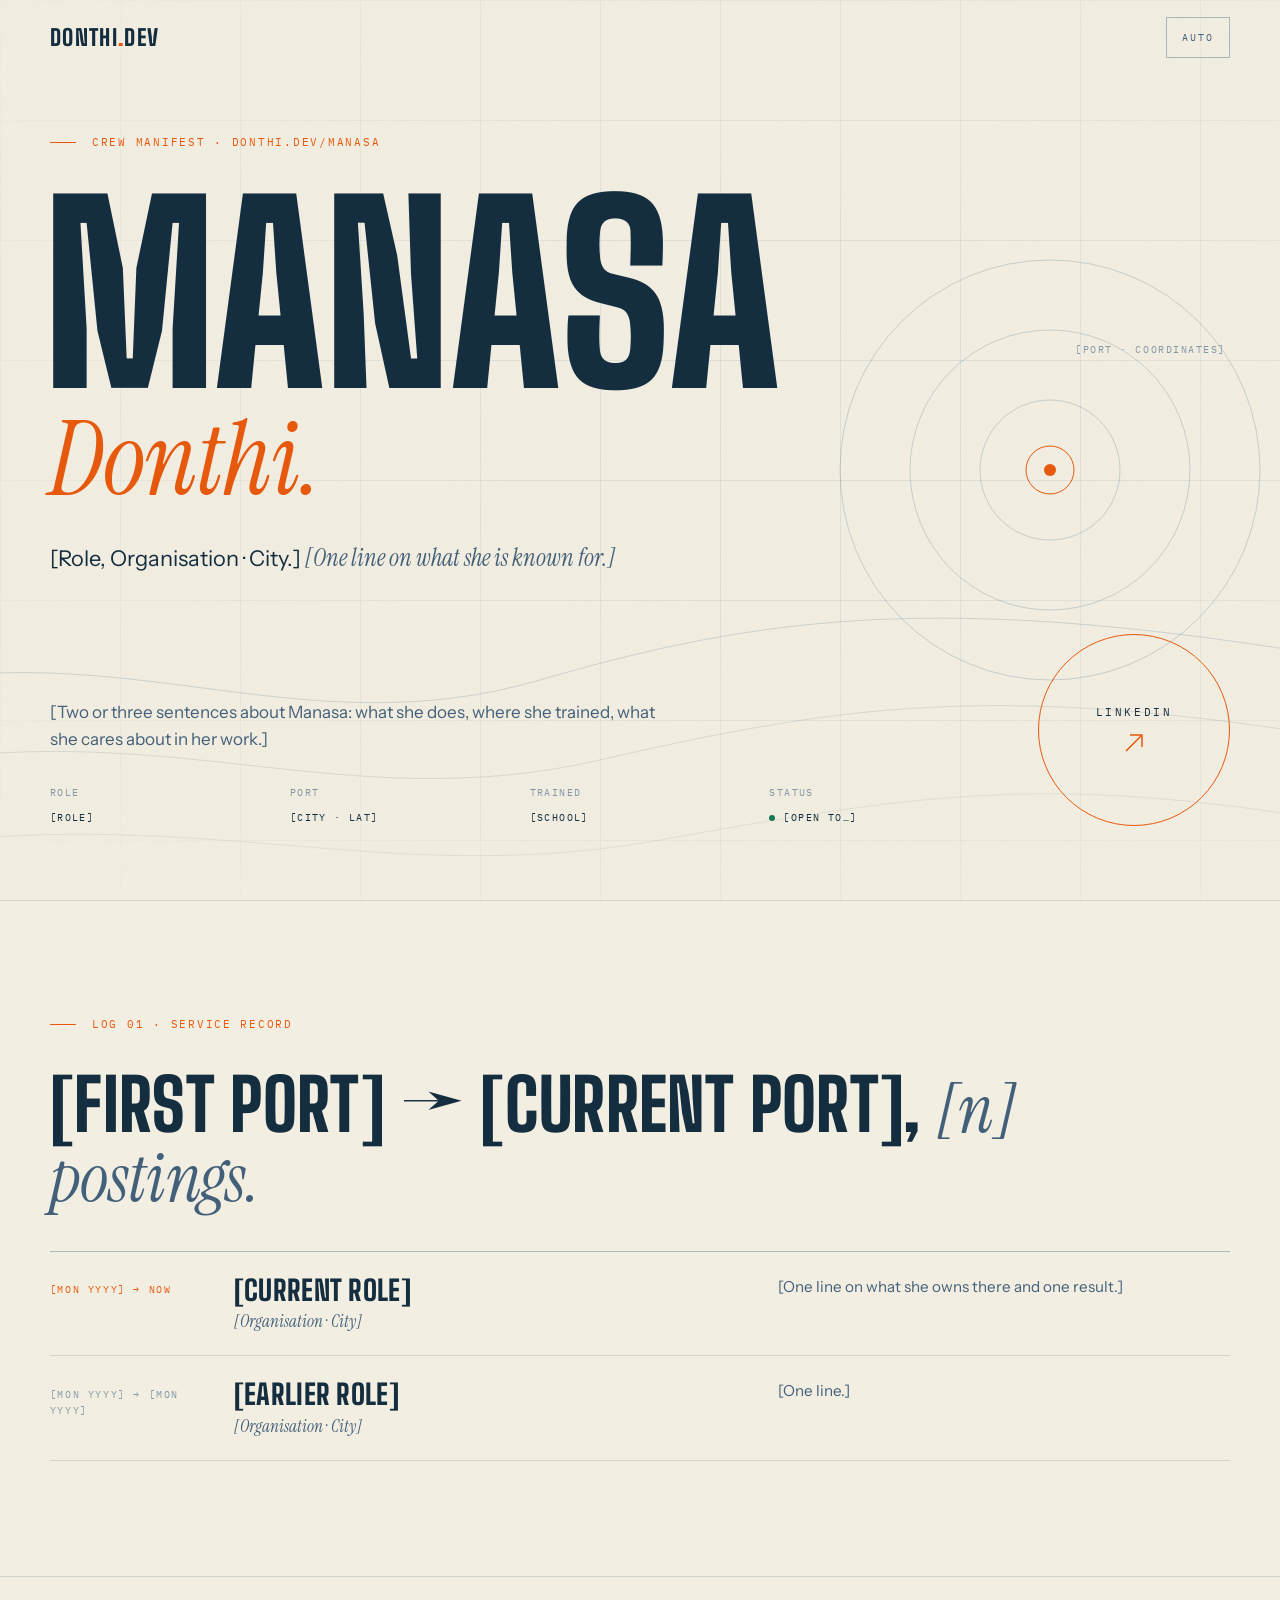
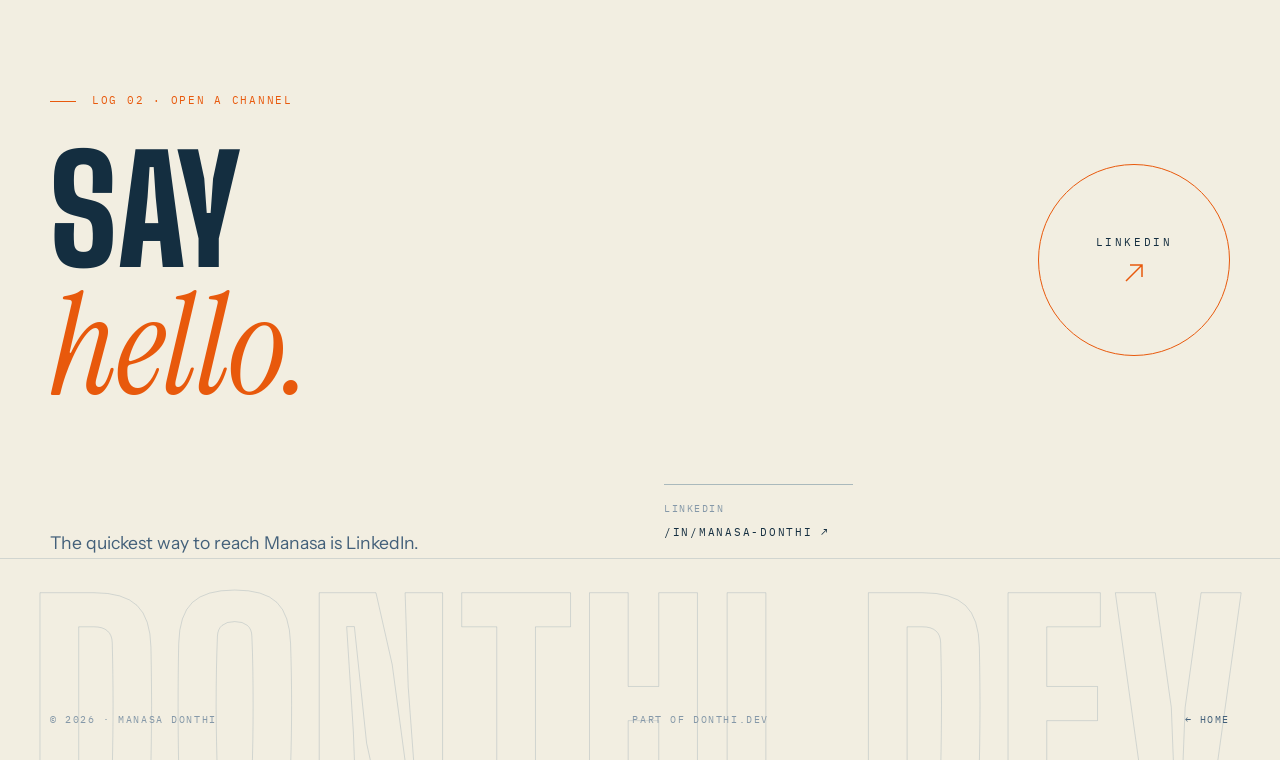
<file: manasa.html>
<!DOCTYPE html>
<html lang="en">

<head>
  <meta charset="UTF-8" />
  <meta name="viewport" content="width=device-width, initial-scale=1.0" />
  <meta name="robots" content="noindex, nofollow, noarchive, noimageindex, noai, noimageai" />
  <meta name="tdm-reservation" content="1" />
  <title>Manasa Donthi</title>
  <meta name="description" content="Manasa Donthi on donthi.dev." />
  <meta property="og:type" content="profile" />
  <meta property="og:title" content="Manasa Donthi" />
  <meta property="og:description" content="Manasa Donthi on donthi.dev." />
  <meta property="og:url" content="https://donthi.dev/manasa" />
  <link rel="canonical" href="https://donthi.dev/manasa" />
  <meta property="og:image" content="https://donthi.dev/assets/og/manasa.png" />
  <meta property="og:image:width" content="1200" />
  <meta property="og:image:height" content="630" />
  <meta name="twitter:card" content="summary_large_image" />
  <meta name="theme-color" content="#050d14" />

  <link rel="preconnect" href="https://fonts.googleapis.com" />
  <link rel="preconnect" href="https://fonts.gstatic.com" crossorigin />
  <link
    href="https://fonts.googleapis.com/css2?family=Big+Shoulders:opsz,wght@10..72,700;10..72,800&family=Instrument+Sans:wght@400;500;600&family=Instrument+Serif:ital@1&family=IBM+Plex+Mono:wght@400;500;600&display=swap"
    rel="stylesheet" />
  <link rel="stylesheet" href="/harbor.css?v=20260919a" />
  <script>
    (function () {
      try {
        var p = localStorage.getItem("skd-theme");
        var d = (p === "light" || p === "dark") ? p
          : (window.matchMedia("(prefers-color-scheme: light)").matches ? "light" : "dark");
        document.documentElement.dataset.theme = d;
      } catch (e) { /* default dark */ }
    })();
  </script>
</head>

<body>

  <div class="cursor" id="cursor" aria-hidden="true"><span class="cursor-ring"><span class="cursor-label" id="cursor-label"></span></span></div>
  <div class="grain" aria-hidden="true"></div>

  <header class="topbar" id="topbar">
    <a href="/" class="brand" data-cursor="HOME">DONTHI<span class="brand-dot">.</span>DEV</a>
    <button class="theme-toggle" id="theme-toggle" type="button" aria-label="Switch theme" data-cursor="THEME" style="margin-left:auto">AUTO</button>
  </header>

  <main class="crew" id="top">

    <section class="crew-hero" aria-label="Manasa Donthi">
      <div class="chart" aria-hidden="true">
        <svg class="chart-svg" viewBox="0 0 1440 900" preserveAspectRatio="xMidYMid slice">
          <path class="contour" d="M-50,690 C200,630 380,750 620,680 S1050,590 1490,670" style="opacity:.5" />
          <path class="contour" d="M-50,770 C240,710 420,820 680,760 S1100,680 1490,750" style="opacity:.38" />
          <path class="contour" d="M-50,850 C280,800 460,890 740,840 S1150,770 1490,835" style="opacity:.26" />
          <circle class="ring" cx="1130" cy="470" r="210" /><circle class="ring" cx="1130" cy="470" r="140" /><circle class="ring" cx="1130" cy="470" r="70" />
          <circle class="fix-now" cx="1130" cy="470" r="6" />
          <circle class="fix-halo" cx="1130" cy="470" r="24" />
        </svg>
        <span class="annot" style="top:38%;left:84%">[PORT · COORDINATES]</span>
      </div>

      <p class="log-head mono">Crew manifest · donthi.dev/manasa</p>
      <h1 class="crew-name">MANASA<span class="serif">Donthi.</span></h1>
      <p class="crew-role">[Role, Organisation · City.] <span class="serif">[One line on what she is known for.]</span></p>

      <div class="crew-grid">
        <div>
          <p class="crew-bio">[Two or three sentences about Manasa: what she does, where she trained, what she cares about in her work.]</p>
          <dl class="hero-meta mono">
            <div><dt>Role</dt><dd>[Role]</dd></div>
            <div><dt>Port</dt><dd>[City · Lat]</dd></div>
            <div><dt>Trained</dt><dd>[School]</dd></div>
            <div><dt>Status</dt><dd class="status-open"><span class="dot" aria-hidden="true"></span>[Open to…]</dd></div>
          </dl>
        </div>
        <a class="magnet mono" href="https://www.linkedin.com/in/manasa-donthi/" target="_blank" rel="noopener" data-cursor="OPEN" aria-label="Manasa Donthi on LinkedIn">
          <span>LinkedIn</span>
          <svg viewBox="0 0 26 26" aria-hidden="true"><path d="M5 21L21 5M9 5H21V17" /></svg>
        </a>
      </div>
    </section>

    <section class="log" id="record">
      <p class="log-head mono">Log 01 · Service record</p>
      <h2 class="log-title">[FIRST PORT] → [CURRENT PORT], <span class="serif">[n] postings.</span></h2>
      <ol class="crew-rows">
        <li class="current">
          <span class="cr-when mono">[Mon YYYY] → now</span>
          <span class="cr-role">[Current role]<span class="cr-org">[Organisation · City]</span></span>
          <span class="cr-note">[One line on what she owns there and one result.]</span>
        </li>
        <li>
          <span class="cr-when mono">[Mon YYYY] → [Mon YYYY]</span>
          <span class="cr-role">[Earlier role]<span class="cr-org">[Organisation · City]</span></span>
          <span class="cr-note">[One line.]</span>
        </li>
      </ol>
    </section>

    <section class="log contact" id="contact">
      <p class="log-head mono">Log 02 · Open a channel</p>
      <div class="contact-grid">
        <h2 class="contact-title">SAY<br /><span class="serif">hello.</span></h2>
        <a class="magnet mono" href="https://www.linkedin.com/in/manasa-donthi/" target="_blank" rel="noopener" data-cursor="OPEN" aria-label="Manasa Donthi on LinkedIn">
          <span>LinkedIn</span>
          <svg viewBox="0 0 26 26" aria-hidden="true"><path d="M5 21L21 5M9 5H21V17" /></svg>
        </a>
      </div>
      <div class="contact-bottom">
        <p class="contact-sub">The quickest way to reach Manasa is LinkedIn.</p>
        <ul class="channels mono">
          <li><a href="https://www.linkedin.com/in/manasa-donthi/" target="_blank" rel="noopener"><small>LinkedIn</small>/in/manasa-donthi ↗</a></li>
        </ul>
      </div>
    </section>
  </main>

  <footer class="foot">
    <span class="foot-word" aria-hidden="true">DONTHI.DEV</span>
    <div class="foot-row mono">
      <span>© 2026 · Manasa Donthi</span>
      <span>Part of donthi.dev</span>
      <a href="/">← Home</a>
    </div>
  </footer>

  <script src="/harbor.js?v=20260919a"></script>
</body>

</html>
</file>
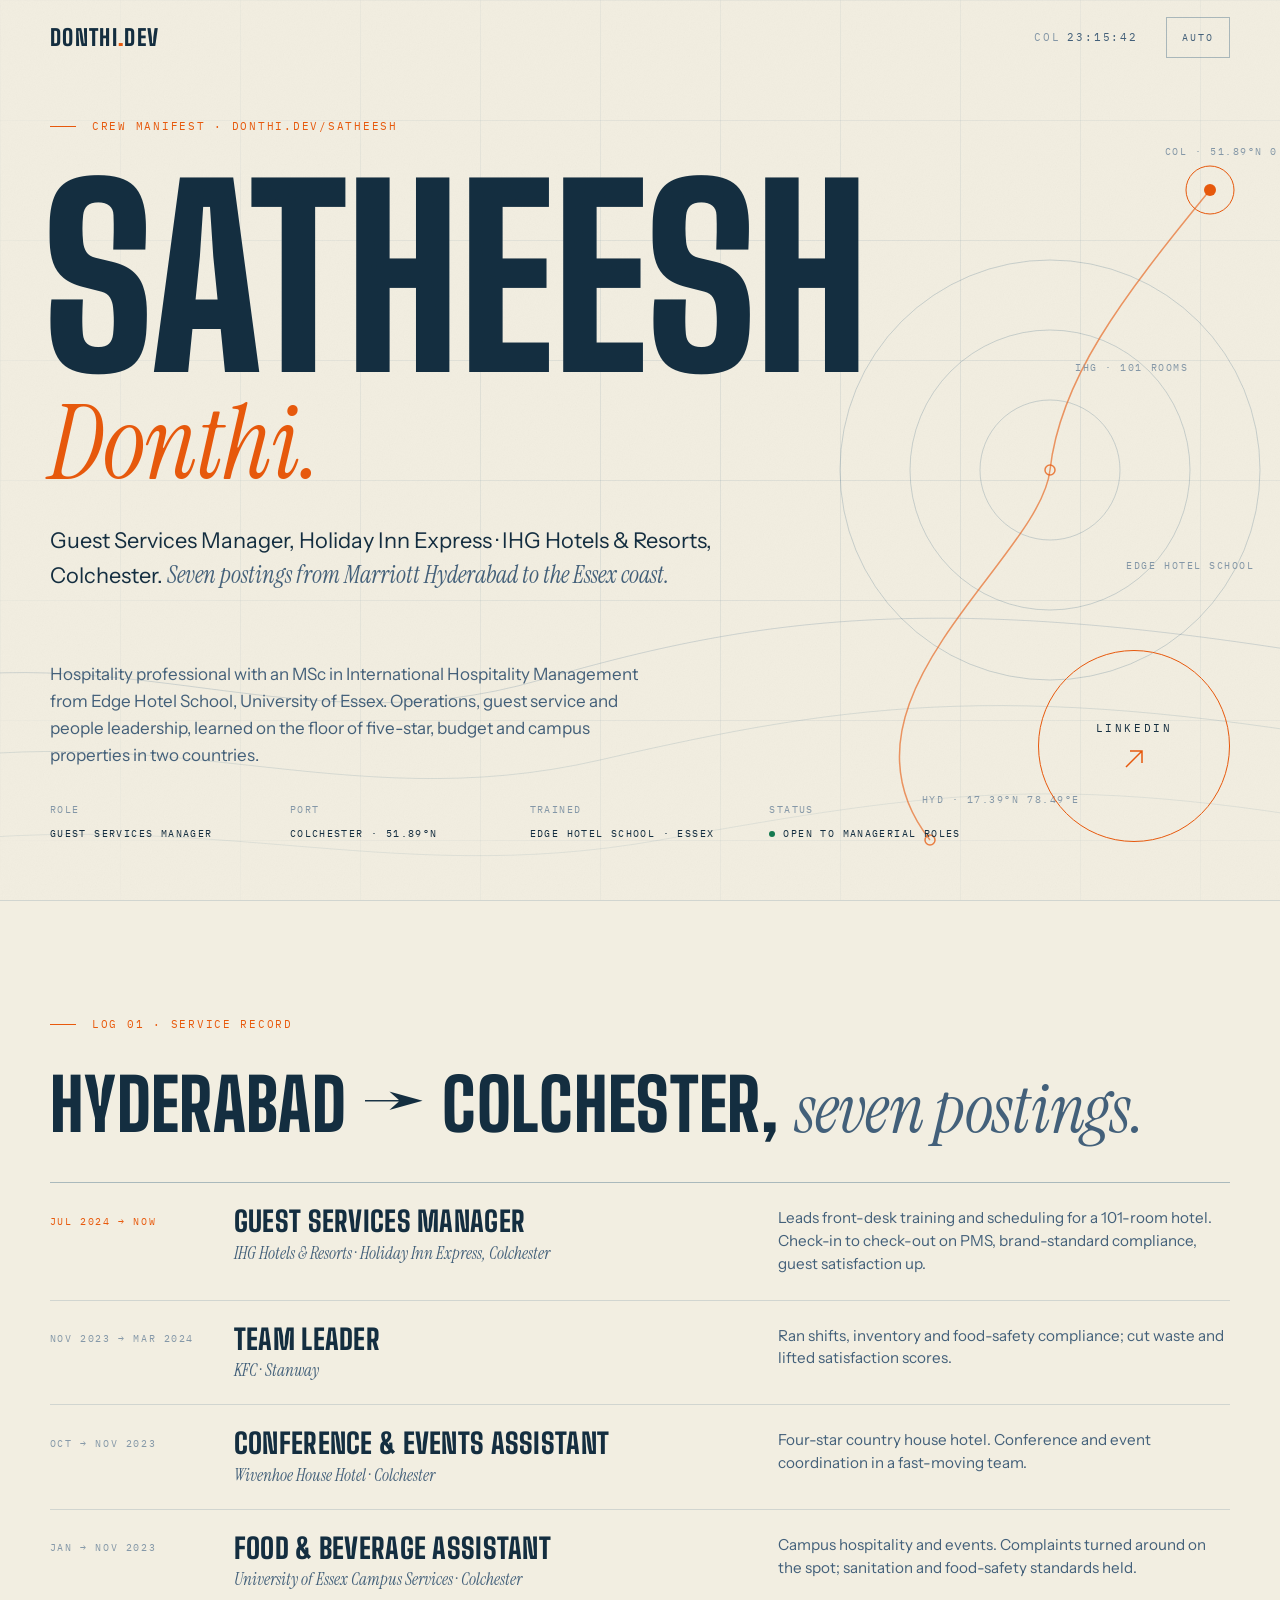
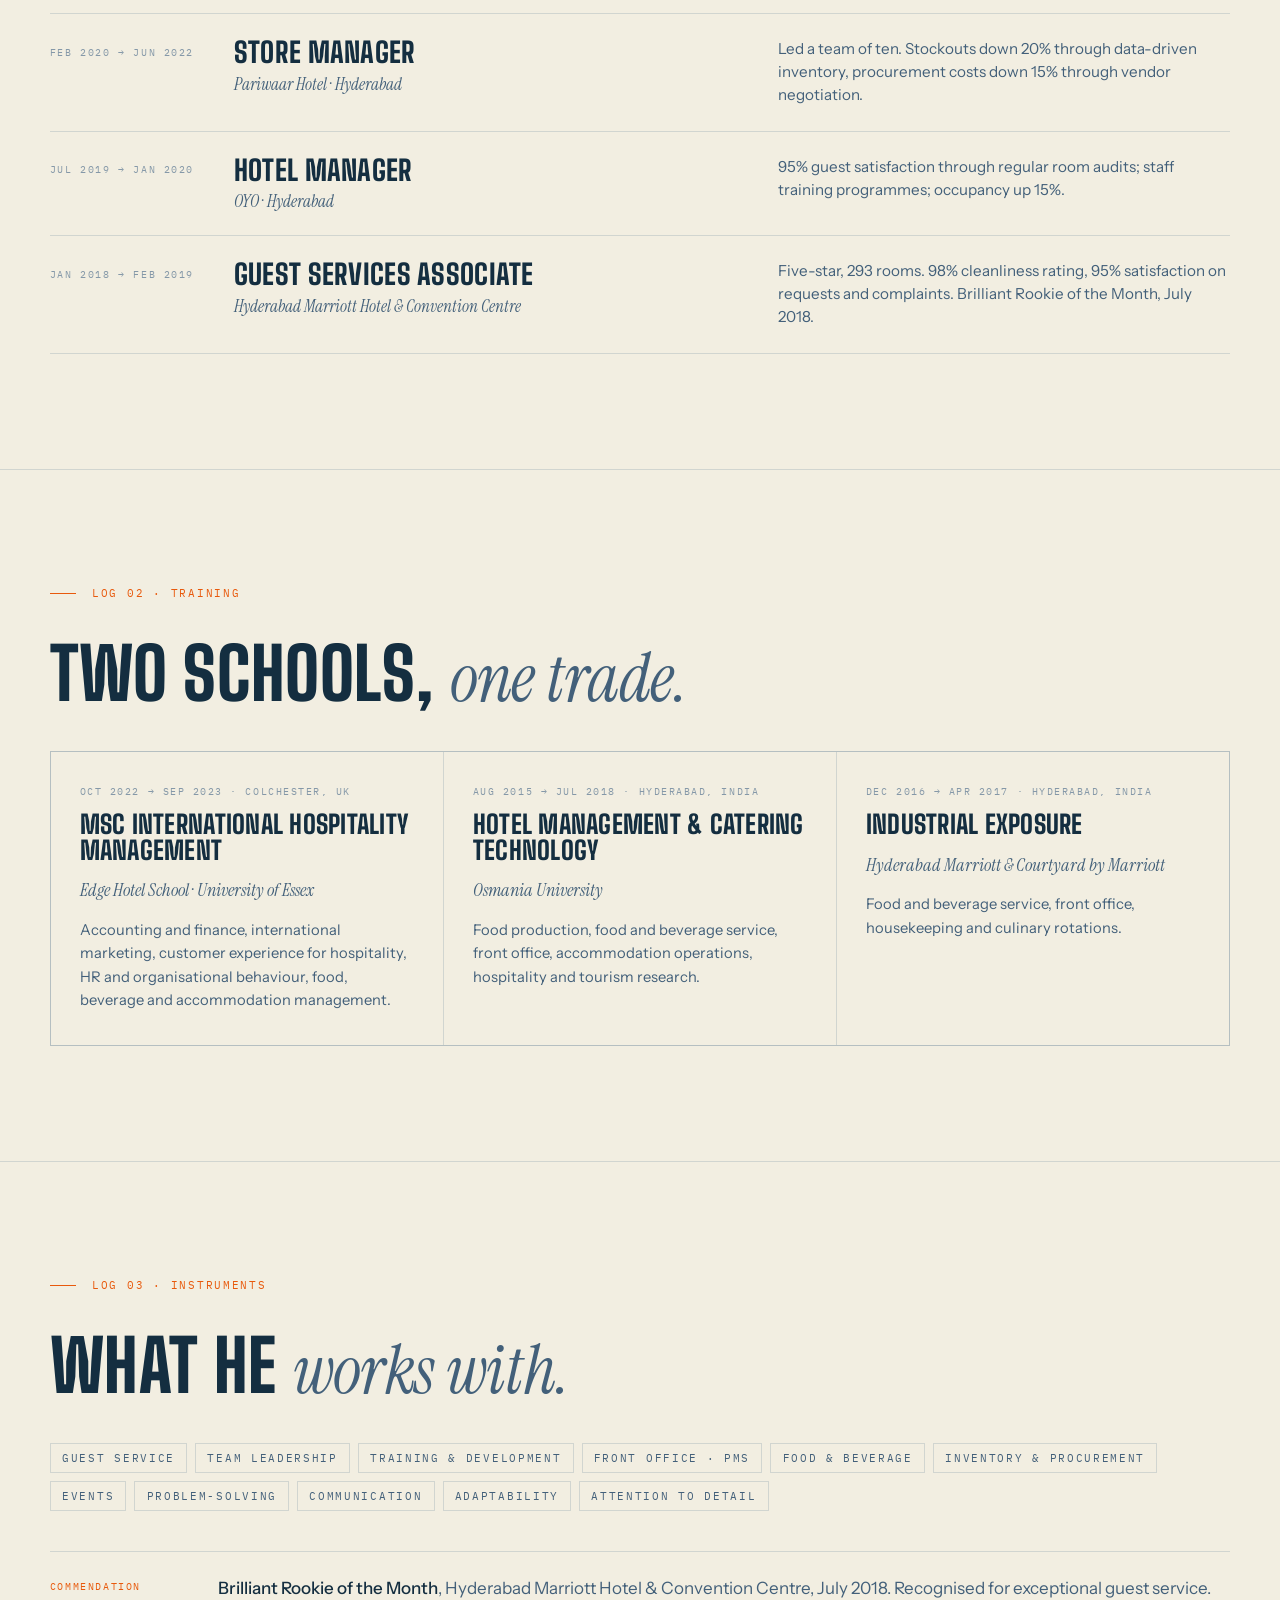
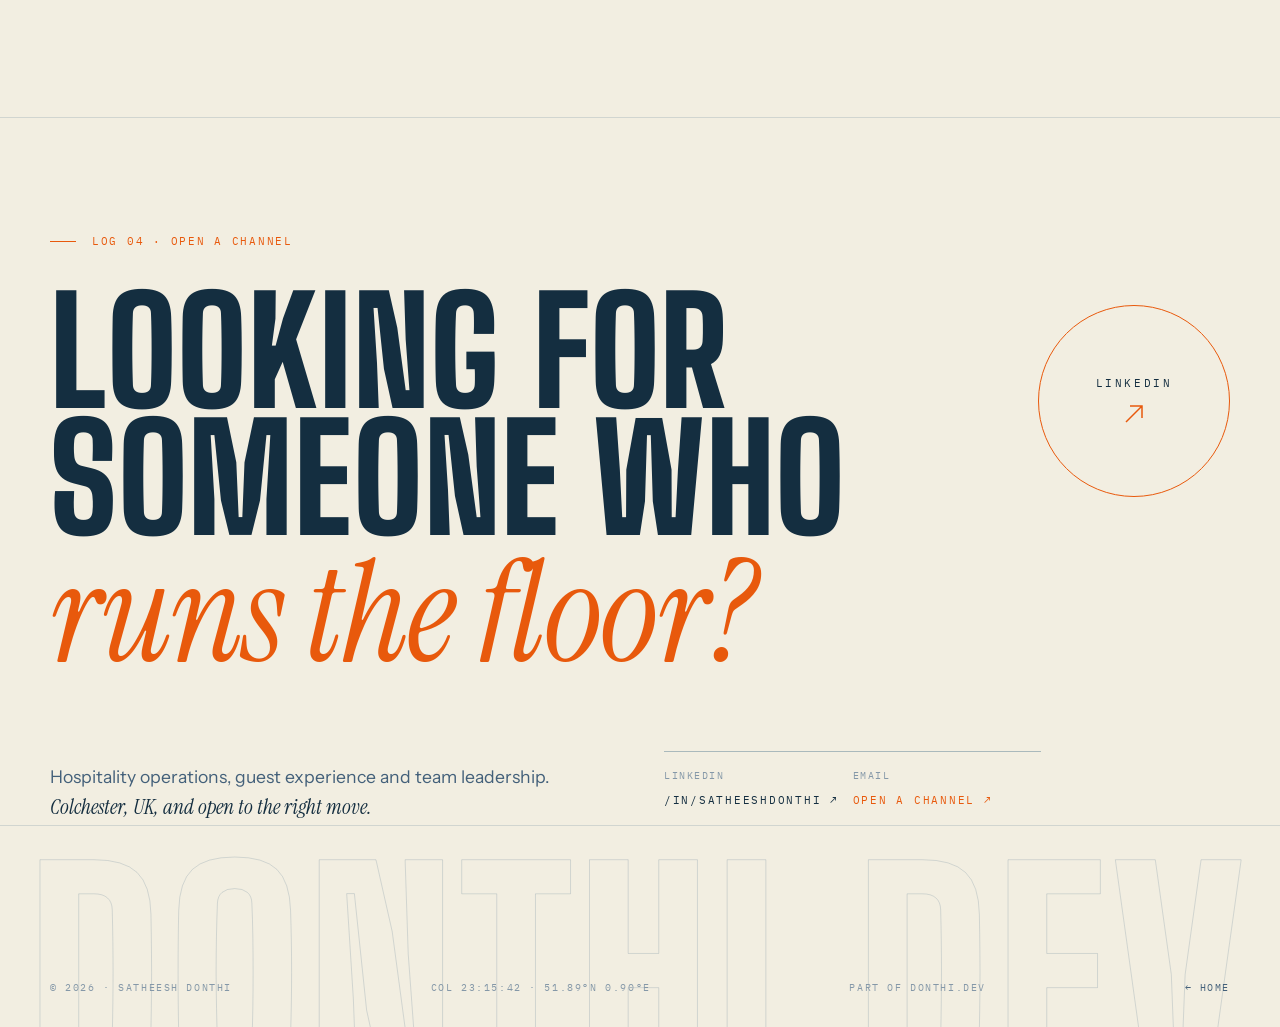
<file: satheesh.html>
<!DOCTYPE html>
<html lang="en">

<head>
  <meta charset="UTF-8" />
  <meta name="viewport" content="width=device-width, initial-scale=1.0" />
  <meta name="robots" content="noindex, nofollow, noarchive, noimageindex, noai, noimageai" />
  <meta name="tdm-reservation" content="1" />
  <title>Satheesh Donthi · Guest Services Manager</title>
  <meta name="description"
    content="Satheesh Donthi. Hospitality professional, MSc International Hospitality Management (Edge Hotel School, University of Essex). Guest Services Manager at IHG Hotels & Resorts, Colchester." />
  <meta property="og:type" content="profile" />
  <meta property="og:title" content="Satheesh Donthi · Guest Services Manager" />
  <meta property="og:description" content="Hospitality professional, MSc International Hospitality Management (Edge Hotel School, University of Essex). Guest Services Manager at IHG Hotels & Resorts, Colchester." />
  <meta property="og:url" content="https://donthi.dev/satheesh" />
  <link rel="canonical" href="https://donthi.dev/satheesh" />
  <meta property="og:image" content="https://donthi.dev/assets/og/satheesh.png" />
  <meta property="og:image:width" content="1200" />
  <meta property="og:image:height" content="630" />
  <meta name="twitter:card" content="summary_large_image" />
  <meta name="theme-color" content="#050d14" />

  <link rel="preconnect" href="https://fonts.googleapis.com" />
  <link rel="preconnect" href="https://fonts.gstatic.com" crossorigin />
  <link
    href="https://fonts.googleapis.com/css2?family=Big+Shoulders:opsz,wght@10..72,700;10..72,800&family=Instrument+Sans:wght@400;500;600&family=Instrument+Serif:ital@1&family=IBM+Plex+Mono:wght@400;500;600&display=swap"
    rel="stylesheet" />
  <link rel="stylesheet" href="/harbor.css?v=20260919a" />
  <script>
    (function () {
      try {
        var p = localStorage.getItem("skd-theme");
        var d = (p === "light" || p === "dark") ? p
          : (window.matchMedia("(prefers-color-scheme: light)").matches ? "light" : "dark");
        document.documentElement.dataset.theme = d;
      } catch (e) { /* default dark */ }
    })();
  </script>
</head>

<body>

  <div class="cursor" id="cursor" aria-hidden="true"><span class="cursor-ring"><span class="cursor-label" id="cursor-label"></span></span></div>
  <div class="grain" aria-hidden="true"></div>

  <header class="topbar" id="topbar">
    <a href="/" class="brand" data-cursor="HOME">DONTHI<span class="brand-dot">.</span>DEV</a>
    <div class="ship-clock mono" aria-label="Colchester local time" style="margin-left:auto">
      <span class="clock-port">COL</span><span data-clock data-tz="Europe/London">--:--:--</span>
    </div>
    <button class="theme-toggle" id="theme-toggle" type="button" aria-label="Switch theme" data-cursor="THEME">AUTO</button>
  </header>

  <main class="crew" id="top">

    <section class="crew-hero" aria-label="Satheesh Donthi">
      <div class="chart" aria-hidden="true">
        <svg class="chart-svg" viewBox="0 0 1440 900" preserveAspectRatio="xMidYMid slice">
          <path class="contour" d="M-50,690 C200,630 380,750 620,680 S1050,590 1490,670" style="opacity:.5" />
          <path class="contour" d="M-50,770 C240,710 420,820 680,760 S1100,680 1490,750" style="opacity:.38" />
          <path class="contour" d="M-50,850 C280,800 460,890 740,840 S1150,770 1490,835" style="opacity:.26" />
          <circle class="ring" cx="1130" cy="470" r="210" /><circle class="ring" cx="1130" cy="470" r="140" /><circle class="ring" cx="1130" cy="470" r="70" />
          <path class="route dashed" pathLength="1" d="M1010,840 C900,700 1120,560 1130,470 S1200,300 1290,190" style="stroke-dashoffset:0" />
          <g class="fixes" style="opacity:1">
            <circle cx="1010" cy="840" r="5" style="opacity:.75" /><circle cx="1130" cy="470" r="5" style="opacity:.75" />
          </g>
          <circle class="fix-now" cx="1290" cy="190" r="6" />
          <circle class="fix-halo" cx="1290" cy="190" r="24" />
        </svg>
        <span class="annot" style="top:88%;left:72%">HYD · 17.39°N 78.49°E</span>
        <span class="annot" style="top:16%;left:91%">COL · 51.89°N 0.90°E</span>
        <span class="annot" style="top:40%;left:84%">IHG · 101 ROOMS</span>
        <span class="annot" style="top:62%;left:88%">EDGE HOTEL SCHOOL</span>
      </div>

      <p class="log-head mono">Crew manifest · donthi.dev/satheesh</p>
      <h1 class="crew-name">SATHEESH<span class="serif">Donthi.</span></h1>
      <p class="crew-role">Guest Services Manager, Holiday Inn Express · IHG Hotels &amp; Resorts, Colchester. <span class="serif">Seven postings from Marriott Hyderabad to the Essex coast.</span></p>

      <div class="crew-grid">
        <div>
          <p class="crew-bio">Hospitality professional with an MSc in International Hospitality Management from Edge Hotel School, University of Essex. Operations, guest service and people leadership, learned on the floor of five-star, budget and campus properties in two countries.</p>
          <dl class="hero-meta mono">
            <div><dt>Role</dt><dd>Guest Services Manager</dd></div>
            <div><dt>Port</dt><dd>Colchester · 51.89°N</dd></div>
            <div><dt>Trained</dt><dd>Edge Hotel School · Essex</dd></div>
            <div><dt>Status</dt><dd class="status-open"><span class="dot" aria-hidden="true"></span>Open to managerial roles</dd></div>
          </dl>
        </div>
        <a class="magnet mono" href="https://www.linkedin.com/in/satheeshdonthi/" target="_blank" rel="noopener" data-cursor="OPEN" aria-label="Satheesh Donthi on LinkedIn">
          <span>LinkedIn</span>
          <svg viewBox="0 0 26 26" aria-hidden="true"><path d="M5 21L21 5M9 5H21V17" /></svg>
        </a>
      </div>
    </section>

    <section class="log" id="record">
      <p class="log-head mono">Log 01 · Service record</p>
      <h2 class="log-title">HYDERABAD → COLCHESTER, <span class="serif">seven postings.</span></h2>
      <ol class="crew-rows">
        <li class="current">
          <span class="cr-when mono">Jul 2024 → now</span>
          <span class="cr-role">Guest Services Manager<span class="cr-org">IHG Hotels &amp; Resorts · Holiday Inn Express, Colchester</span></span>
          <span class="cr-note">Leads front-desk training and scheduling for a 101-room hotel. Check-in to check-out on PMS, brand-standard compliance, guest satisfaction up.</span>
        </li>
        <li>
          <span class="cr-when mono">Nov 2023 → Mar 2024</span>
          <span class="cr-role">Team Leader<span class="cr-org">KFC · Stanway</span></span>
          <span class="cr-note">Ran shifts, inventory and food-safety compliance; cut waste and lifted satisfaction scores.</span>
        </li>
        <li>
          <span class="cr-when mono">Oct → Nov 2023</span>
          <span class="cr-role">Conference &amp; Events Assistant<span class="cr-org">Wivenhoe House Hotel · Colchester</span></span>
          <span class="cr-note">Four-star country house hotel. Conference and event coordination in a fast-moving team.</span>
        </li>
        <li>
          <span class="cr-when mono">Jan → Nov 2023</span>
          <span class="cr-role">Food &amp; Beverage Assistant<span class="cr-org">University of Essex Campus Services · Colchester</span></span>
          <span class="cr-note">Campus hospitality and events. Complaints turned around on the spot; sanitation and food-safety standards held.</span>
        </li>
        <li>
          <span class="cr-when mono">Feb 2020 → Jun 2022</span>
          <span class="cr-role">Store Manager<span class="cr-org">Pariwaar Hotel · Hyderabad</span></span>
          <span class="cr-note">Led a team of ten. Stockouts down 20% through data-driven inventory, procurement costs down 15% through vendor negotiation.</span>
        </li>
        <li>
          <span class="cr-when mono">Jul 2019 → Jan 2020</span>
          <span class="cr-role">Hotel Manager<span class="cr-org">OYO · Hyderabad</span></span>
          <span class="cr-note">95% guest satisfaction through regular room audits; staff training programmes; occupancy up 15%.</span>
        </li>
        <li>
          <span class="cr-when mono">Jan 2018 → Feb 2019</span>
          <span class="cr-role">Guest Services Associate<span class="cr-org">Hyderabad Marriott Hotel &amp; Convention Centre</span></span>
          <span class="cr-note">Five-star, 293 rooms. 98% cleanliness rating, 95% satisfaction on requests and complaints. Brilliant Rookie of the Month, July 2018.</span>
        </li>
      </ol>
    </section>

    <section class="log" id="training">
      <p class="log-head mono">Log 02 · Training</p>
      <h2 class="log-title">TWO SCHOOLS, <span class="serif">one trade.</span></h2>
      <div class="crew-cards">
        <article class="crew-card">
          <span class="mono">Oct 2022 → Sep 2023 · Colchester, UK</span>
          <h3>MSc International Hospitality Management</h3>
          <p class="cc-org">Edge Hotel School · University of Essex</p>
          <p>Accounting and finance, international marketing, customer experience for hospitality, HR and organisational behaviour, food, beverage and accommodation management.</p>
        </article>
        <article class="crew-card">
          <span class="mono">Aug 2015 → Jul 2018 · Hyderabad, India</span>
          <h3>Hotel Management &amp; Catering Technology</h3>
          <p class="cc-org">Osmania University</p>
          <p>Food production, food and beverage service, front office, accommodation operations, hospitality and tourism research.</p>
        </article>
        <article class="crew-card">
          <span class="mono">Dec 2016 → Apr 2017 · Hyderabad, India</span>
          <h3>Industrial Exposure</h3>
          <p class="cc-org">Hyderabad Marriott &amp; Courtyard by Marriott</p>
          <p>Food and beverage service, front office, housekeeping and culinary rotations.</p>
        </article>
      </div>
    </section>

    <section class="log" id="instruments">
      <p class="log-head mono">Log 03 · Instruments</p>
      <h2 class="log-title">WHAT HE <span class="serif">works with.</span></h2>
      <ul class="stack-tags mono">
        <li>Guest service</li><li>Team leadership</li><li>Training &amp; development</li><li>Front office · PMS</li><li>Food &amp; beverage</li>
        <li>Inventory &amp; procurement</li><li>Events</li><li>Problem-solving</li><li>Communication</li><li>Adaptability</li><li>Attention to detail</li>
      </ul>
      <div class="crew-award">
        <span class="mono">Commendation</span>
        <p><strong>Brilliant Rookie of the Month</strong>, Hyderabad Marriott Hotel &amp; Convention Centre, July 2018. Recognised for exceptional guest service.</p>
      </div>
    </section>

    <section class="log contact" id="contact">
      <p class="log-head mono">Log 04 · Open a channel</p>
      <div class="contact-grid">
        <h2 class="contact-title">LOOKING FOR<br />SOMEONE WHO<br /><span class="serif">runs the floor?</span></h2>
        <a class="magnet mono" href="https://www.linkedin.com/in/satheeshdonthi/" target="_blank" rel="noopener" data-cursor="OPEN" aria-label="Satheesh Donthi on LinkedIn">
          <span>LinkedIn</span>
          <svg viewBox="0 0 26 26" aria-hidden="true"><path d="M5 21L21 5M9 5H21V17" /></svg>
        </a>
      </div>
      <div class="contact-bottom">
        <p class="contact-sub">Hospitality operations, guest experience and team leadership. <span class="serif">Colchester, UK, and open to the right move.</span></p>
        <ul class="channels mono">
          <li><a href="https://www.linkedin.com/in/satheeshdonthi/" target="_blank" rel="noopener"><small>LinkedIn</small>/in/satheeshdonthi ↗</a></li>
          <li class="ch-mail"><a href="#contact" data-mail data-mail-to="donthisatheesh|gmail.com"><small>Email</small>Open a channel ↗</a></li>
        </ul>
      </div>
    </section>
  </main>

  <footer class="foot">
    <span class="foot-word" aria-hidden="true">DONTHI.DEV</span>
    <div class="foot-row mono">
      <span>© 2026 · Satheesh Donthi</span>
      <span>COL <span data-clock data-tz="Europe/London">--:--:--</span> · 51.89°N 0.90°E</span>
      <span>Part of donthi.dev</span>
      <a href="/">← Home</a>
    </div>
  </footer>

  <script src="/harbor.js?v=20260919a"></script>
</body>

</html>
</file>
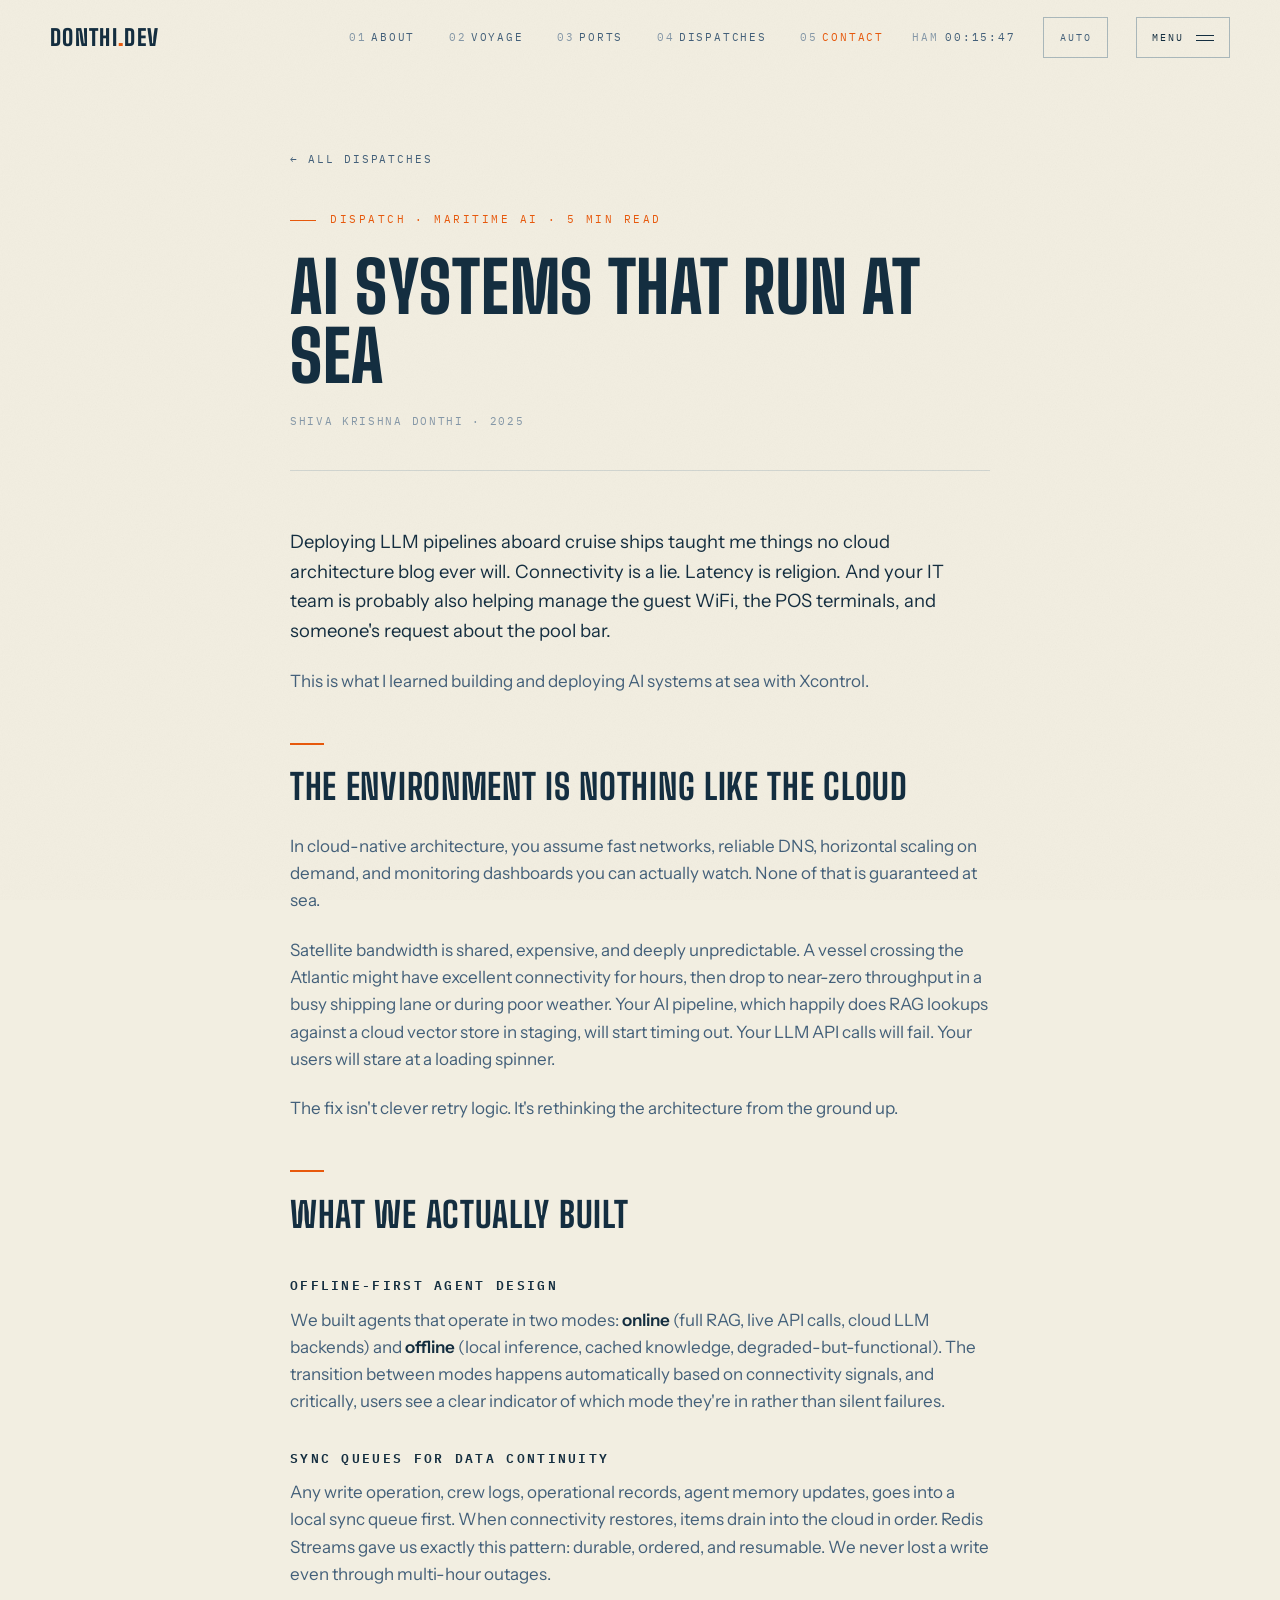
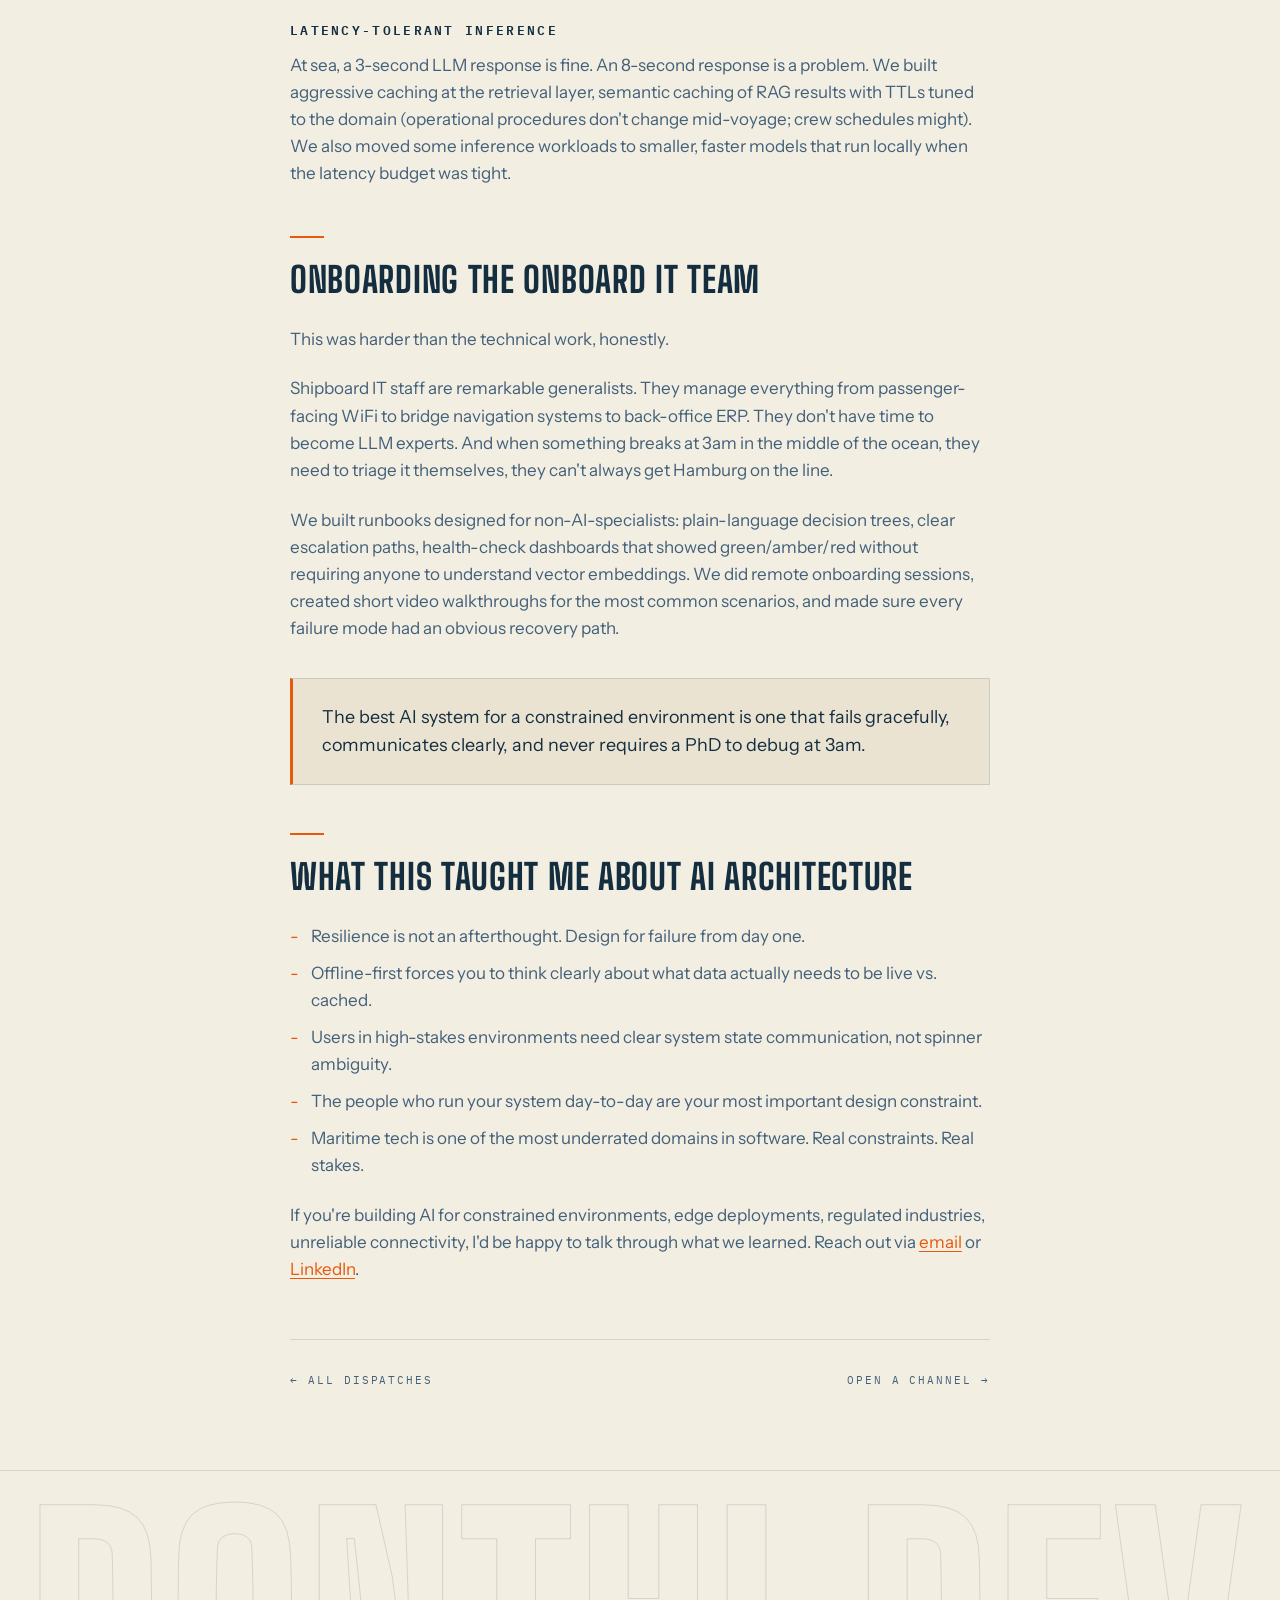
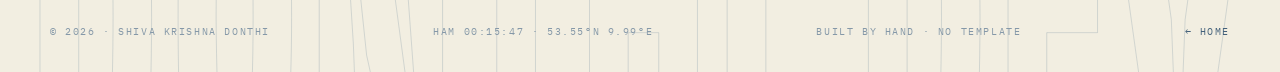
<file: blog/at-sea.html>
<!DOCTYPE html>
<html lang="en">

<head>
  <meta charset="UTF-8" />
  <meta name="viewport" content="width=device-width, initial-scale=1.0" />
  <meta name="robots" content="noindex, nofollow, noarchive, noimageindex, noai, noimageai" />
  <meta name="tdm-reservation" content="1" />
  <title>AI Systems That Run at Sea · Shiva Krishna Donthi</title>
  <meta name="description"
    content="What deploying LLM pipelines aboard cruise ships teaches about offline-first agents, sync queues, and latency-tolerant inference." />
  <meta property="og:type" content="article" />
  <meta property="og:title" content="AI Systems That Run at Sea · Shiva Krishna Donthi" />
  <meta property="og:description" content="What deploying LLM pipelines aboard cruise ships teaches about offline-first agents, sync queues, and latency-tolerant inference." />
  <meta property="og:url" content="https://donthi.dev/blog/at-sea" />
  <link rel="canonical" href="https://donthi.dev/blog/at-sea" />
  <meta property="og:image" content="https://donthi.dev/assets/og/at-sea.png" />
  <meta property="og:image:width" content="1200" />
  <meta property="og:image:height" content="630" />
  <meta name="twitter:card" content="summary_large_image" />
  <meta name="theme-color" content="#050d14" />

  <link rel="preconnect" href="https://fonts.googleapis.com" />
  <link rel="preconnect" href="https://fonts.gstatic.com" crossorigin />
  <link
    href="https://fonts.googleapis.com/css2?family=Big+Shoulders:opsz,wght@10..72,700;10..72,800&family=Instrument+Sans:wght@400;500;600&family=Instrument+Serif:ital@1&family=IBM+Plex+Mono:wght@400;500;600&display=swap"
    rel="stylesheet" />
  <link rel="stylesheet" href="../harbor.css?v=20260919a" />
  <link rel="stylesheet" href="../harbor-post.css?v=20260919a" />
  <script>
    (function () {
      try {
        var p = localStorage.getItem("skd-theme");
        var d = (p === "light" || p === "dark") ? p
          : (window.matchMedia("(prefers-color-scheme: light)").matches ? "light" : "dark");
        document.documentElement.dataset.theme = d;
      } catch (e) { /* default dark */ }
    })();
  </script>
</head>

<body>

  <div class="cursor" id="cursor" aria-hidden="true"><span class="cursor-ring"><span class="cursor-label" id="cursor-label"></span></span></div>
  <div class="grain" aria-hidden="true"></div>

  <header class="topbar" id="topbar">
    <a href="/" class="brand" data-cursor="HOME">DONTHI<span class="brand-dot">.</span>DEV</a>
    <nav class="topnav" aria-label="Sections">
      <a href="/#log-about"><span class="nav-idx">01</span>ABOUT</a>
      <a href="/#log-voyage"><span class="nav-idx">02</span>VOYAGE</a>
      <a href="/#log-ports"><span class="nav-idx">03</span>PORTS</a>
      <a href="/#log-dispatches"><span class="nav-idx">04</span>DISPATCHES</a>
      <a href="/#log-contact" class="nav-contact"><span class="nav-idx">05</span>CONTACT</a>
    </nav>
    <div class="ship-clock mono" aria-label="Hamburg local time">
      <span class="clock-port">HAM</span><span data-clock>--:--:--</span>
    </div>
    <button class="theme-toggle" id="theme-toggle" type="button" aria-label="Switch theme" data-cursor="THEME">AUTO</button>
    <button class="menu-btn" id="menu-btn" type="button" aria-expanded="false" aria-controls="menu" data-cursor="MENU">
      <span class="menu-text">MENU</span>
      <span class="menu-lines" aria-hidden="true"><span></span><span></span></span>
    </button>
  </header>

  <div class="menu" id="menu" aria-hidden="true">
    <div class="menu-inner">
      <nav class="menu-nav" aria-label="Menu">
        <a href="/#log-about"><span class="m-idx">01</span>ABOUT<span class="m-aside">who's aboard</span></a>
        <a href="/#log-principles"><span class="m-idx">02</span>PRINCIPLES<span class="m-aside">standing orders</span></a>
        <a href="/#log-voyage"><span class="m-idx">03</span>VOYAGE<span class="m-aside">Hyderabad → Hamburg, five waypoints</span></a>
        <a href="/#log-ports"><span class="m-idx">04</span>PORTS OF CALL<span class="m-aside">three domains, one method</span></a>
        <a href="/#log-stack"><span class="m-idx">05</span>STACK<span class="m-aside">instruments and cargo</span></a>
        <a href="/#log-dispatches"><span class="m-idx">06</span>DISPATCHES<span class="m-aside">notes from the engine room</span></a>
        <a href="/#log-contact"><span class="m-idx">07</span>CONTACT<span class="m-aside">open a channel</span></a>
      </nav>
      <div class="menu-rule" aria-hidden="true"></div>
      <aside class="menu-side">
        <div>
          <p class="ms-label">Hamburg · local time</p>
          <p class="menu-clock" data-clock="split">--:--<span class="sec">:--</span></p>
          <p class="menu-coords">53.55°N 9.99°E · UTC+2</p>
        </div>
        <div>
          <p class="ms-label">Channels</p>
          <ul class="menu-links">
            <li><a href="https://linkedin.com/in/skdonthi" target="_blank" rel="noopener">LinkedIn<span>/in/skdonthi ↗</span></a></li>
            <li><a href="https://github.com/skdonthi" target="_blank" rel="noopener">GitHub<span>/skdonthi ↗</span></a></li>
            <li><a href="/#log-contact" data-mail>Email<span>open a channel ↗</span></a></li>
          </ul>
        </div>
        <div>
          <p class="ms-label">Chart</p>
          <div class="seg" role="group" aria-label="Theme">
            <button type="button" data-theme-set="system" aria-pressed="false">Auto</button>
            <button type="button" data-theme-set="light" aria-pressed="false">Day</button>
            <button type="button" data-theme-set="dark" aria-pressed="false">Night</button>
          </div>
        </div>
      </aside>
    </div>
  </div>

  <main class="post">
    <a class="post-back" href="/#log-dispatches">← ALL DISPATCHES</a>

    <div class="post-head">
      <p class="post-eyebrow">DISPATCH · MARITIME AI · 5 MIN READ</p>
      <h1 class="post-title">AI Systems That Run at Sea</h1>
      <p class="post-meta">SHIVA KRISHNA DONTHI · 2025</p>
    </div>

    <article class="post-body">
      <p>Deploying LLM pipelines aboard cruise ships taught me things no cloud architecture blog ever will. Connectivity is a lie. Latency is religion. And your IT team is probably also helping manage the guest WiFi, the POS terminals, and someone's request about the pool bar.</p>

      <p>This is what I learned building and deploying AI systems at sea with Xcontrol.</p>

      <h2>The environment is nothing like the cloud</h2>

      <p>In cloud-native architecture, you assume fast networks, reliable DNS, horizontal scaling on demand, and monitoring dashboards you can actually watch. None of that is guaranteed at sea.</p>

      <p>Satellite bandwidth is shared, expensive, and deeply unpredictable. A vessel crossing the Atlantic might have excellent connectivity for hours, then drop to near-zero throughput in a busy shipping lane or during poor weather. Your AI pipeline, which happily does RAG lookups against a cloud vector store in staging, will start timing out. Your LLM API calls will fail. Your users will stare at a loading spinner.</p>

      <p>The fix isn't clever retry logic. It's rethinking the architecture from the ground up.</p>

      <h2>What we actually built</h2>

      <h3>Offline-first agent design</h3>
      <p>We built agents that operate in two modes: <strong>online</strong> (full RAG, live API calls, cloud LLM backends) and <strong>offline</strong> (local inference, cached knowledge, degraded-but-functional). The transition between modes happens automatically based on connectivity signals, and critically, users see a clear indicator of which mode they're in rather than silent failures.</p>

      <h3>Sync queues for data continuity</h3>
      <p>Any write operation, crew logs, operational records, agent memory updates, goes into a local sync queue first. When connectivity restores, items drain into the cloud in order. Redis Streams gave us exactly this pattern: durable, ordered, and resumable. We never lost a write even through multi-hour outages.</p>

      <h3>Latency-tolerant inference</h3>
      <p>At sea, a 3-second LLM response is fine. An 8-second response is a problem. We built aggressive caching at the retrieval layer, semantic caching of RAG results with TTLs tuned to the domain (operational procedures don't change mid-voyage; crew schedules might). We also moved some inference workloads to smaller, faster models that run locally when the latency budget was tight.</p>

      <h2>Onboarding the onboard IT team</h2>

      <p>This was harder than the technical work, honestly.</p>

      <p>Shipboard IT staff are remarkable generalists. They manage everything from passenger-facing WiFi to bridge navigation systems to back-office ERP. They don't have time to become LLM experts. And when something breaks at 3am in the middle of the ocean, they need to triage it themselves, they can't always get Hamburg on the line.</p>

      <p>We built runbooks designed for non-AI-specialists: plain-language decision trees, clear escalation paths, health-check dashboards that showed green/amber/red without requiring anyone to understand vector embeddings. We did remote onboarding sessions, created short video walkthroughs for the most common scenarios, and made sure every failure mode had an obvious recovery path.</p>

      <blockquote>
        <p>The best AI system for a constrained environment is one that fails gracefully, communicates clearly, and never requires a PhD to debug at 3am.</p>
      </blockquote>

      <h2>What this taught me about AI architecture</h2>

      <ul>
        <li>Resilience is not an afterthought. Design for failure from day one.</li>
        <li>Offline-first forces you to think clearly about what data actually needs to be live vs. cached.</li>
        <li>Users in high-stakes environments need clear system state communication, not spinner ambiguity.</li>
        <li>The people who run your system day-to-day are your most important design constraint.</li>
        <li>Maritime tech is one of the most underrated domains in software. Real constraints. Real stakes.</li>
      </ul>

      <p>If you're building AI for constrained environments, edge deployments, regulated industries, unreliable connectivity, I'd be happy to talk through what we learned. Reach out via <a href="mailto:skdonthi@outlook.com">email</a> or <a href="https://linkedin.com/in/skdonthi">LinkedIn</a>.</p>
    </article>

    <div class="post-foot">
      <a href="/#log-dispatches">← ALL DISPATCHES</a>
      <a href="/#log-contact">OPEN A CHANNEL →</a>
    </div>
  </main>

  <footer class="foot">
    <span class="foot-word" aria-hidden="true">DONTHI.DEV</span>
    <div class="foot-row mono">
      <span>© 2026 · Shiva Krishna Donthi</span>
      <span>HAM <span data-clock>--:--:--</span> · 53.55°N 9.99°E</span>
      <span>Built by hand · no template</span>
      <a href="/">← Home</a>
    </div>
  </footer>

  <script src="../harbor.js?v=20260919a"></script>
</body>

</html>
</file>
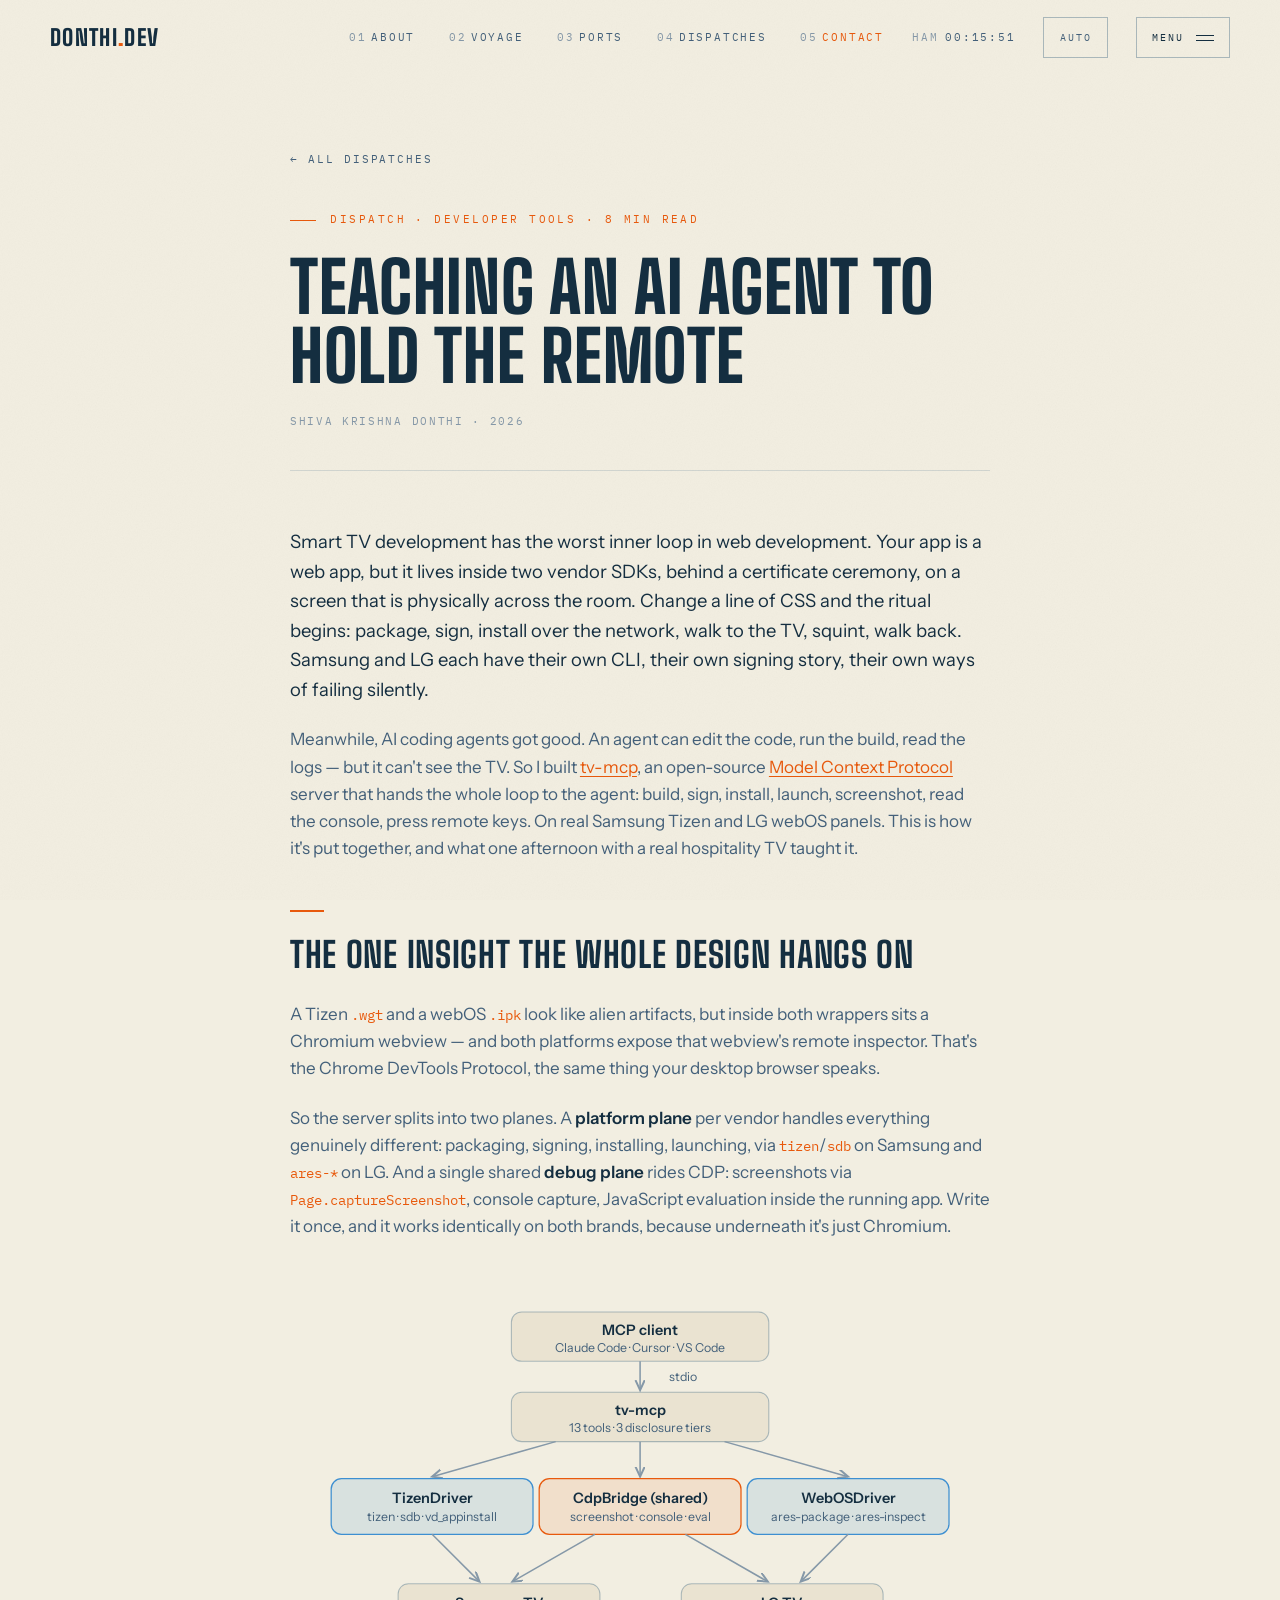
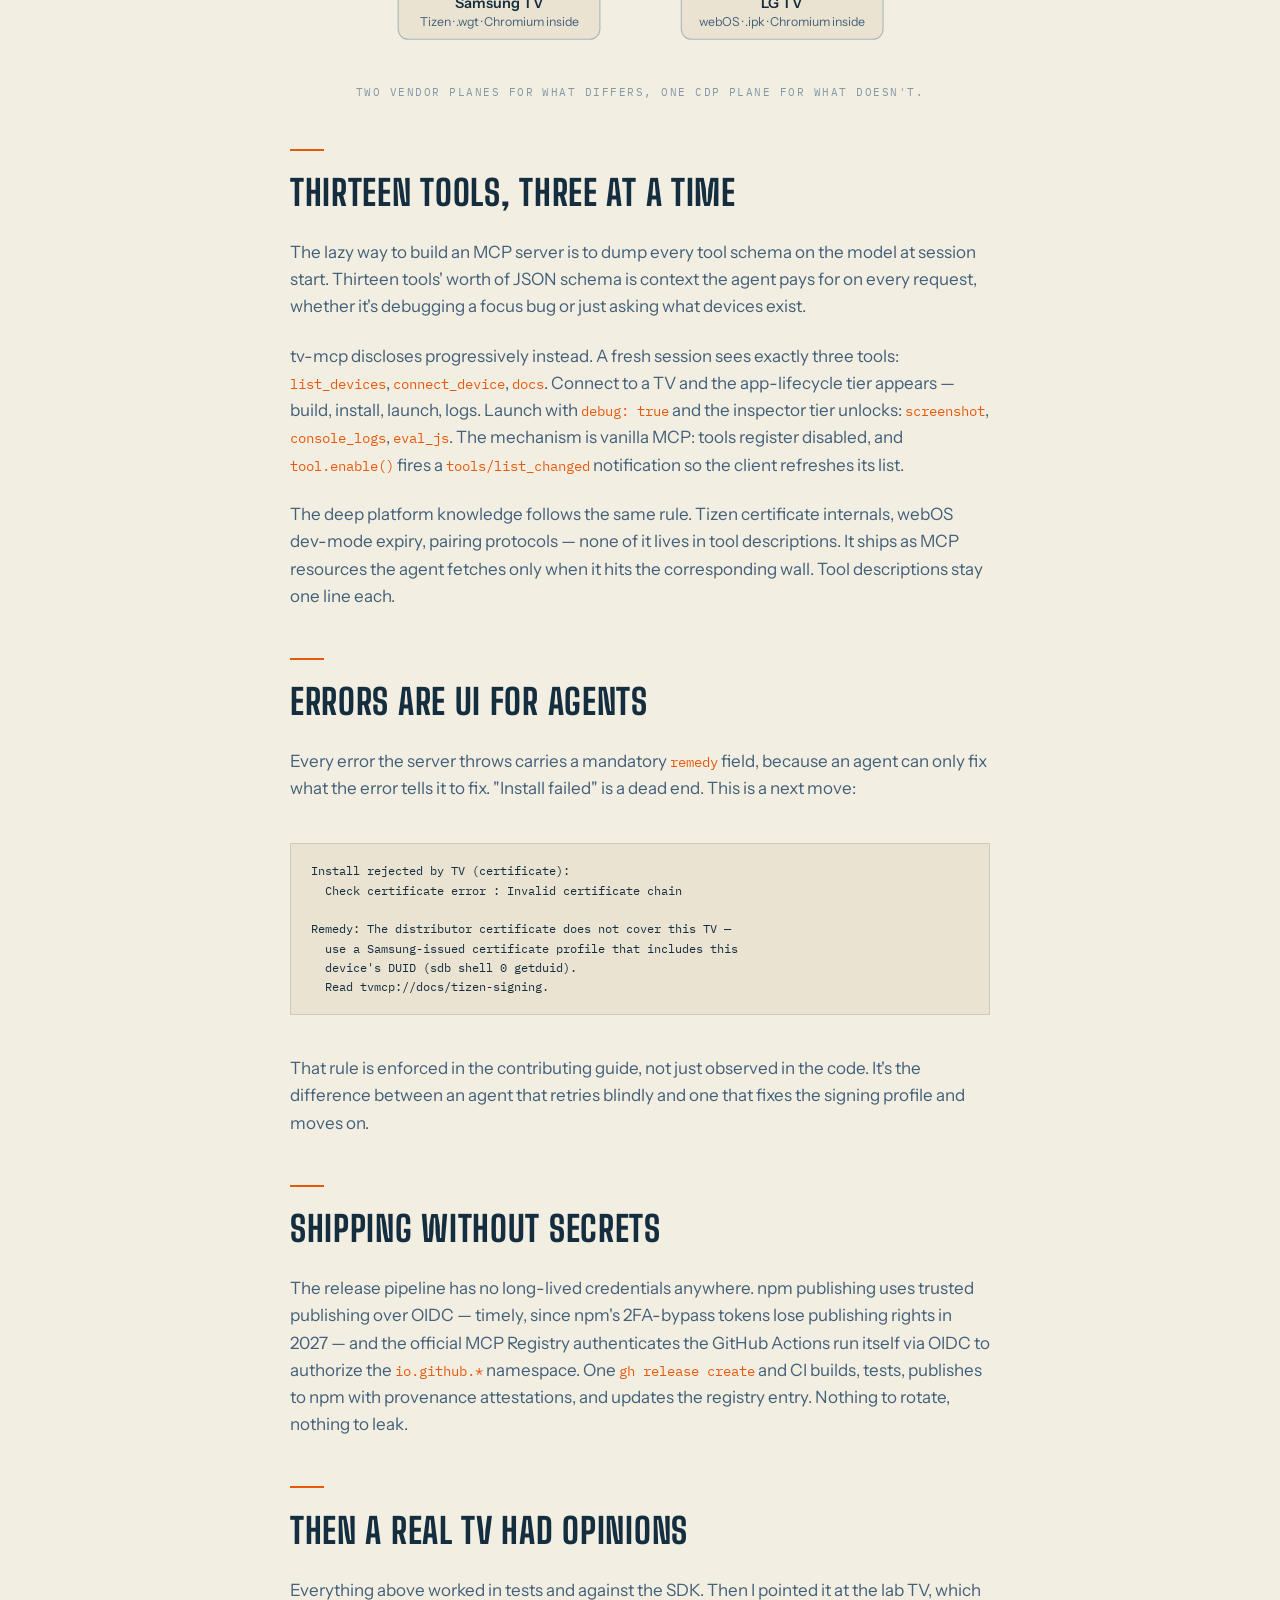
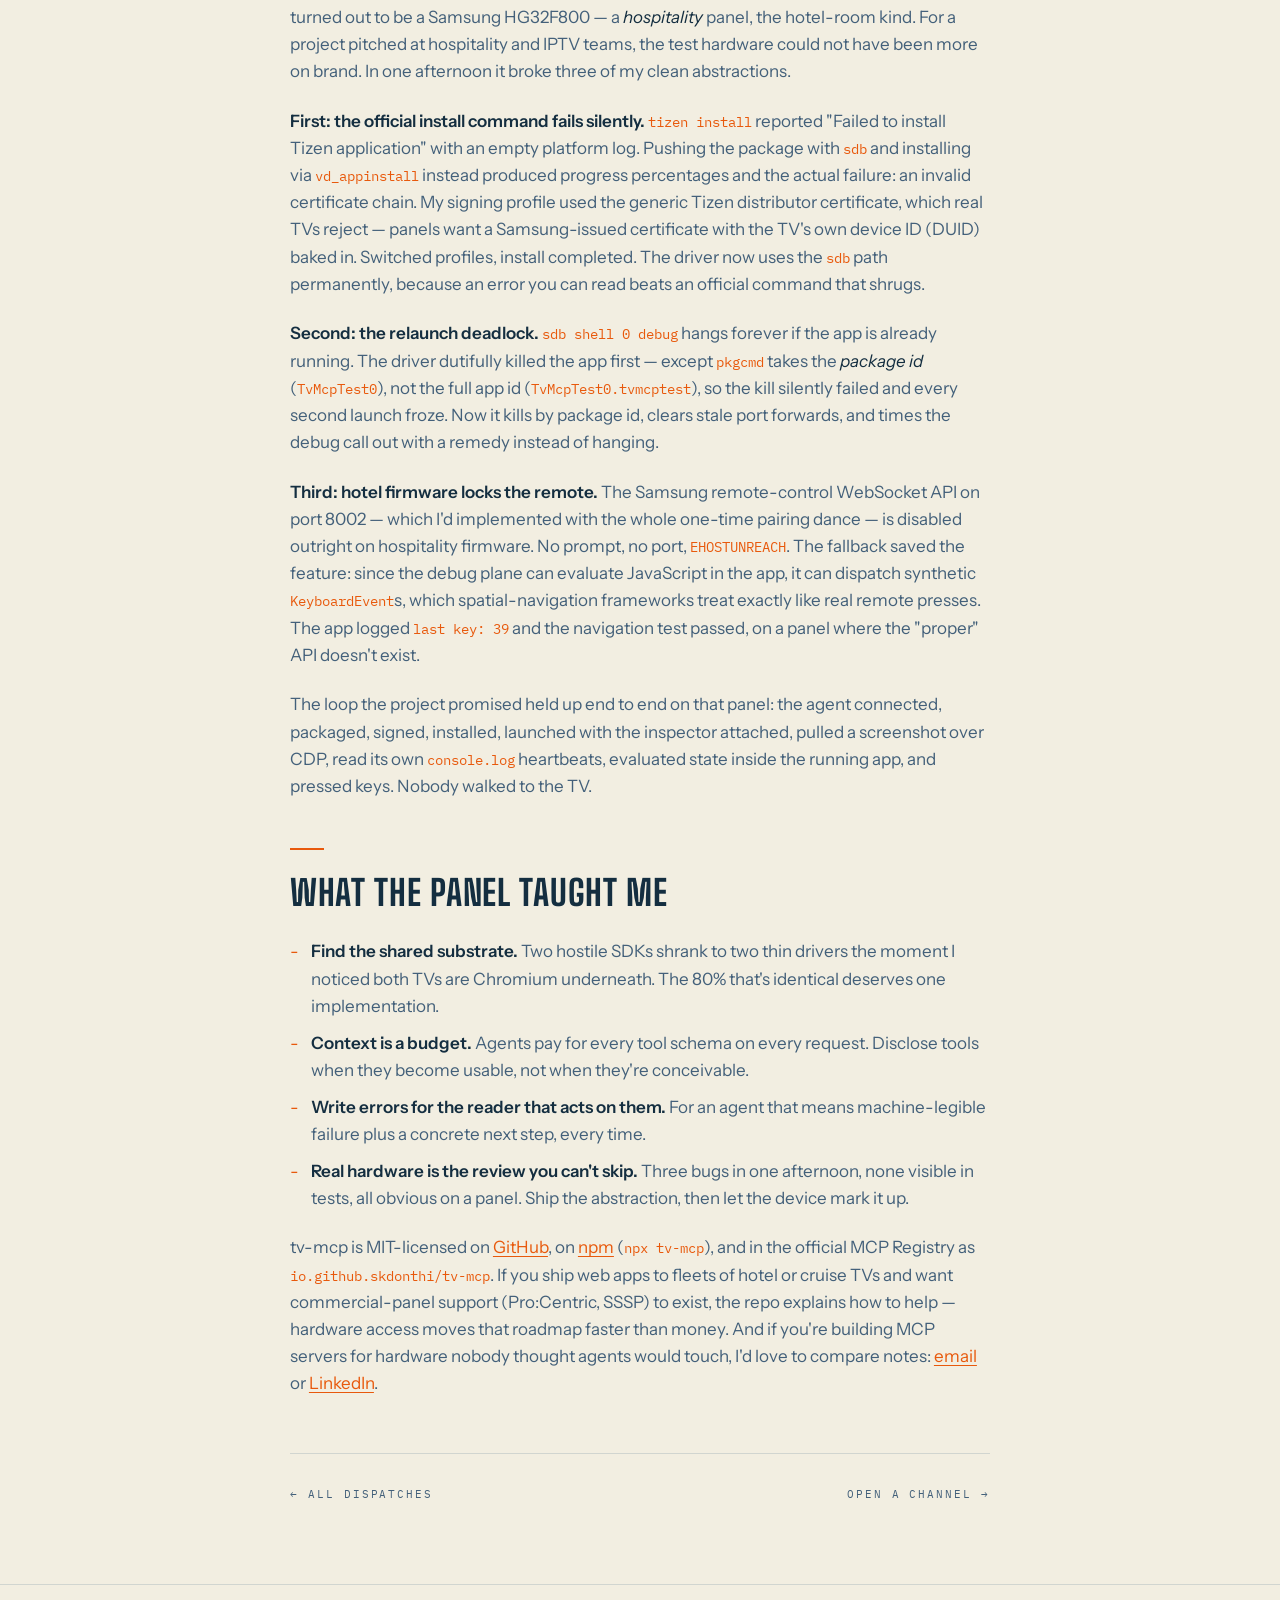
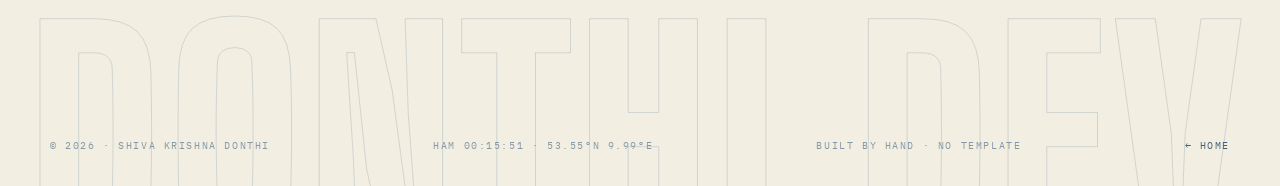
<file: blog/building-tv-mcp.html>
<!DOCTYPE html>
<html lang="en">

<head>
  <meta charset="UTF-8" />
  <meta name="viewport" content="width=device-width, initial-scale=1.0" />
  <meta name="robots" content="noindex, nofollow, noarchive, noimageindex, noai, noimageai" />
  <meta name="tdm-reservation" content="1" />
  <title>Teaching an AI Agent to Hold the Remote · Shiva Krishna Donthi</title>
  <meta name="description"
    content="Building tv-mcp, an open-source MCP server that lets AI agents build, deploy, and debug web apps on Samsung Tizen and LG webOS TVs — and what a real hospitality panel taught it in one afternoon." />
  <meta property="og:type" content="article" />
  <meta property="og:title" content="Teaching an AI Agent to Hold the Remote · Shiva Krishna Donthi" />
  <meta property="og:description" content="Building tv-mcp, an open-source MCP server that lets AI agents build, deploy, and debug web apps on Samsung Tizen and LG webOS TVs — and what a real hospitality panel taught it in one afternoon." />
  <meta property="og:url" content="https://donthi.dev/blog/building-tv-mcp" />
  <link rel="canonical" href="https://donthi.dev/blog/building-tv-mcp" />
  <meta property="og:image" content="https://donthi.dev/assets/og/building-tv-mcp.png" />
  <meta property="og:image:width" content="1200" />
  <meta property="og:image:height" content="630" />
  <meta name="twitter:card" content="summary_large_image" />
  <meta name="theme-color" content="#050d14" />

  <link rel="preconnect" href="https://fonts.googleapis.com" />
  <link rel="preconnect" href="https://fonts.gstatic.com" crossorigin />
  <link
    href="https://fonts.googleapis.com/css2?family=Big+Shoulders:opsz,wght@10..72,700;10..72,800&family=Instrument+Sans:wght@400;500;600&family=Instrument+Serif:ital@1&family=IBM+Plex+Mono:wght@400;500;600&display=swap"
    rel="stylesheet" />
  <link rel="stylesheet" href="../harbor.css?v=20260919a" />
  <link rel="stylesheet" href="../harbor-post.css?v=20260919a" />
  <script>
    (function () {
      try {
        var p = localStorage.getItem("skd-theme");
        var d = (p === "light" || p === "dark") ? p
          : (window.matchMedia("(prefers-color-scheme: light)").matches ? "light" : "dark");
        document.documentElement.dataset.theme = d;
      } catch (e) { /* default dark */ }
    })();
  </script>
</head>

<body>

  <div class="cursor" id="cursor" aria-hidden="true"><span class="cursor-ring"><span class="cursor-label" id="cursor-label"></span></span></div>
  <div class="grain" aria-hidden="true"></div>

  <header class="topbar" id="topbar">
    <a href="/" class="brand" data-cursor="HOME">DONTHI<span class="brand-dot">.</span>DEV</a>
    <nav class="topnav" aria-label="Sections">
      <a href="/#log-about"><span class="nav-idx">01</span>ABOUT</a>
      <a href="/#log-voyage"><span class="nav-idx">02</span>VOYAGE</a>
      <a href="/#log-ports"><span class="nav-idx">03</span>PORTS</a>
      <a href="/#log-dispatches"><span class="nav-idx">04</span>DISPATCHES</a>
      <a href="/#log-contact" class="nav-contact"><span class="nav-idx">05</span>CONTACT</a>
    </nav>
    <div class="ship-clock mono" aria-label="Hamburg local time">
      <span class="clock-port">HAM</span><span data-clock>--:--:--</span>
    </div>
    <button class="theme-toggle" id="theme-toggle" type="button" aria-label="Switch theme" data-cursor="THEME">AUTO</button>
    <button class="menu-btn" id="menu-btn" type="button" aria-expanded="false" aria-controls="menu" data-cursor="MENU">
      <span class="menu-text">MENU</span>
      <span class="menu-lines" aria-hidden="true"><span></span><span></span></span>
    </button>
  </header>

  <div class="menu" id="menu" aria-hidden="true">
    <div class="menu-inner">
      <nav class="menu-nav" aria-label="Menu">
        <a href="/#log-about"><span class="m-idx">01</span>ABOUT<span class="m-aside">who's aboard</span></a>
        <a href="/#log-principles"><span class="m-idx">02</span>PRINCIPLES<span class="m-aside">standing orders</span></a>
        <a href="/#log-voyage"><span class="m-idx">03</span>VOYAGE<span class="m-aside">Hyderabad → Hamburg, five waypoints</span></a>
        <a href="/#log-ports"><span class="m-idx">04</span>PORTS OF CALL<span class="m-aside">three domains, one method</span></a>
        <a href="/#log-stack"><span class="m-idx">05</span>STACK<span class="m-aside">instruments and cargo</span></a>
        <a href="/#log-dispatches"><span class="m-idx">06</span>DISPATCHES<span class="m-aside">notes from the engine room</span></a>
        <a href="/#log-contact"><span class="m-idx">07</span>CONTACT<span class="m-aside">open a channel</span></a>
      </nav>
      <div class="menu-rule" aria-hidden="true"></div>
      <aside class="menu-side">
        <div>
          <p class="ms-label">Hamburg · local time</p>
          <p class="menu-clock" data-clock="split">--:--<span class="sec">:--</span></p>
          <p class="menu-coords">53.55°N 9.99°E · UTC+2</p>
        </div>
        <div>
          <p class="ms-label">Channels</p>
          <ul class="menu-links">
            <li><a href="https://linkedin.com/in/skdonthi" target="_blank" rel="noopener">LinkedIn<span>/in/skdonthi ↗</span></a></li>
            <li><a href="https://github.com/skdonthi" target="_blank" rel="noopener">GitHub<span>/skdonthi ↗</span></a></li>
            <li><a href="/#log-contact" data-mail>Email<span>open a channel ↗</span></a></li>
          </ul>
        </div>
        <div>
          <p class="ms-label">Chart</p>
          <div class="seg" role="group" aria-label="Theme">
            <button type="button" data-theme-set="system" aria-pressed="false">Auto</button>
            <button type="button" data-theme-set="light" aria-pressed="false">Day</button>
            <button type="button" data-theme-set="dark" aria-pressed="false">Night</button>
          </div>
        </div>
      </aside>
    </div>
  </div>

  <main class="post">
    <a class="post-back" href="/#log-dispatches">← ALL DISPATCHES</a>

    <div class="post-head">
      <p class="post-eyebrow">DISPATCH · DEVELOPER TOOLS · 8 MIN READ</p>
      <h1 class="post-title">Teaching an AI Agent to Hold the Remote</h1>
      <p class="post-meta">SHIVA KRISHNA DONTHI · 2026</p>
    </div>

    <article class="post-body">
      <p>Smart TV development has the worst inner loop in web development. Your app is a web app, but it lives inside two vendor SDKs, behind a certificate ceremony, on a screen that is physically across the room. Change a line of CSS and the ritual begins: package, sign, install over the network, walk to the TV, squint, walk back. Samsung and LG each have their own CLI, their own signing story, their own ways of failing silently.</p>

      <p>Meanwhile, AI coding agents got good. An agent can edit the code, run the build, read the logs — but it can't see the TV. So I built <a href="https://github.com/skdonthi/tv-mcp">tv-mcp</a>, an open-source <a href="https://modelcontextprotocol.io">Model Context Protocol</a> server that hands the whole loop to the agent: build, sign, install, launch, screenshot, read the console, press remote keys. On real Samsung Tizen and LG webOS panels. This is how it's put together, and what one afternoon with a real hospitality TV taught it.</p>

      <h2>The one insight the whole design hangs on</h2>

      <p>A Tizen <code>.wgt</code> and a webOS <code>.ipk</code> look like alien artifacts, but inside both wrappers sits a Chromium webview — and both platforms expose that webview's remote inspector. That's the Chrome DevTools Protocol, the same thing your desktop browser speaks.</p>

      <p>So the server splits into two planes. A <strong>platform plane</strong> per vendor handles everything genuinely different: packaging, signing, installing, launching, via <code>tizen</code>/<code>sdb</code> on Samsung and <code>ares-*</code> on LG. And a single shared <strong>debug plane</strong> rides CDP: screenshots via <code>Page.captureScreenshot</code>, console capture, JavaScript evaluation inside the running app. Write it once, and it works identically on both brands, because underneath it's just Chromium.</p>

      <figure class="arch">
        <svg viewBox="0 0 680 380" role="img" xmlns="http://www.w3.org/2000/svg">
          <title>tv-mcp architecture</title>
          <desc>An MCP client connects over stdio to tv-mcp, which contains a Tizen driver, a webOS driver, and a shared CDP bridge. The drivers talk to Samsung and LG TVs through vendor CLIs; the CDP bridge talks to the app's webview on either TV.</desc>
          <defs>
            <marker id="ah" markerWidth="9" markerHeight="9" refX="6.5" refY="3" orient="auto">
              <path class="arr-head" d="M0,0 L6.5,3 L0,6" />
            </marker>
          </defs>

          <!-- Tier 1: client -->
          <rect class="bx" x="215" y="30" width="250" height="48" rx="10" />
          <text class="t" x="340" y="52" text-anchor="middle">MCP client</text>
          <text class="s" x="340" y="69" text-anchor="middle">Claude Code · Cursor · VS Code</text>

          <path class="arr" marker-end="url(#ah)" d="M340 78 L340 106" />
          <text class="s" x="368" y="97">stdio</text>

          <!-- Tier 2: server -->
          <rect class="bx" x="215" y="108" width="250" height="48" rx="10" />
          <text class="t" x="340" y="130" text-anchor="middle">tv-mcp</text>
          <text class="s" x="340" y="147" text-anchor="middle">13 tools · 3 disclosure tiers</text>

          <path class="arr" marker-end="url(#ah)" d="M258 156 L138 190" />
          <path class="arr" marker-end="url(#ah)" d="M340 156 L340 190" />
          <path class="arr" marker-end="url(#ah)" d="M422 156 L542 190" />

          <!-- Tier 3: planes -->
          <rect class="vid" x="40" y="192" width="196" height="54" rx="10" />
          <text class="t" x="138" y="216" text-anchor="middle">TizenDriver</text>
          <text class="s" x="138" y="233" text-anchor="middle">tizen · sdb · vd_appinstall</text>

          <rect class="evt" x="242" y="192" width="196" height="54" rx="10" />
          <text class="t" x="340" y="216" text-anchor="middle">CdpBridge (shared)</text>
          <text class="s" x="340" y="233" text-anchor="middle">screenshot · console · eval</text>

          <rect class="vid" x="444" y="192" width="196" height="54" rx="10" />
          <text class="t" x="542" y="216" text-anchor="middle">WebOSDriver</text>
          <text class="s" x="542" y="233" text-anchor="middle">ares-package · ares-inspect</text>

          <!-- arrows to TVs -->
          <path class="arr" marker-end="url(#ah)" d="M138 246 L184 292" />
          <path class="arr" marker-end="url(#ah)" d="M296 246 L216 292" />
          <path class="arr" marker-end="url(#ah)" d="M384 246 L464 292" />
          <path class="arr" marker-end="url(#ah)" d="M542 246 L496 292" />

          <!-- Tier 4: TVs -->
          <rect class="bx" x="105" y="294" width="196" height="54" rx="10" />
          <text class="t" x="203" y="318" text-anchor="middle">Samsung TV</text>
          <text class="s" x="203" y="335" text-anchor="middle">Tizen · .wgt · Chromium inside</text>

          <rect class="bx" x="380" y="294" width="196" height="54" rx="10" />
          <text class="t" x="478" y="318" text-anchor="middle">LG TV</text>
          <text class="s" x="478" y="335" text-anchor="middle">webOS · .ipk · Chromium inside</text>
        </svg>
        <figcaption>TWO VENDOR PLANES FOR WHAT DIFFERS, ONE CDP PLANE FOR WHAT DOESN'T.</figcaption>
      </figure>

      <h2>Thirteen tools, three at a time</h2>

      <p>The lazy way to build an MCP server is to dump every tool schema on the model at session start. Thirteen tools' worth of JSON schema is context the agent pays for on every request, whether it's debugging a focus bug or just asking what devices exist.</p>

      <p>tv-mcp discloses progressively instead. A fresh session sees exactly three tools: <code>list_devices</code>, <code>connect_device</code>, <code>docs</code>. Connect to a TV and the app-lifecycle tier appears — build, install, launch, logs. Launch with <code>debug: true</code> and the inspector tier unlocks: <code>screenshot</code>, <code>console_logs</code>, <code>eval_js</code>. The mechanism is vanilla MCP: tools register disabled, and <code>tool.enable()</code> fires a <code>tools/list_changed</code> notification so the client refreshes its list.</p>

      <p>The deep platform knowledge follows the same rule. Tizen certificate internals, webOS dev-mode expiry, pairing protocols — none of it lives in tool descriptions. It ships as MCP resources the agent fetches only when it hits the corresponding wall. Tool descriptions stay one line each.</p>

      <h2>Errors are UI for agents</h2>

      <p>Every error the server throws carries a mandatory <code>remedy</code> field, because an agent can only fix what the error tells it to fix. "Install failed" is a dead end. This is a next move:</p>

      <figure class="flow"><pre>Install rejected by TV (certificate):
  Check certificate error : Invalid certificate chain

Remedy: The distributor certificate does not cover this TV —
  use a Samsung-issued certificate profile that includes this
  device's DUID (sdb shell 0 getduid).
  Read tvmcp://docs/tizen-signing.</pre></figure>

      <p>That rule is enforced in the contributing guide, not just observed in the code. It's the difference between an agent that retries blindly and one that fixes the signing profile and moves on.</p>

      <h2>Shipping without secrets</h2>

      <p>The release pipeline has no long-lived credentials anywhere. npm publishing uses trusted publishing over OIDC — timely, since npm's 2FA-bypass tokens lose publishing rights in 2027 — and the official MCP Registry authenticates the GitHub Actions run itself via OIDC to authorize the <code>io.github.*</code> namespace. One <code>gh release create</code> and CI builds, tests, publishes to npm with provenance attestations, and updates the registry entry. Nothing to rotate, nothing to leak.</p>

      <h2>Then a real TV had opinions</h2>

      <p>Everything above worked in tests and against the SDK. Then I pointed it at the lab TV, which turned out to be a Samsung HG32F800 — a <em>hospitality</em> panel, the hotel-room kind. For a project pitched at hospitality and IPTV teams, the test hardware could not have been more on brand. In one afternoon it broke three of my clean abstractions.</p>

      <p><strong>First: the official install command fails silently.</strong> <code>tizen install</code> reported "Failed to install Tizen application" with an empty platform log. Pushing the package with <code>sdb</code> and installing via <code>vd_appinstall</code> instead produced progress percentages and the actual failure: an invalid certificate chain. My signing profile used the generic Tizen distributor certificate, which real TVs reject — panels want a Samsung-issued certificate with the TV's own device ID (DUID) baked in. Switched profiles, install completed. The driver now uses the <code>sdb</code> path permanently, because an error you can read beats an official command that shrugs.</p>

      <p><strong>Second: the relaunch deadlock.</strong> <code>sdb shell 0 debug</code> hangs forever if the app is already running. The driver dutifully killed the app first — except <code>pkgcmd</code> takes the <em>package id</em> (<code>TvMcpTest0</code>), not the full app id (<code>TvMcpTest0.tvmcptest</code>), so the kill silently failed and every second launch froze. Now it kills by package id, clears stale port forwards, and times the debug call out with a remedy instead of hanging.</p>

      <p><strong>Third: hotel firmware locks the remote.</strong> The Samsung remote-control WebSocket API on port 8002 — which I'd implemented with the whole one-time pairing dance — is disabled outright on hospitality firmware. No prompt, no port, <code>EHOSTUNREACH</code>. The fallback saved the feature: since the debug plane can evaluate JavaScript in the app, it can dispatch synthetic <code>KeyboardEvent</code>s, which spatial-navigation frameworks treat exactly like real remote presses. The app logged <code>last key: 39</code> and the navigation test passed, on a panel where the "proper" API doesn't exist.</p>

      <p>The loop the project promised held up end to end on that panel: the agent connected, packaged, signed, installed, launched with the inspector attached, pulled a screenshot over CDP, read its own <code>console.log</code> heartbeats, evaluated state inside the running app, and pressed keys. Nobody walked to the TV.</p>

      <h2>What the panel taught me</h2>

      <ul>
        <li><strong>Find the shared substrate.</strong> Two hostile SDKs shrank to two thin drivers the moment I noticed both TVs are Chromium underneath. The 80% that's identical deserves one implementation.</li>
        <li><strong>Context is a budget.</strong> Agents pay for every tool schema on every request. Disclose tools when they become usable, not when they're conceivable.</li>
        <li><strong>Write errors for the reader that acts on them.</strong> For an agent that means machine-legible failure plus a concrete next step, every time.</li>
        <li><strong>Real hardware is the review you can't skip.</strong> Three bugs in one afternoon, none visible in tests, all obvious on a panel. Ship the abstraction, then let the device mark it up.</li>
      </ul>

      <p>tv-mcp is MIT-licensed on <a href="https://github.com/skdonthi/tv-mcp">GitHub</a>, on <a href="https://www.npmjs.com/package/tv-mcp">npm</a> (<code>npx tv-mcp</code>), and in the official MCP Registry as <code>io.github.skdonthi/tv-mcp</code>. If you ship web apps to fleets of hotel or cruise TVs and want commercial-panel support (Pro:Centric, SSSP) to exist, the repo explains how to help — hardware access moves that roadmap faster than money. And if you're building MCP servers for hardware nobody thought agents would touch, I'd love to compare notes: <a href="mailto:skdonthi@outlook.com">email</a> or <a href="https://linkedin.com/in/skdonthi">LinkedIn</a>.</p>
    </article>

    <div class="post-foot">
      <a href="/#log-dispatches">← ALL DISPATCHES</a>
      <a href="/#log-contact">OPEN A CHANNEL →</a>
    </div>
  </main>

  <footer class="foot">
    <span class="foot-word" aria-hidden="true">DONTHI.DEV</span>
    <div class="foot-row mono">
      <span>© 2026 · Shiva Krishna Donthi</span>
      <span>HAM <span data-clock>--:--:--</span> · 53.55°N 9.99°E</span>
      <span>Built by hand · no template</span>
      <a href="/">← Home</a>
    </div>
  </footer>

  <script src="../harbor.js?v=20260919a"></script>
</body>

</html>
</file>
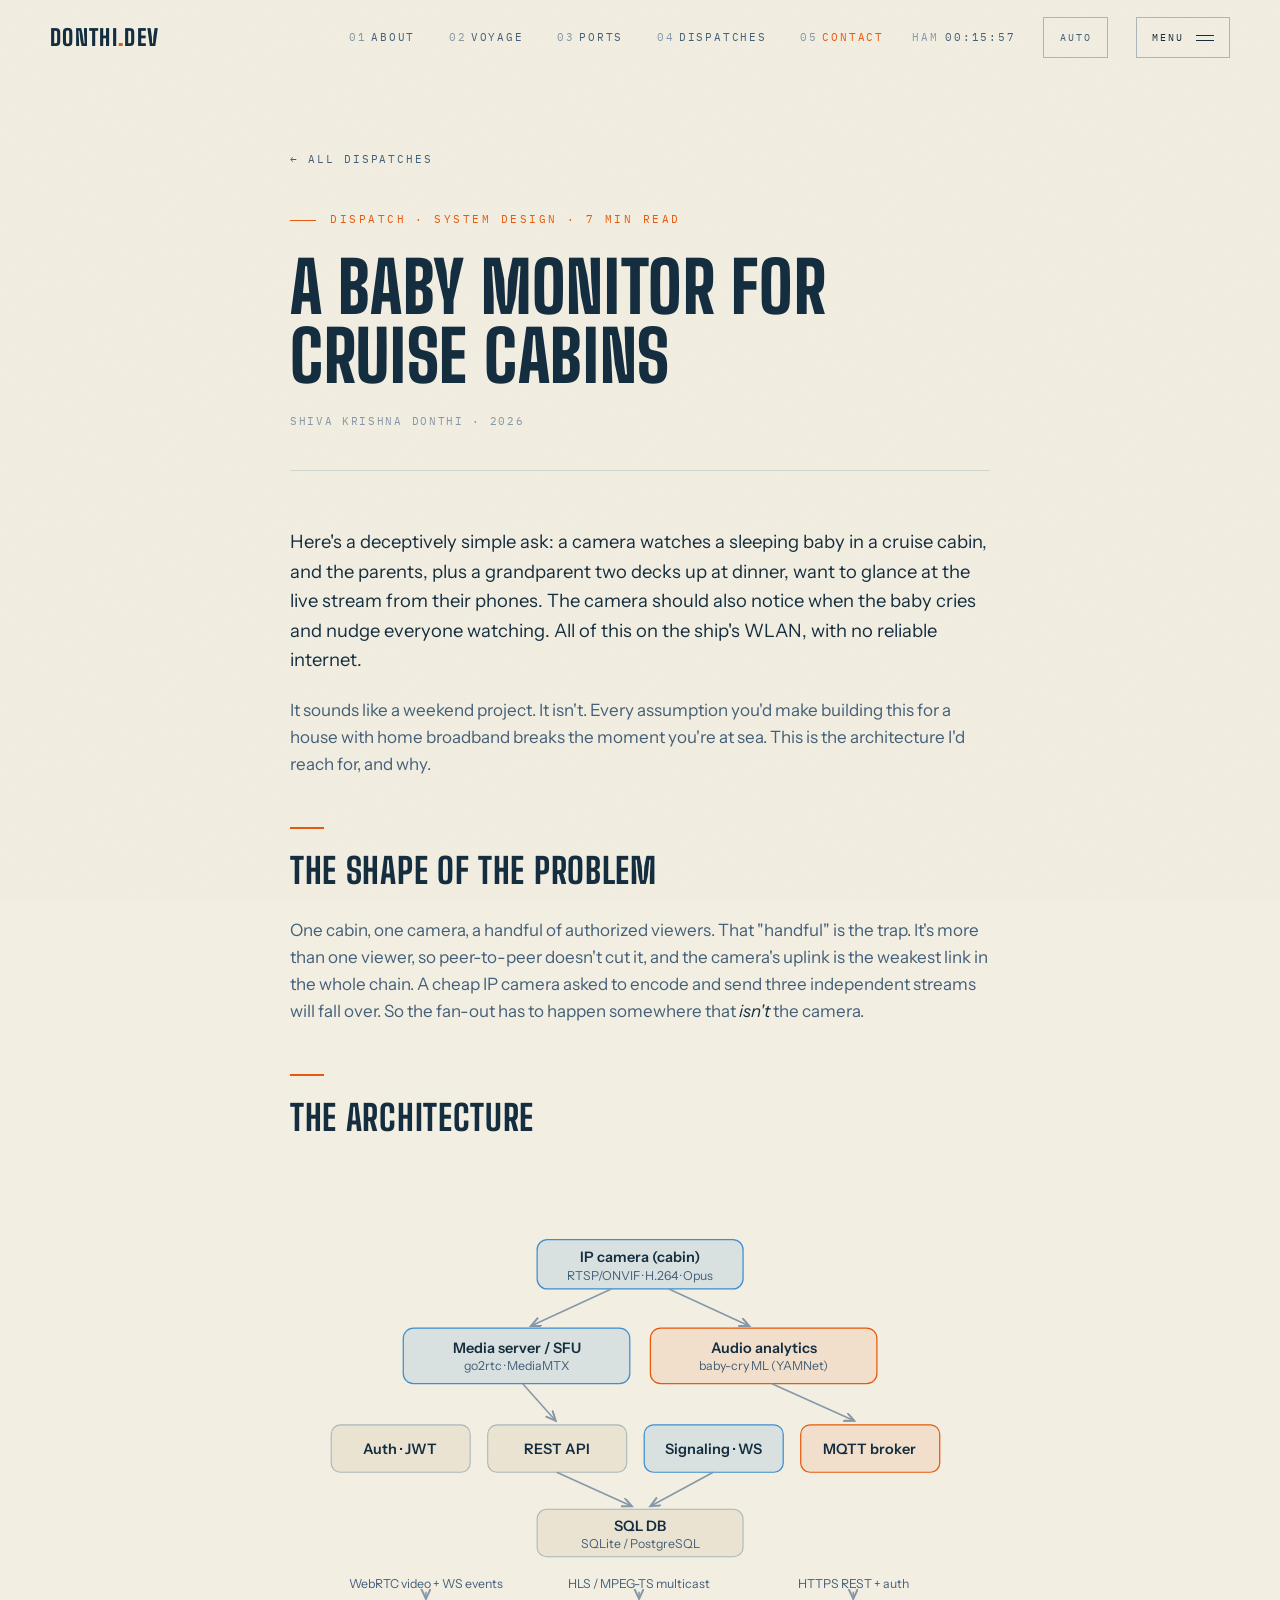
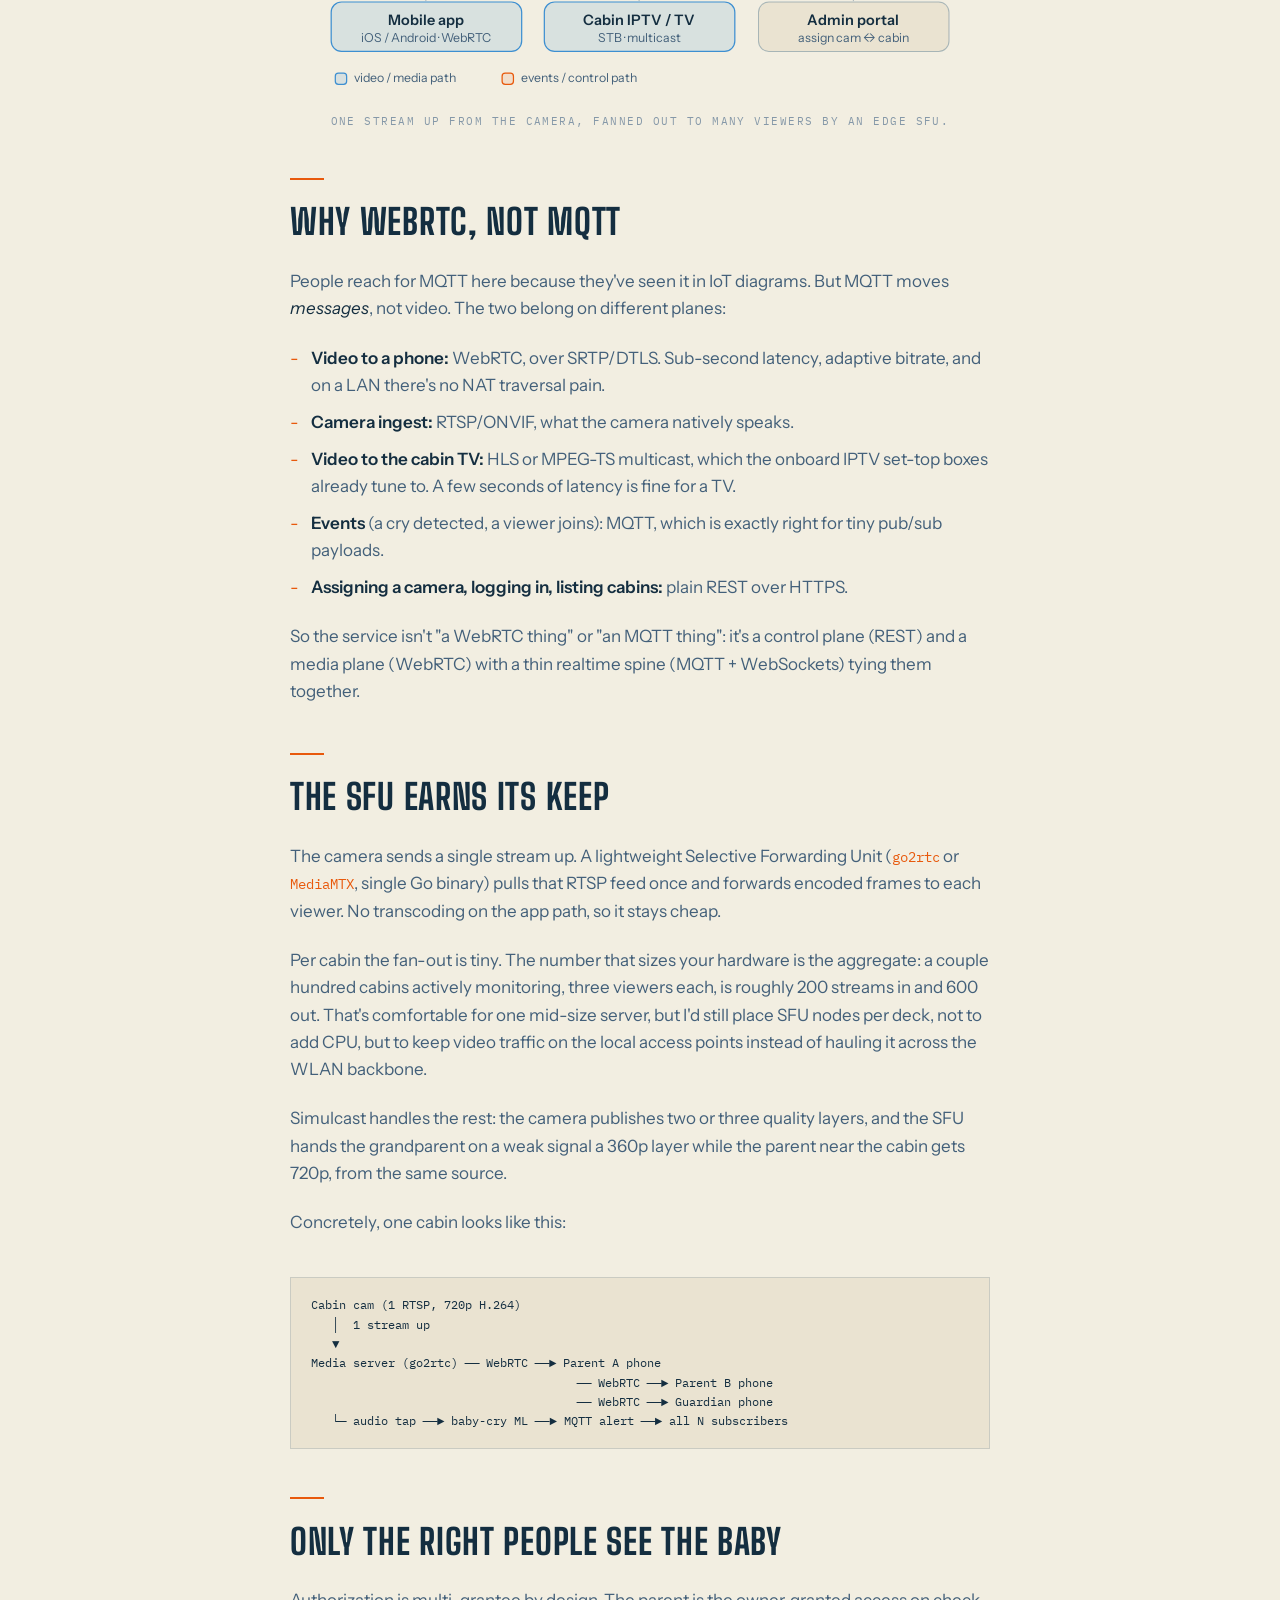
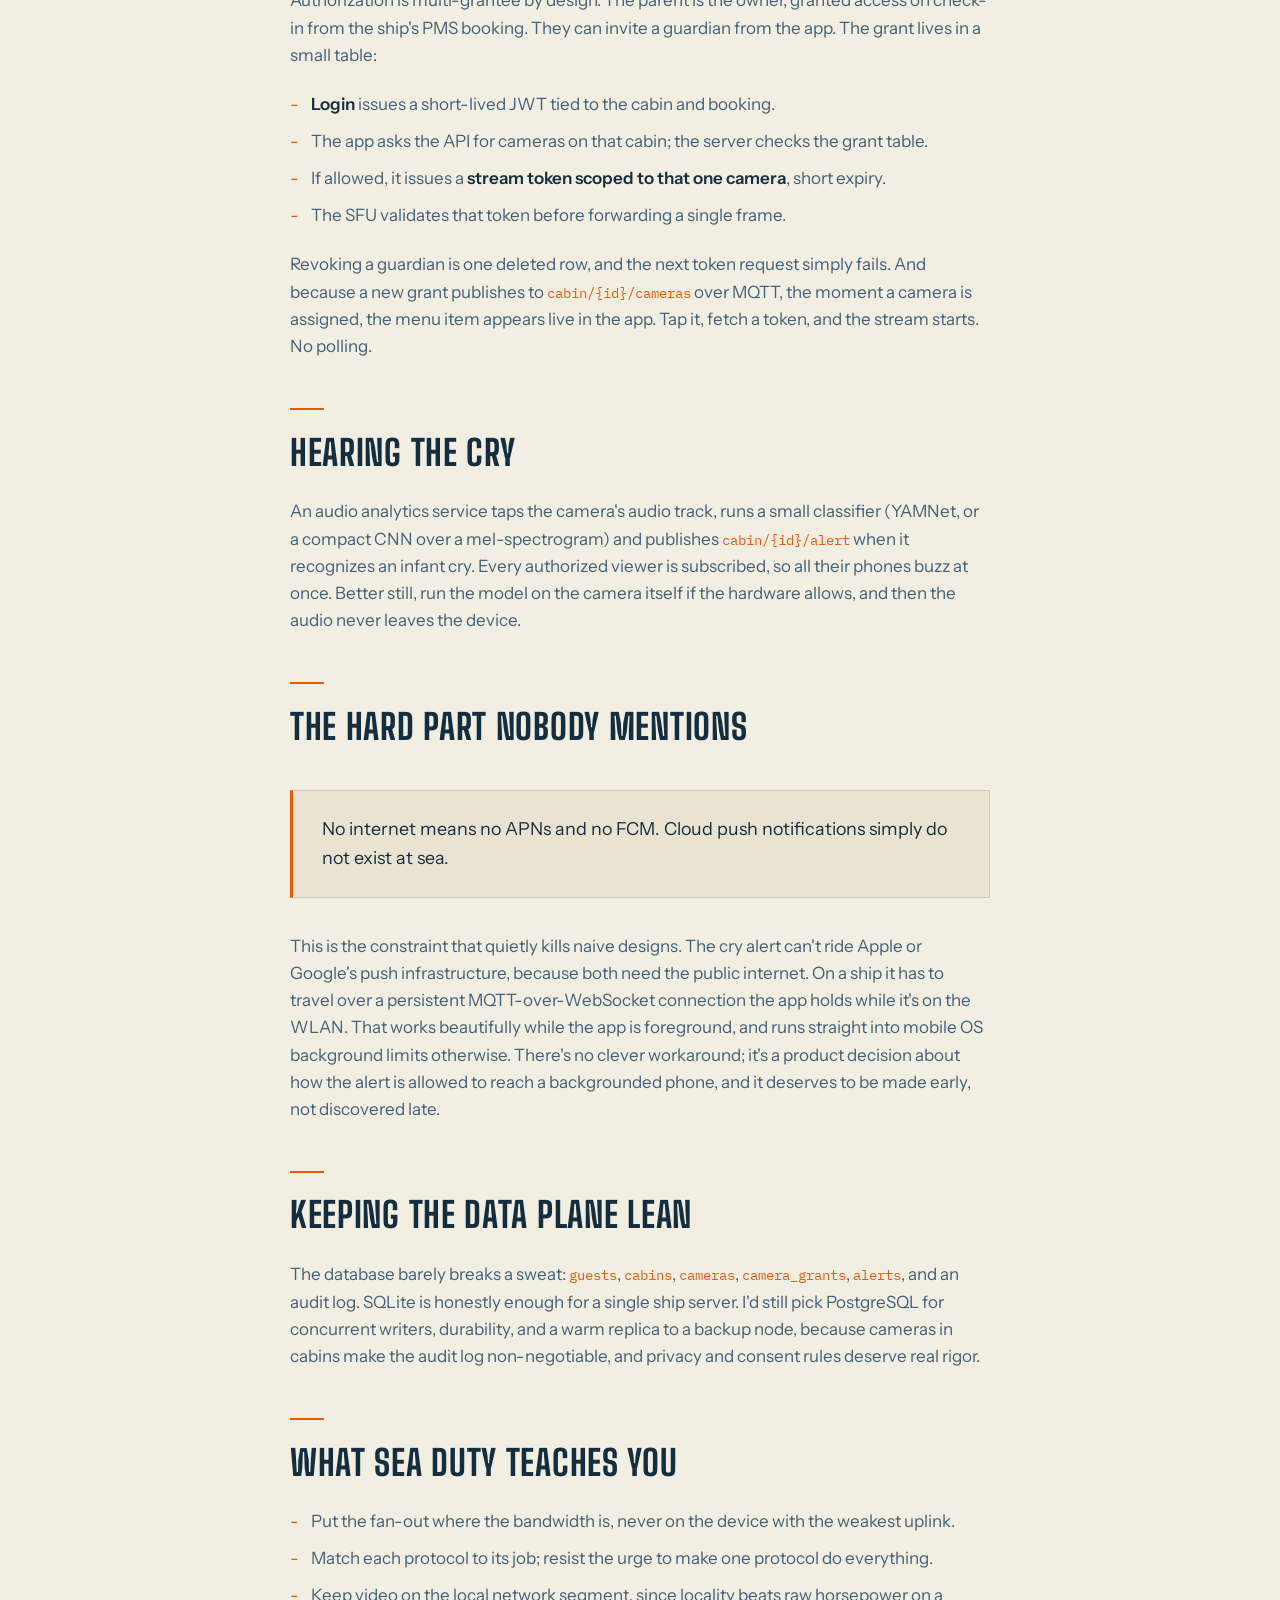
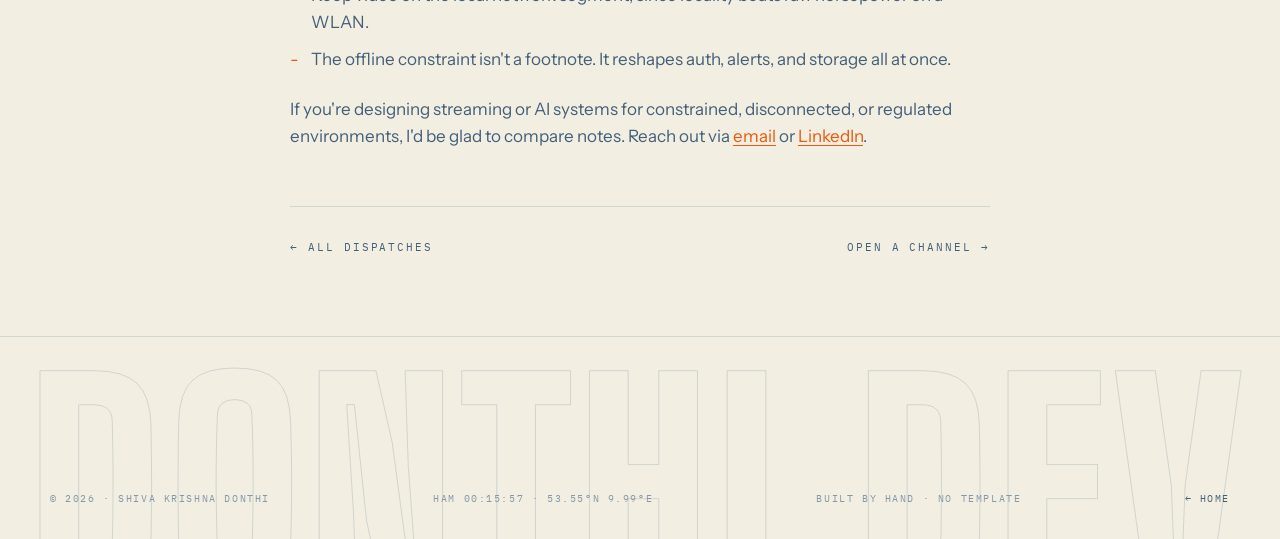
<file: blog/cabin-baby-monitor.html>
<!DOCTYPE html>
<html lang="en">

<head>
  <meta charset="UTF-8" />
  <meta name="viewport" content="width=device-width, initial-scale=1.0" />
  <meta name="robots" content="noindex, nofollow, noarchive, noimageindex, noai, noimageai" />
  <meta name="tdm-reservation" content="1" />
  <title>A Baby Monitor for Cruise Cabins · Shiva Krishna Donthi</title>
  <meta name="description"
    content="Architecture for streaming live baby-monitor video to parents and guardians across a cruise ship's WLAN, using WebRTC, an SFU, audio cry-detection, and offline-first auth." />
  <meta property="og:type" content="article" />
  <meta property="og:title" content="A Baby Monitor for Cruise Cabins · Shiva Krishna Donthi" />
  <meta property="og:description" content="Architecture for streaming live baby-monitor video to parents and guardians across a cruise ship's WLAN, using WebRTC, an SFU, audio cry-detection, and offline-first auth." />
  <meta property="og:url" content="https://donthi.dev/blog/cabin-baby-monitor" />
  <link rel="canonical" href="https://donthi.dev/blog/cabin-baby-monitor" />
  <meta property="og:image" content="https://donthi.dev/assets/og/cabin-baby-monitor.png" />
  <meta property="og:image:width" content="1200" />
  <meta property="og:image:height" content="630" />
  <meta name="twitter:card" content="summary_large_image" />
  <meta name="theme-color" content="#050d14" />

  <link rel="preconnect" href="https://fonts.googleapis.com" />
  <link rel="preconnect" href="https://fonts.gstatic.com" crossorigin />
  <link
    href="https://fonts.googleapis.com/css2?family=Big+Shoulders:opsz,wght@10..72,700;10..72,800&family=Instrument+Sans:wght@400;500;600&family=Instrument+Serif:ital@1&family=IBM+Plex+Mono:wght@400;500;600&display=swap"
    rel="stylesheet" />
  <link rel="stylesheet" href="../harbor.css?v=20260919a" />
  <link rel="stylesheet" href="../harbor-post.css?v=20260919a" />
  <script>
    (function () {
      try {
        var p = localStorage.getItem("skd-theme");
        var d = (p === "light" || p === "dark") ? p
          : (window.matchMedia("(prefers-color-scheme: light)").matches ? "light" : "dark");
        document.documentElement.dataset.theme = d;
      } catch (e) { /* default dark */ }
    })();
  </script>
</head>

<body>

  <div class="cursor" id="cursor" aria-hidden="true"><span class="cursor-ring"><span class="cursor-label" id="cursor-label"></span></span></div>
  <div class="grain" aria-hidden="true"></div>

  <header class="topbar" id="topbar">
    <a href="/" class="brand" data-cursor="HOME">DONTHI<span class="brand-dot">.</span>DEV</a>
    <nav class="topnav" aria-label="Sections">
      <a href="/#log-about"><span class="nav-idx">01</span>ABOUT</a>
      <a href="/#log-voyage"><span class="nav-idx">02</span>VOYAGE</a>
      <a href="/#log-ports"><span class="nav-idx">03</span>PORTS</a>
      <a href="/#log-dispatches"><span class="nav-idx">04</span>DISPATCHES</a>
      <a href="/#log-contact" class="nav-contact"><span class="nav-idx">05</span>CONTACT</a>
    </nav>
    <div class="ship-clock mono" aria-label="Hamburg local time">
      <span class="clock-port">HAM</span><span data-clock>--:--:--</span>
    </div>
    <button class="theme-toggle" id="theme-toggle" type="button" aria-label="Switch theme" data-cursor="THEME">AUTO</button>
    <button class="menu-btn" id="menu-btn" type="button" aria-expanded="false" aria-controls="menu" data-cursor="MENU">
      <span class="menu-text">MENU</span>
      <span class="menu-lines" aria-hidden="true"><span></span><span></span></span>
    </button>
  </header>

  <div class="menu" id="menu" aria-hidden="true">
    <div class="menu-inner">
      <nav class="menu-nav" aria-label="Menu">
        <a href="/#log-about"><span class="m-idx">01</span>ABOUT<span class="m-aside">who's aboard</span></a>
        <a href="/#log-principles"><span class="m-idx">02</span>PRINCIPLES<span class="m-aside">standing orders</span></a>
        <a href="/#log-voyage"><span class="m-idx">03</span>VOYAGE<span class="m-aside">Hyderabad → Hamburg, five waypoints</span></a>
        <a href="/#log-ports"><span class="m-idx">04</span>PORTS OF CALL<span class="m-aside">three domains, one method</span></a>
        <a href="/#log-stack"><span class="m-idx">05</span>STACK<span class="m-aside">instruments and cargo</span></a>
        <a href="/#log-dispatches"><span class="m-idx">06</span>DISPATCHES<span class="m-aside">notes from the engine room</span></a>
        <a href="/#log-contact"><span class="m-idx">07</span>CONTACT<span class="m-aside">open a channel</span></a>
      </nav>
      <div class="menu-rule" aria-hidden="true"></div>
      <aside class="menu-side">
        <div>
          <p class="ms-label">Hamburg · local time</p>
          <p class="menu-clock" data-clock="split">--:--<span class="sec">:--</span></p>
          <p class="menu-coords">53.55°N 9.99°E · UTC+2</p>
        </div>
        <div>
          <p class="ms-label">Channels</p>
          <ul class="menu-links">
            <li><a href="https://linkedin.com/in/skdonthi" target="_blank" rel="noopener">LinkedIn<span>/in/skdonthi ↗</span></a></li>
            <li><a href="https://github.com/skdonthi" target="_blank" rel="noopener">GitHub<span>/skdonthi ↗</span></a></li>
            <li><a href="/#log-contact" data-mail>Email<span>open a channel ↗</span></a></li>
          </ul>
        </div>
        <div>
          <p class="ms-label">Chart</p>
          <div class="seg" role="group" aria-label="Theme">
            <button type="button" data-theme-set="system" aria-pressed="false">Auto</button>
            <button type="button" data-theme-set="light" aria-pressed="false">Day</button>
            <button type="button" data-theme-set="dark" aria-pressed="false">Night</button>
          </div>
        </div>
      </aside>
    </div>
  </div>

  <main class="post">
    <a class="post-back" href="/#log-dispatches">← ALL DISPATCHES</a>

    <div class="post-head">
      <p class="post-eyebrow">DISPATCH · SYSTEM DESIGN · 7 MIN READ</p>
      <h1 class="post-title">A Baby Monitor for Cruise Cabins</h1>
      <p class="post-meta">SHIVA KRISHNA DONTHI · 2026</p>
    </div>

    <article class="post-body">
      <p>Here's a deceptively simple ask: a camera watches a sleeping baby in a cruise cabin, and the parents, plus a grandparent two decks up at dinner, want to glance at the live stream from their phones. The camera should also notice when the baby cries and nudge everyone watching. All of this on the ship's WLAN, with no reliable internet.</p>

      <p>It sounds like a weekend project. It isn't. Every assumption you'd make building this for a house with home broadband breaks the moment you're at sea. This is the architecture I'd reach for, and why.</p>

      <h2>The shape of the problem</h2>

      <p>One cabin, one camera, a handful of authorized viewers. That "handful" is the trap. It's more than one viewer, so peer-to-peer doesn't cut it, and the camera's uplink is the weakest link in the whole chain. A cheap IP camera asked to encode and send three independent streams will fall over. So the fan-out has to happen somewhere that <em>isn't</em> the camera.</p>

      <h2>The architecture</h2>

      <figure class="arch">
        <svg viewBox="0 0 680 500" role="img" xmlns="http://www.w3.org/2000/svg">
          <title>Cruise cabin baby-monitor streaming architecture</title>
          <desc>An IP camera feeds an edge media server (SFU) plus an audio cry-detection service. Those connect to core services (auth, REST API, signaling, and an MQTT broker) backed by a SQL database, and serve the mobile app, cabin IPTV, and an admin portal over the ship WLAN.</desc>
          <defs>
            <marker id="ah" markerWidth="9" markerHeight="9" refX="6.5" refY="3" orient="auto">
              <path class="arr-head" d="M0,0 L6.5,3 L0,6" />
            </marker>
          </defs>

          <!-- Tier 1: camera -->
          <rect class="vid" x="240" y="52" width="200" height="48" rx="10" />
          <text class="t" x="340" y="74" text-anchor="middle">IP camera (cabin)</text>
          <text class="s" x="340" y="91" text-anchor="middle">RTSP/ONVIF · H.264 · Opus</text>

          <!-- ingest arrows -->
          <path class="arr" marker-end="url(#ah)" d="M312 100 L234 136" />
          <path class="arr" marker-end="url(#ah)" d="M368 100 L446 136" />

          <!-- Tier 2: edge media node -->
          <rect class="vid" x="110" y="138" width="220" height="54" rx="10" />
          <text class="t" x="220" y="162" text-anchor="middle">Media server / SFU</text>
          <text class="s" x="220" y="179" text-anchor="middle">go2rtc · MediaMTX</text>

          <rect class="evt" x="350" y="138" width="220" height="54" rx="10" />
          <text class="t" x="460" y="162" text-anchor="middle">Audio analytics</text>
          <text class="s" x="460" y="179" text-anchor="middle">baby-cry ML (YAMNet)</text>

          <!-- backbone arrows -->
          <path class="arr" marker-end="url(#ah)" d="M226 192 L258 228" />
          <path class="arr" marker-end="url(#ah)" d="M468 192 L548 228" />

          <!-- Tier 3: core services -->
          <rect class="bx" x="40" y="232" width="135" height="46" rx="9" />
          <text class="t" x="107" y="260" text-anchor="middle">Auth · JWT</text>
          <rect class="bx" x="192" y="232" width="135" height="46" rx="9" />
          <text class="t" x="259" y="260" text-anchor="middle">REST API</text>
          <rect class="vid" x="344" y="232" width="135" height="46" rx="9" />
          <text class="t" x="411" y="260" text-anchor="middle">Signaling · WS</text>
          <rect class="evt" x="496" y="232" width="135" height="46" rx="9" />
          <text class="t" x="563" y="260" text-anchor="middle">MQTT broker</text>

          <!-- core to DB -->
          <path class="arr" marker-end="url(#ah)" d="M259 278 L332 311" />
          <path class="arr" marker-end="url(#ah)" d="M411 278 L350 311" />

          <!-- Tier 4: data -->
          <rect class="bx" x="240" y="314" width="200" height="46" rx="9" />
          <text class="t" x="340" y="335" text-anchor="middle">SQL DB</text>
          <text class="s" x="340" y="352" text-anchor="middle">SQLite / PostgreSQL</text>

          <!-- client source labels + short arrows -->
          <text class="s" x="132" y="390" text-anchor="middle">WebRTC video + WS events</text>
          <path class="arr" marker-end="url(#ah)" d="M132 394 L132 401" />
          <text class="s" x="339" y="390" text-anchor="middle">HLS / MPEG-TS multicast</text>
          <path class="arr" marker-end="url(#ah)" d="M339 394 L339 401" />
          <text class="s" x="547" y="390" text-anchor="middle">HTTPS REST + auth</text>
          <path class="arr" marker-end="url(#ah)" d="M547 394 L547 401" />

          <!-- Tier 5: clients -->
          <rect class="vid" x="40" y="404" width="185" height="48" rx="10" />
          <text class="t" x="132" y="426" text-anchor="middle">Mobile app</text>
          <text class="s" x="132" y="443" text-anchor="middle">iOS / Android · WebRTC</text>

          <rect class="vid" x="247" y="404" width="185" height="48" rx="10" />
          <text class="t" x="339" y="426" text-anchor="middle">Cabin IPTV / TV</text>
          <text class="s" x="339" y="443" text-anchor="middle">STB · multicast</text>

          <rect class="bx" x="455" y="404" width="185" height="48" rx="10" />
          <text class="t" x="547" y="426" text-anchor="middle">Admin portal</text>
          <text class="s" x="547" y="443" text-anchor="middle">assign cam ↔ cabin</text>

          <!-- legend -->
          <rect class="vid" x="44" y="473" width="11" height="11" rx="3" />
          <text class="s" x="62" y="482">video / media path</text>
          <rect class="evt" x="206" y="473" width="11" height="11" rx="3" />
          <text class="s" x="224" y="482">events / control path</text>
        </svg>
        <figcaption>ONE STREAM UP FROM THE CAMERA, FANNED OUT TO MANY VIEWERS BY AN EDGE SFU.</figcaption>
      </figure>

      <h2>Why WebRTC, not MQTT</h2>

      <p>People reach for MQTT here because they've seen it in IoT diagrams. But MQTT moves <em>messages</em>, not video. The two belong on different planes:</p>

      <ul>
        <li><strong>Video to a phone:</strong> WebRTC, over SRTP/DTLS. Sub-second latency, adaptive bitrate, and on a LAN there's no NAT traversal pain.</li>
        <li><strong>Camera ingest:</strong> RTSP/ONVIF, what the camera natively speaks.</li>
        <li><strong>Video to the cabin TV:</strong> HLS or MPEG-TS multicast, which the onboard IPTV set-top boxes already tune to. A few seconds of latency is fine for a TV.</li>
        <li><strong>Events</strong> (a cry detected, a viewer joins): MQTT, which is exactly right for tiny pub/sub payloads.</li>
        <li><strong>Assigning a camera, logging in, listing cabins:</strong> plain REST over HTTPS.</li>
      </ul>

      <p>So the service isn't "a WebRTC thing" or "an MQTT thing": it's a control plane (REST) and a media plane (WebRTC) with a thin realtime spine (MQTT + WebSockets) tying them together.</p>

      <h2>The SFU earns its keep</h2>

      <p>The camera sends a single stream up. A lightweight Selective Forwarding Unit (<code>go2rtc</code> or <code>MediaMTX</code>, single Go binary) pulls that RTSP feed once and forwards encoded frames to each viewer. No transcoding on the app path, so it stays cheap.</p>

      <p>Per cabin the fan-out is tiny. The number that sizes your hardware is the aggregate: a couple hundred cabins actively monitoring, three viewers each, is roughly 200 streams in and 600 out. That's comfortable for one mid-size server, but I'd still place SFU nodes per deck, not to add CPU, but to keep video traffic on the local access points instead of hauling it across the WLAN backbone.</p>

      <p>Simulcast handles the rest: the camera publishes two or three quality layers, and the SFU hands the grandparent on a weak signal a 360p layer while the parent near the cabin gets 720p, from the same source.</p>

      <p>Concretely, one cabin looks like this:</p>

      <figure class="flow"><pre>Cabin cam (1 RTSP, 720p H.264)
   &#9474;  1 stream up
   &#9660;
Media server (go2rtc) &#9472;&#9472; WebRTC &#9472;&#9472;&#9658; Parent A phone
                                      &#9472;&#9472; WebRTC &#9472;&#9472;&#9658; Parent B phone
                                      &#9472;&#9472; WebRTC &#9472;&#9472;&#9658; Guardian phone
   &#9492;&#9472; audio tap &#9472;&#9472;&#9658; baby-cry ML &#9472;&#9472;&#9658; MQTT alert &#9472;&#9472;&#9658; all N subscribers</pre></figure>

      <h2>Only the right people see the baby</h2>

      <p>Authorization is multi-grantee by design. The parent is the owner, granted access on check-in from the ship's PMS booking. They can invite a guardian from the app. The grant lives in a small table:</p>

      <ul>
        <li><strong>Login</strong> issues a short-lived JWT tied to the cabin and booking.</li>
        <li>The app asks the API for cameras on that cabin; the server checks the grant table.</li>
        <li>If allowed, it issues a <strong>stream token scoped to that one camera</strong>, short expiry.</li>
        <li>The SFU validates that token before forwarding a single frame.</li>
      </ul>

      <p>Revoking a guardian is one deleted row, and the next token request simply fails. And because a new grant publishes to <code>cabin/{id}/cameras</code> over MQTT, the moment a camera is assigned, the menu item appears live in the app. Tap it, fetch a token, and the stream starts. No polling.</p>

      <h2>Hearing the cry</h2>

      <p>An audio analytics service taps the camera's audio track, runs a small classifier (YAMNet, or a compact CNN over a mel-spectrogram) and publishes <code>cabin/{id}/alert</code> when it recognizes an infant cry. Every authorized viewer is subscribed, so all their phones buzz at once. Better still, run the model on the camera itself if the hardware allows, and then the audio never leaves the device.</p>

      <h2>The hard part nobody mentions</h2>

      <blockquote>
        <p>No internet means no APNs and no FCM. Cloud push notifications simply do not exist at sea.</p>
      </blockquote>

      <p>This is the constraint that quietly kills naive designs. The cry alert can't ride Apple or Google's push infrastructure, because both need the public internet. On a ship it has to travel over a persistent MQTT-over-WebSocket connection the app holds while it's on the WLAN. That works beautifully while the app is foreground, and runs straight into mobile OS background limits otherwise. There's no clever workaround; it's a product decision about how the alert is allowed to reach a backgrounded phone, and it deserves to be made early, not discovered late.</p>

      <h2>Keeping the data plane lean</h2>

      <p>The database barely breaks a sweat: <code>guests</code>, <code>cabins</code>, <code>cameras</code>, <code>camera_grants</code>, <code>alerts</code>, and an audit log. SQLite is honestly enough for a single ship server. I'd still pick PostgreSQL for concurrent writers, durability, and a warm replica to a backup node, because cameras in cabins make the audit log non-negotiable, and privacy and consent rules deserve real rigor.</p>

      <h2>What sea duty teaches you</h2>

      <ul>
        <li>Put the fan-out where the bandwidth is, never on the device with the weakest uplink.</li>
        <li>Match each protocol to its job; resist the urge to make one protocol do everything.</li>
        <li>Keep video on the local network segment, since locality beats raw horsepower on a WLAN.</li>
        <li>The offline constraint isn't a footnote. It reshapes auth, alerts, and storage all at once.</li>
      </ul>

      <p>If you're designing streaming or AI systems for constrained, disconnected, or regulated environments, I'd be glad to compare notes. Reach out via <a href="mailto:skdonthi@outlook.com">email</a> or <a href="https://linkedin.com/in/skdonthi">LinkedIn</a>.</p>
    </article>

    <div class="post-foot">
      <a href="/#log-dispatches">← ALL DISPATCHES</a>
      <a href="/#log-contact">OPEN A CHANNEL →</a>
    </div>
  </main>

  <footer class="foot">
    <span class="foot-word" aria-hidden="true">DONTHI.DEV</span>
    <div class="foot-row mono">
      <span>© 2026 · Shiva Krishna Donthi</span>
      <span>HAM <span data-clock>--:--:--</span> · 53.55°N 9.99°E</span>
      <span>Built by hand · no template</span>
      <a href="/">← Home</a>
    </div>
  </footer>

  <script src="../harbor.js?v=20260919a"></script>
</body>

</html>
</file>
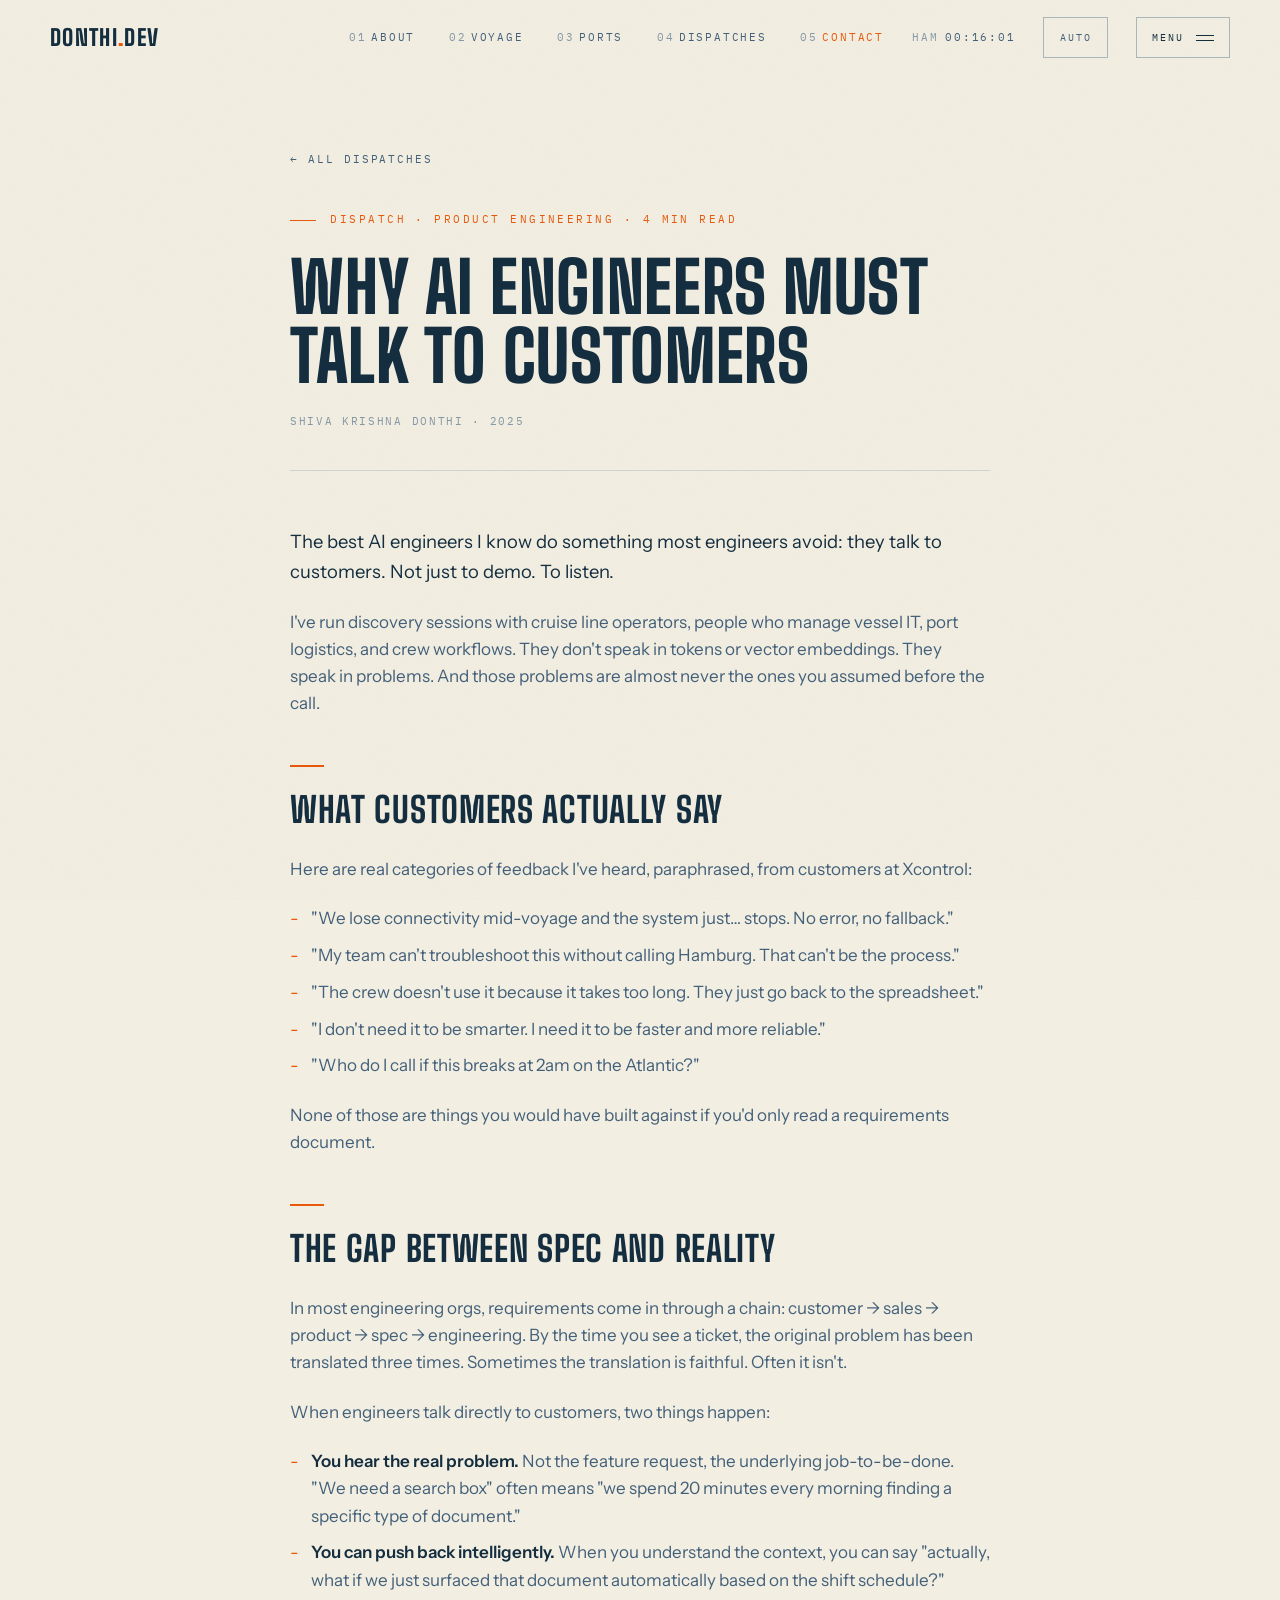
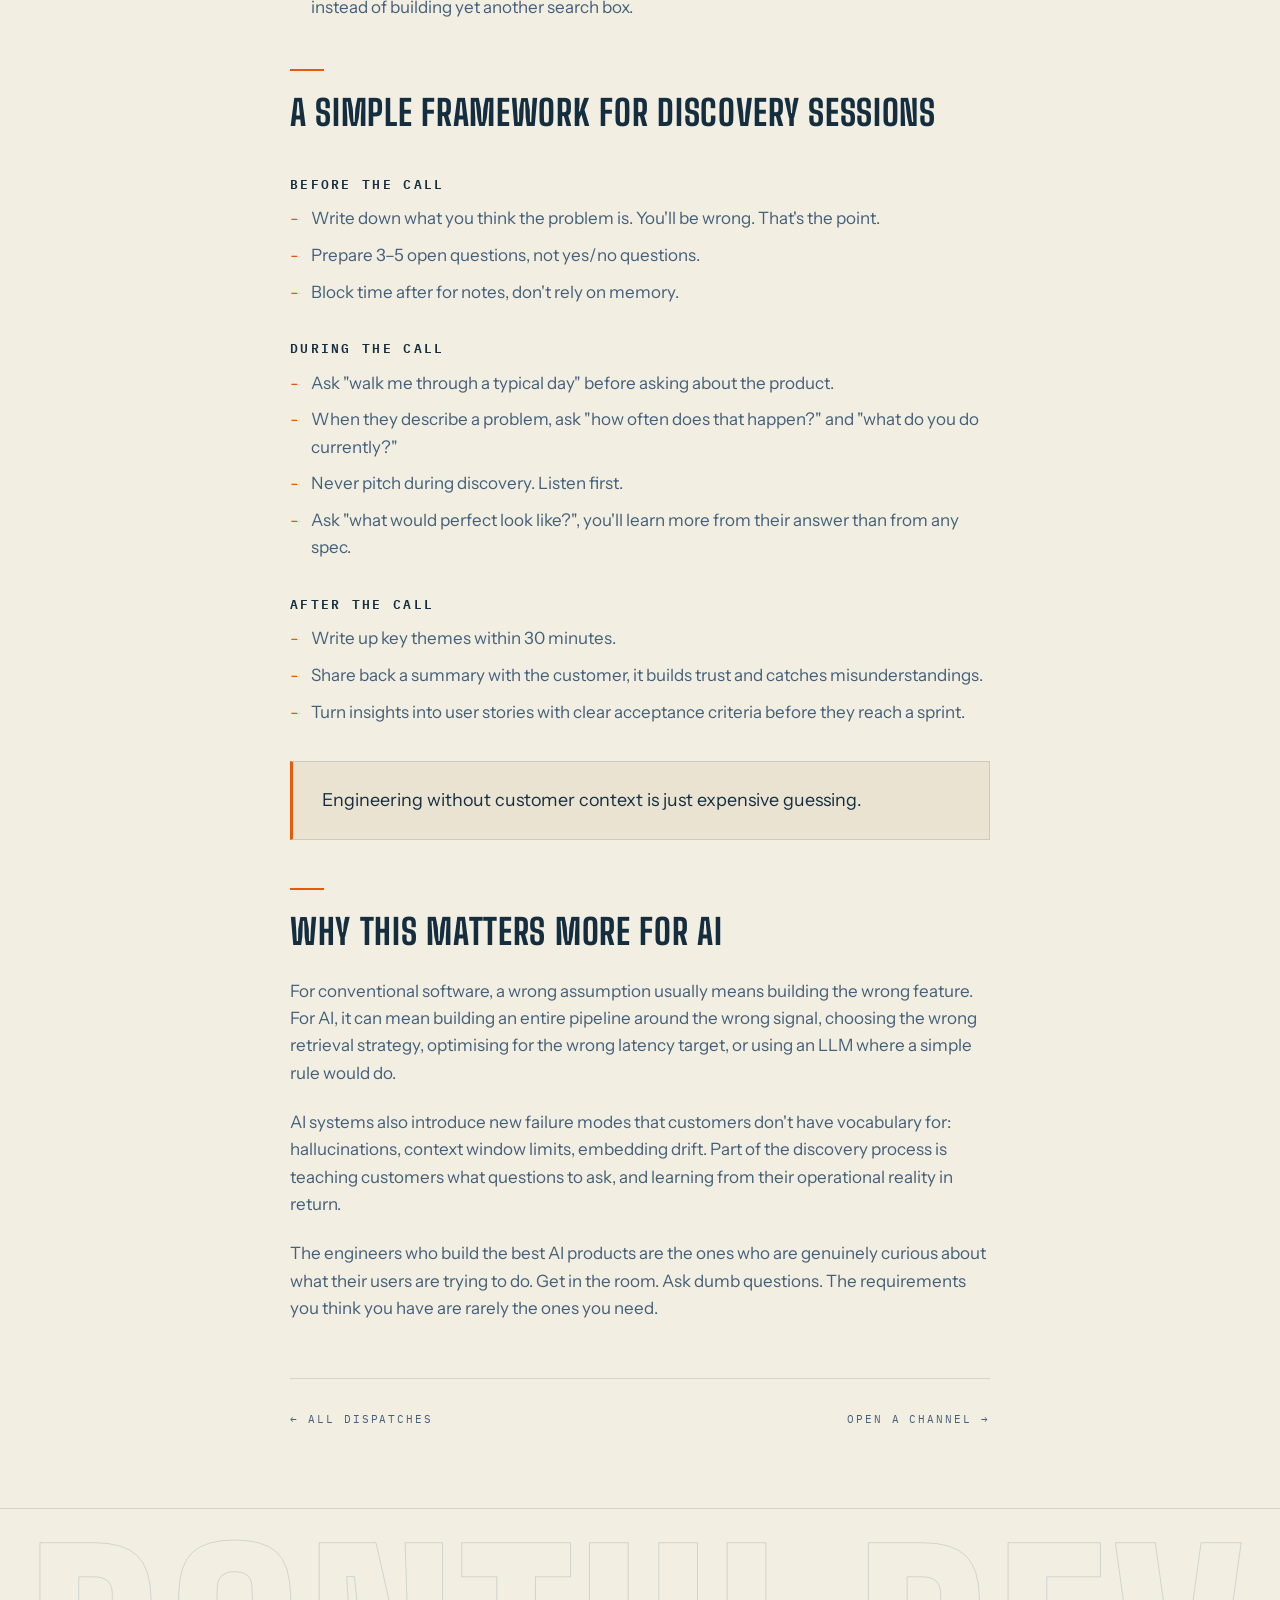
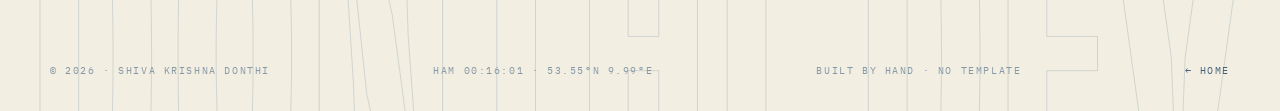
<file: blog/customer-discovery.html>
<!DOCTYPE html>
<html lang="en">

<head>
  <meta charset="UTF-8" />
  <meta name="viewport" content="width=device-width, initial-scale=1.0" />
  <meta name="robots" content="noindex, nofollow, noarchive, noimageindex, noai, noimageai" />
  <meta name="tdm-reservation" content="1" />
  <title>Why AI Engineers Must Talk to Customers · Shiva Krishna Donthi</title>
  <meta name="description"
    content="A framework for running customer discovery sessions that actually change what you build, and why it matters more for AI." />
  <meta property="og:type" content="article" />
  <meta property="og:title" content="Why AI Engineers Must Talk to Customers · Shiva Krishna Donthi" />
  <meta property="og:description" content="A framework for running customer discovery sessions that actually change what you build, and why it matters more for AI." />
  <meta property="og:url" content="https://donthi.dev/blog/customer-discovery" />
  <link rel="canonical" href="https://donthi.dev/blog/customer-discovery" />
  <meta property="og:image" content="https://donthi.dev/assets/og/customer-discovery.png" />
  <meta property="og:image:width" content="1200" />
  <meta property="og:image:height" content="630" />
  <meta name="twitter:card" content="summary_large_image" />
  <meta name="theme-color" content="#050d14" />

  <link rel="preconnect" href="https://fonts.googleapis.com" />
  <link rel="preconnect" href="https://fonts.gstatic.com" crossorigin />
  <link
    href="https://fonts.googleapis.com/css2?family=Big+Shoulders:opsz,wght@10..72,700;10..72,800&family=Instrument+Sans:wght@400;500;600&family=Instrument+Serif:ital@1&family=IBM+Plex+Mono:wght@400;500;600&display=swap"
    rel="stylesheet" />
  <link rel="stylesheet" href="../harbor.css?v=20260919a" />
  <link rel="stylesheet" href="../harbor-post.css?v=20260919a" />
  <script>
    (function () {
      try {
        var p = localStorage.getItem("skd-theme");
        var d = (p === "light" || p === "dark") ? p
          : (window.matchMedia("(prefers-color-scheme: light)").matches ? "light" : "dark");
        document.documentElement.dataset.theme = d;
      } catch (e) { /* default dark */ }
    })();
  </script>
</head>

<body>

  <div class="cursor" id="cursor" aria-hidden="true"><span class="cursor-ring"><span class="cursor-label" id="cursor-label"></span></span></div>
  <div class="grain" aria-hidden="true"></div>

  <header class="topbar" id="topbar">
    <a href="/" class="brand" data-cursor="HOME">DONTHI<span class="brand-dot">.</span>DEV</a>
    <nav class="topnav" aria-label="Sections">
      <a href="/#log-about"><span class="nav-idx">01</span>ABOUT</a>
      <a href="/#log-voyage"><span class="nav-idx">02</span>VOYAGE</a>
      <a href="/#log-ports"><span class="nav-idx">03</span>PORTS</a>
      <a href="/#log-dispatches"><span class="nav-idx">04</span>DISPATCHES</a>
      <a href="/#log-contact" class="nav-contact"><span class="nav-idx">05</span>CONTACT</a>
    </nav>
    <div class="ship-clock mono" aria-label="Hamburg local time">
      <span class="clock-port">HAM</span><span data-clock>--:--:--</span>
    </div>
    <button class="theme-toggle" id="theme-toggle" type="button" aria-label="Switch theme" data-cursor="THEME">AUTO</button>
    <button class="menu-btn" id="menu-btn" type="button" aria-expanded="false" aria-controls="menu" data-cursor="MENU">
      <span class="menu-text">MENU</span>
      <span class="menu-lines" aria-hidden="true"><span></span><span></span></span>
    </button>
  </header>

  <div class="menu" id="menu" aria-hidden="true">
    <div class="menu-inner">
      <nav class="menu-nav" aria-label="Menu">
        <a href="/#log-about"><span class="m-idx">01</span>ABOUT<span class="m-aside">who's aboard</span></a>
        <a href="/#log-principles"><span class="m-idx">02</span>PRINCIPLES<span class="m-aside">standing orders</span></a>
        <a href="/#log-voyage"><span class="m-idx">03</span>VOYAGE<span class="m-aside">Hyderabad → Hamburg, five waypoints</span></a>
        <a href="/#log-ports"><span class="m-idx">04</span>PORTS OF CALL<span class="m-aside">three domains, one method</span></a>
        <a href="/#log-stack"><span class="m-idx">05</span>STACK<span class="m-aside">instruments and cargo</span></a>
        <a href="/#log-dispatches"><span class="m-idx">06</span>DISPATCHES<span class="m-aside">notes from the engine room</span></a>
        <a href="/#log-contact"><span class="m-idx">07</span>CONTACT<span class="m-aside">open a channel</span></a>
      </nav>
      <div class="menu-rule" aria-hidden="true"></div>
      <aside class="menu-side">
        <div>
          <p class="ms-label">Hamburg · local time</p>
          <p class="menu-clock" data-clock="split">--:--<span class="sec">:--</span></p>
          <p class="menu-coords">53.55°N 9.99°E · UTC+2</p>
        </div>
        <div>
          <p class="ms-label">Channels</p>
          <ul class="menu-links">
            <li><a href="https://linkedin.com/in/skdonthi" target="_blank" rel="noopener">LinkedIn<span>/in/skdonthi ↗</span></a></li>
            <li><a href="https://github.com/skdonthi" target="_blank" rel="noopener">GitHub<span>/skdonthi ↗</span></a></li>
            <li><a href="/#log-contact" data-mail>Email<span>open a channel ↗</span></a></li>
          </ul>
        </div>
        <div>
          <p class="ms-label">Chart</p>
          <div class="seg" role="group" aria-label="Theme">
            <button type="button" data-theme-set="system" aria-pressed="false">Auto</button>
            <button type="button" data-theme-set="light" aria-pressed="false">Day</button>
            <button type="button" data-theme-set="dark" aria-pressed="false">Night</button>
          </div>
        </div>
      </aside>
    </div>
  </div>

  <main class="post">
    <a class="post-back" href="/#log-dispatches">← ALL DISPATCHES</a>

    <div class="post-head">
      <p class="post-eyebrow">DISPATCH · PRODUCT ENGINEERING · 4 MIN READ</p>
      <h1 class="post-title">Why AI Engineers Must Talk to Customers</h1>
      <p class="post-meta">SHIVA KRISHNA DONTHI · 2025</p>
    </div>

    <article class="post-body">
      <p>The best AI engineers I know do something most engineers avoid: they talk to customers. Not just to demo. To listen.</p>

      <p>I've run discovery sessions with cruise line operators, people who manage vessel IT, port logistics, and crew workflows. They don't speak in tokens or vector embeddings. They speak in problems. And those problems are almost never the ones you assumed before the call.</p>

      <h2>What customers actually say</h2>

      <p>Here are real categories of feedback I've heard, paraphrased, from customers at Xcontrol:</p>

      <ul>
        <li>"We lose connectivity mid-voyage and the system just… stops. No error, no fallback."</li>
        <li>"My team can't troubleshoot this without calling Hamburg. That can't be the process."</li>
        <li>"The crew doesn't use it because it takes too long. They just go back to the spreadsheet."</li>
        <li>"I don't need it to be smarter. I need it to be faster and more reliable."</li>
        <li>"Who do I call if this breaks at 2am on the Atlantic?"</li>
      </ul>

      <p>None of those are things you would have built against if you'd only read a requirements document.</p>

      <h2>The gap between spec and reality</h2>

      <p>In most engineering orgs, requirements come in through a chain: customer → sales → product → spec → engineering. By the time you see a ticket, the original problem has been translated three times. Sometimes the translation is faithful. Often it isn't.</p>

      <p>When engineers talk directly to customers, two things happen:</p>

      <ul>
        <li><strong>You hear the real problem.</strong> Not the feature request, the underlying job-to-be-done. "We need a search box" often means "we spend 20 minutes every morning finding a specific type of document."</li>
        <li><strong>You can push back intelligently.</strong> When you understand the context, you can say "actually, what if we just surfaced that document automatically based on the shift schedule?" instead of building yet another search box.</li>
      </ul>

      <h2>A simple framework for discovery sessions</h2>

      <h3>Before the call</h3>
      <ul>
        <li>Write down what you think the problem is. You'll be wrong. That's the point.</li>
        <li>Prepare 3–5 open questions, not yes/no questions.</li>
        <li>Block time after for notes, don't rely on memory.</li>
      </ul>

      <h3>During the call</h3>
      <ul>
        <li>Ask "walk me through a typical day" before asking about the product.</li>
        <li>When they describe a problem, ask "how often does that happen?" and "what do you do currently?"</li>
        <li>Never pitch during discovery. Listen first.</li>
        <li>Ask "what would perfect look like?", you'll learn more from their answer than from any spec.</li>
      </ul>

      <h3>After the call</h3>
      <ul>
        <li>Write up key themes within 30 minutes.</li>
        <li>Share back a summary with the customer, it builds trust and catches misunderstandings.</li>
        <li>Turn insights into user stories with clear acceptance criteria before they reach a sprint.</li>
      </ul>

      <blockquote>
        <p>Engineering without customer context is just expensive guessing.</p>
      </blockquote>

      <h2>Why this matters more for AI</h2>

      <p>For conventional software, a wrong assumption usually means building the wrong feature. For AI, it can mean building an entire pipeline around the wrong signal, choosing the wrong retrieval strategy, optimising for the wrong latency target, or using an LLM where a simple rule would do.</p>

      <p>AI systems also introduce new failure modes that customers don't have vocabulary for: hallucinations, context window limits, embedding drift. Part of the discovery process is teaching customers what questions to ask, and learning from their operational reality in return.</p>

      <p>The engineers who build the best AI products are the ones who are genuinely curious about what their users are trying to do. Get in the room. Ask dumb questions. The requirements you think you have are rarely the ones you need.</p>
    </article>

    <div class="post-foot">
      <a href="/#log-dispatches">← ALL DISPATCHES</a>
      <a href="/#log-contact">OPEN A CHANNEL →</a>
    </div>
  </main>

  <footer class="foot">
    <span class="foot-word" aria-hidden="true">DONTHI.DEV</span>
    <div class="foot-row mono">
      <span>© 2026 · Shiva Krishna Donthi</span>
      <span>HAM <span data-clock>--:--:--</span> · 53.55°N 9.99°E</span>
      <span>Built by hand · no template</span>
      <a href="/">← Home</a>
    </div>
  </footer>

  <script src="../harbor.js?v=20260919a"></script>
</body>

</html>
</file>
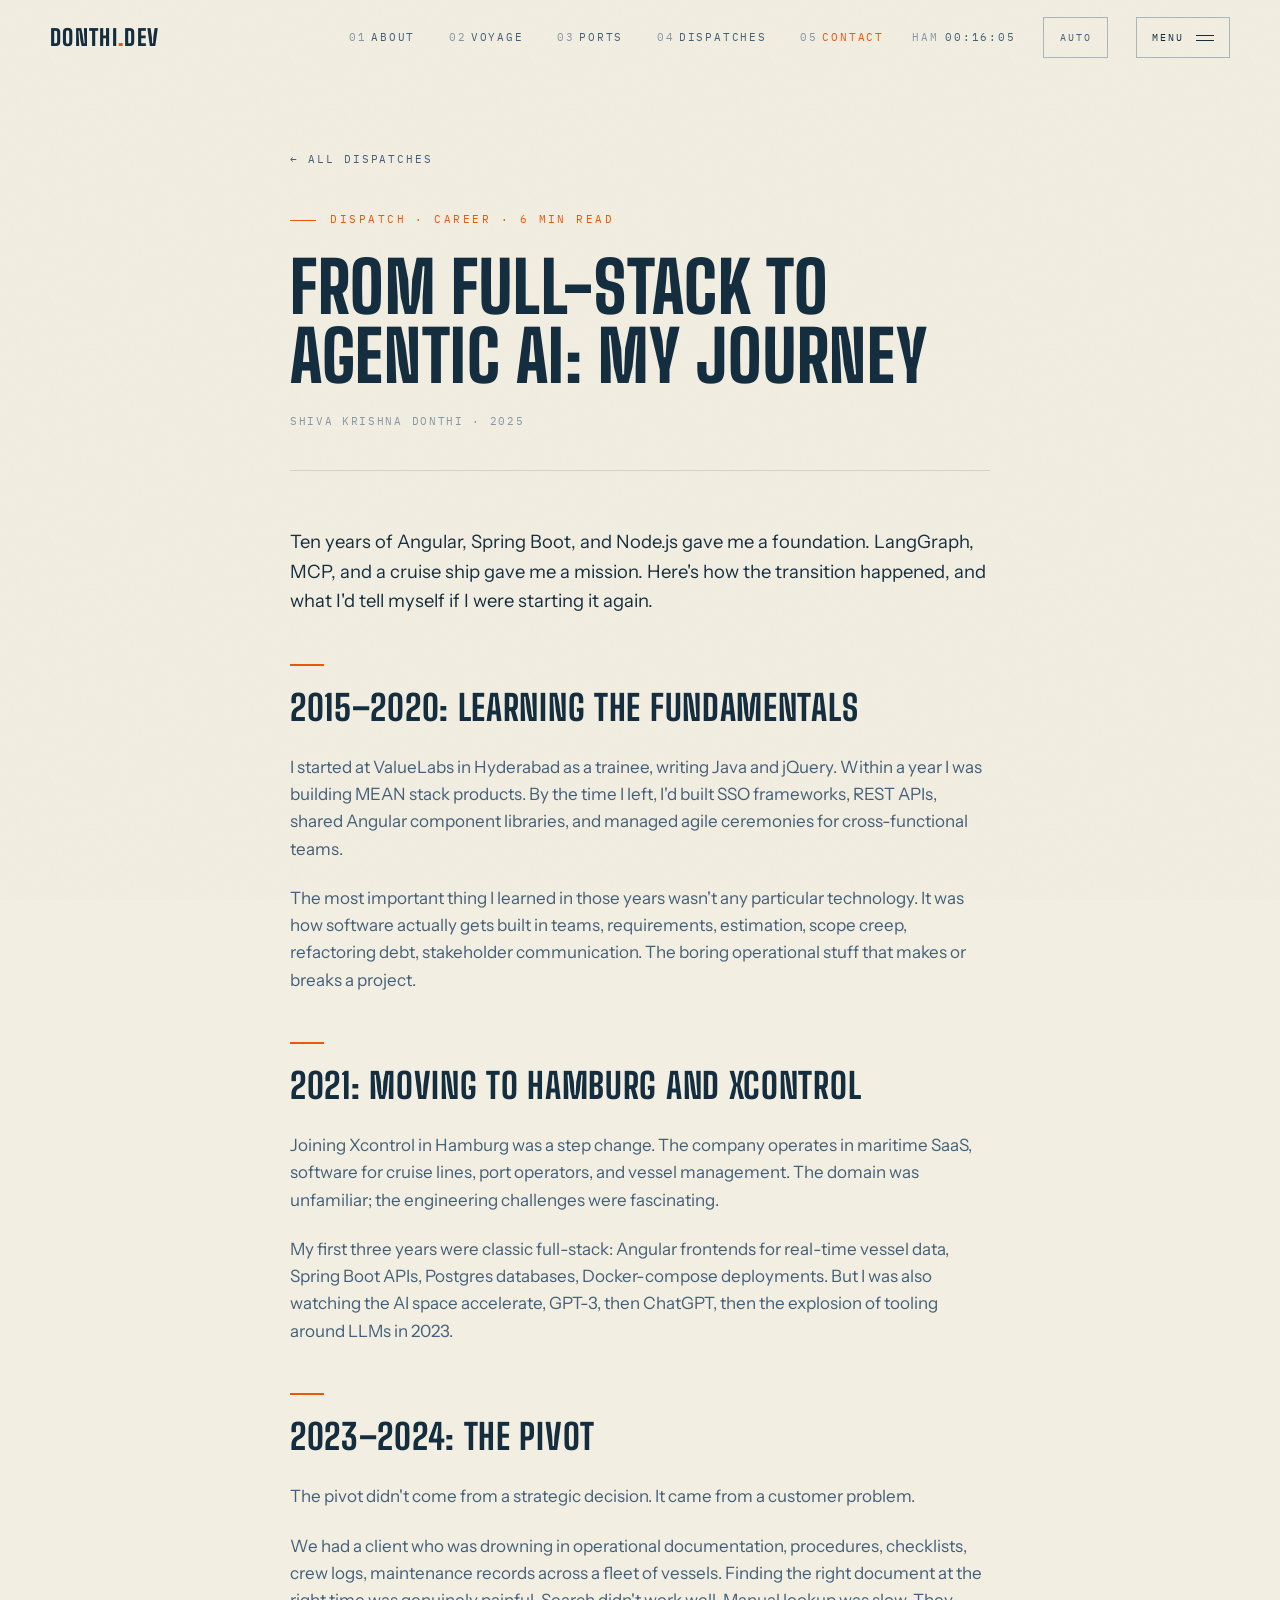
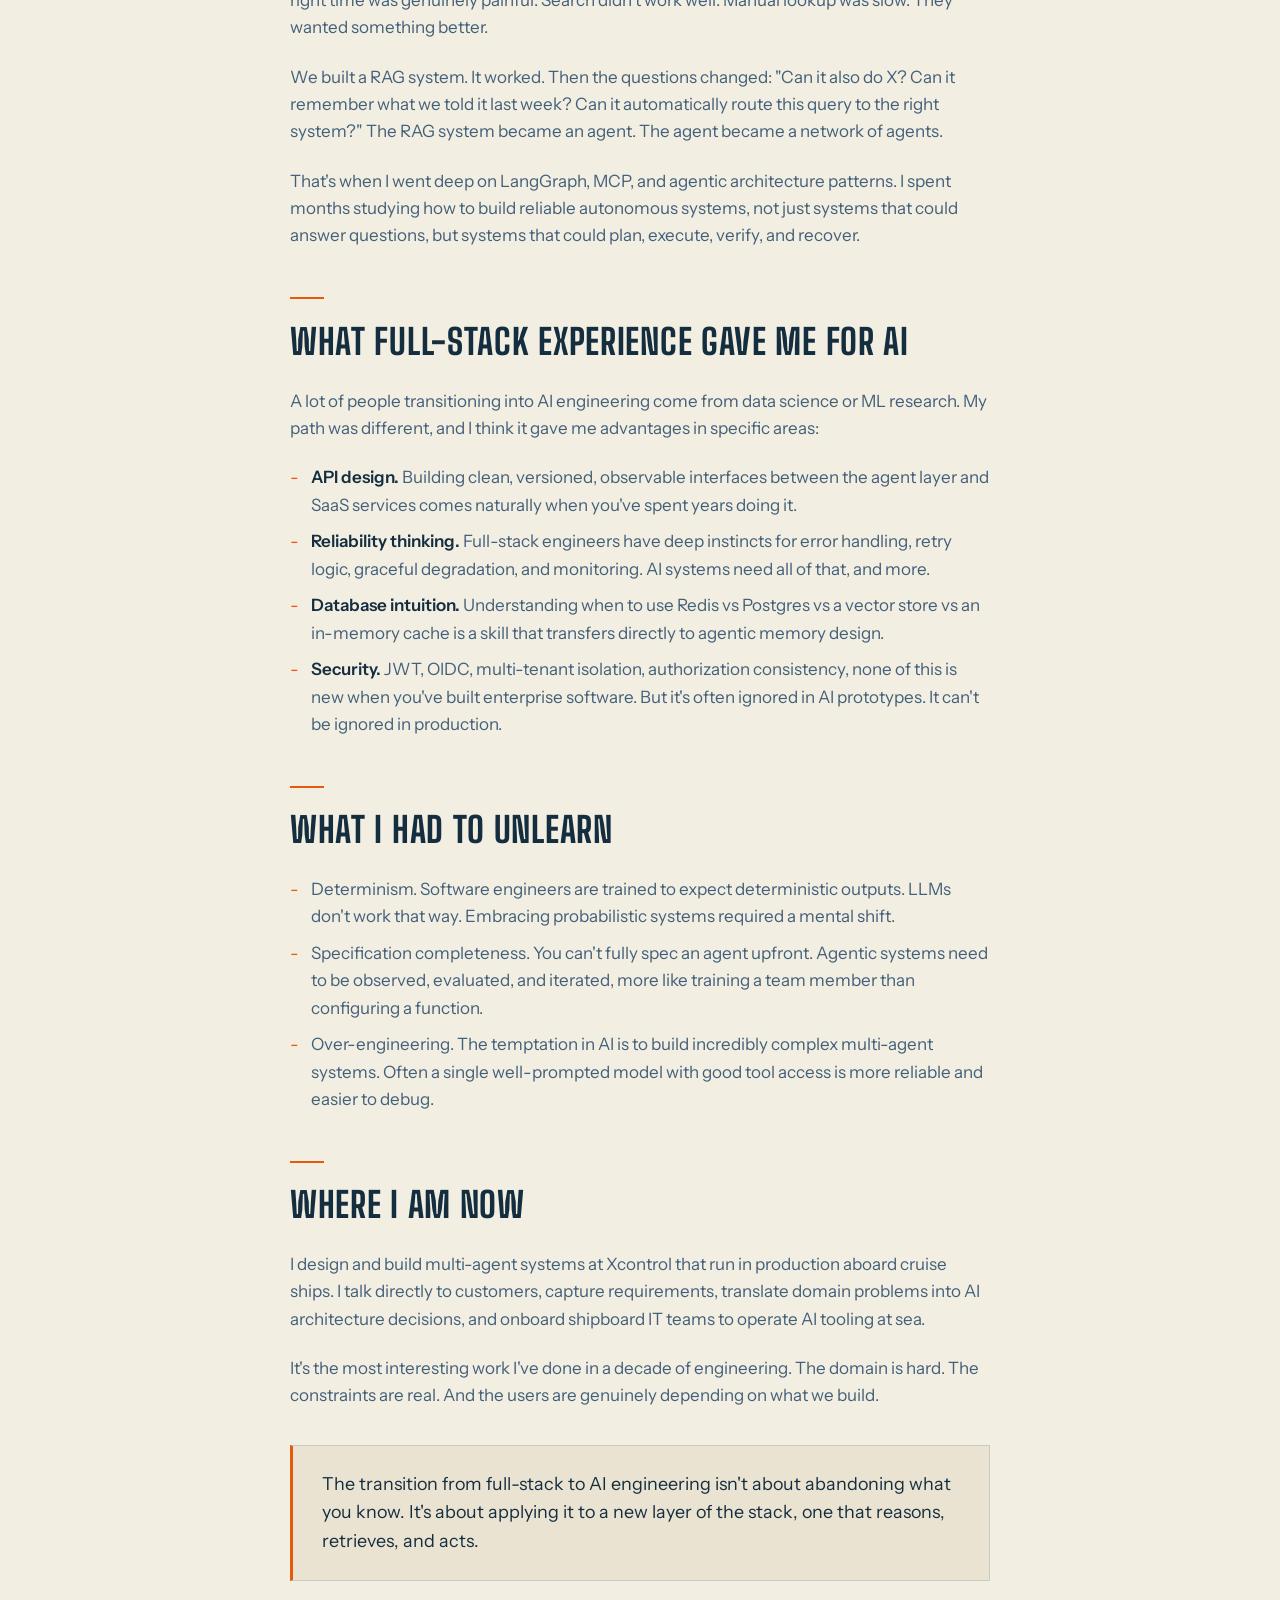
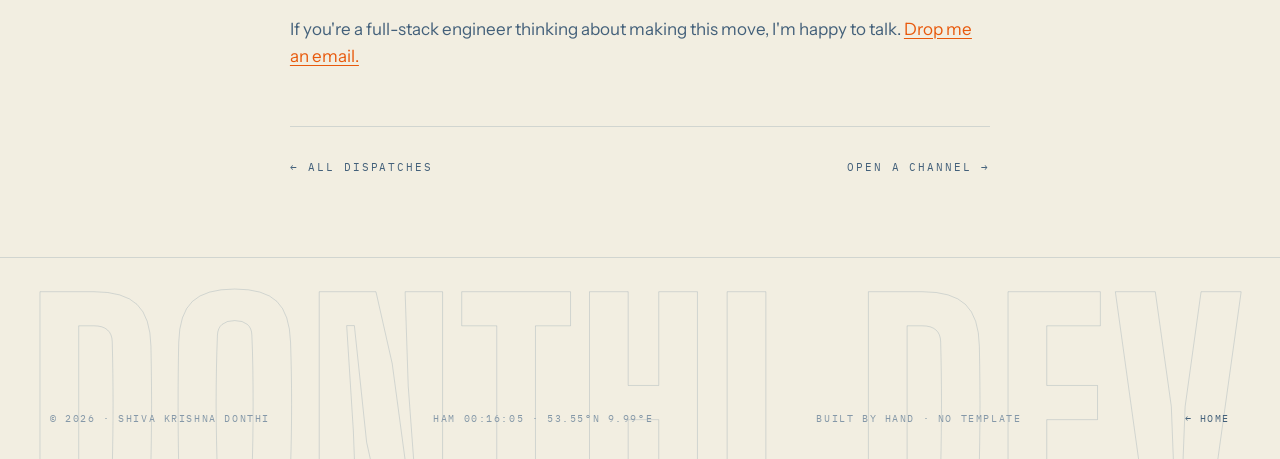
<file: blog/journey.html>
<!DOCTYPE html>
<html lang="en">

<head>
  <meta charset="UTF-8" />
  <meta name="viewport" content="width=device-width, initial-scale=1.0" />
  <meta name="robots" content="noindex, nofollow, noarchive, noimageindex, noai, noimageai" />
  <meta name="tdm-reservation" content="1" />
  <title>From Full-Stack to Agentic AI · Shiva Krishna Donthi</title>
  <meta name="description"
    content="Ten years of Angular, Spring Boot, and Node.js gave me a foundation. LangGraph, MCP, and a cruise ship gave me a mission. How the transition happened." />
  <meta property="og:type" content="article" />
  <meta property="og:title" content="From Full-Stack to Agentic AI · Shiva Krishna Donthi" />
  <meta property="og:description" content="Ten years of Angular, Spring Boot, and Node.js gave me a foundation. LangGraph, MCP, and a cruise ship gave me a mission. How the transition happened." />
  <meta property="og:url" content="https://donthi.dev/blog/journey" />
  <link rel="canonical" href="https://donthi.dev/blog/journey" />
  <meta property="og:image" content="https://donthi.dev/assets/og/journey.png" />
  <meta property="og:image:width" content="1200" />
  <meta property="og:image:height" content="630" />
  <meta name="twitter:card" content="summary_large_image" />
  <meta name="theme-color" content="#050d14" />

  <link rel="preconnect" href="https://fonts.googleapis.com" />
  <link rel="preconnect" href="https://fonts.gstatic.com" crossorigin />
  <link
    href="https://fonts.googleapis.com/css2?family=Big+Shoulders:opsz,wght@10..72,700;10..72,800&family=Instrument+Sans:wght@400;500;600&family=Instrument+Serif:ital@1&family=IBM+Plex+Mono:wght@400;500;600&display=swap"
    rel="stylesheet" />
  <link rel="stylesheet" href="../harbor.css?v=20260919a" />
  <link rel="stylesheet" href="../harbor-post.css?v=20260919a" />
  <script>
    (function () {
      try {
        var p = localStorage.getItem("skd-theme");
        var d = (p === "light" || p === "dark") ? p
          : (window.matchMedia("(prefers-color-scheme: light)").matches ? "light" : "dark");
        document.documentElement.dataset.theme = d;
      } catch (e) { /* default dark */ }
    })();
  </script>
</head>

<body>

  <div class="cursor" id="cursor" aria-hidden="true"><span class="cursor-ring"><span class="cursor-label" id="cursor-label"></span></span></div>
  <div class="grain" aria-hidden="true"></div>

  <header class="topbar" id="topbar">
    <a href="/" class="brand" data-cursor="HOME">DONTHI<span class="brand-dot">.</span>DEV</a>
    <nav class="topnav" aria-label="Sections">
      <a href="/#log-about"><span class="nav-idx">01</span>ABOUT</a>
      <a href="/#log-voyage"><span class="nav-idx">02</span>VOYAGE</a>
      <a href="/#log-ports"><span class="nav-idx">03</span>PORTS</a>
      <a href="/#log-dispatches"><span class="nav-idx">04</span>DISPATCHES</a>
      <a href="/#log-contact" class="nav-contact"><span class="nav-idx">05</span>CONTACT</a>
    </nav>
    <div class="ship-clock mono" aria-label="Hamburg local time">
      <span class="clock-port">HAM</span><span data-clock>--:--:--</span>
    </div>
    <button class="theme-toggle" id="theme-toggle" type="button" aria-label="Switch theme" data-cursor="THEME">AUTO</button>
    <button class="menu-btn" id="menu-btn" type="button" aria-expanded="false" aria-controls="menu" data-cursor="MENU">
      <span class="menu-text">MENU</span>
      <span class="menu-lines" aria-hidden="true"><span></span><span></span></span>
    </button>
  </header>

  <div class="menu" id="menu" aria-hidden="true">
    <div class="menu-inner">
      <nav class="menu-nav" aria-label="Menu">
        <a href="/#log-about"><span class="m-idx">01</span>ABOUT<span class="m-aside">who's aboard</span></a>
        <a href="/#log-principles"><span class="m-idx">02</span>PRINCIPLES<span class="m-aside">standing orders</span></a>
        <a href="/#log-voyage"><span class="m-idx">03</span>VOYAGE<span class="m-aside">Hyderabad → Hamburg, five waypoints</span></a>
        <a href="/#log-ports"><span class="m-idx">04</span>PORTS OF CALL<span class="m-aside">three domains, one method</span></a>
        <a href="/#log-stack"><span class="m-idx">05</span>STACK<span class="m-aside">instruments and cargo</span></a>
        <a href="/#log-dispatches"><span class="m-idx">06</span>DISPATCHES<span class="m-aside">notes from the engine room</span></a>
        <a href="/#log-contact"><span class="m-idx">07</span>CONTACT<span class="m-aside">open a channel</span></a>
      </nav>
      <div class="menu-rule" aria-hidden="true"></div>
      <aside class="menu-side">
        <div>
          <p class="ms-label">Hamburg · local time</p>
          <p class="menu-clock" data-clock="split">--:--<span class="sec">:--</span></p>
          <p class="menu-coords">53.55°N 9.99°E · UTC+2</p>
        </div>
        <div>
          <p class="ms-label">Channels</p>
          <ul class="menu-links">
            <li><a href="https://linkedin.com/in/skdonthi" target="_blank" rel="noopener">LinkedIn<span>/in/skdonthi ↗</span></a></li>
            <li><a href="https://github.com/skdonthi" target="_blank" rel="noopener">GitHub<span>/skdonthi ↗</span></a></li>
            <li><a href="/#log-contact" data-mail>Email<span>open a channel ↗</span></a></li>
          </ul>
        </div>
        <div>
          <p class="ms-label">Chart</p>
          <div class="seg" role="group" aria-label="Theme">
            <button type="button" data-theme-set="system" aria-pressed="false">Auto</button>
            <button type="button" data-theme-set="light" aria-pressed="false">Day</button>
            <button type="button" data-theme-set="dark" aria-pressed="false">Night</button>
          </div>
        </div>
      </aside>
    </div>
  </div>

  <main class="post">
    <a class="post-back" href="/#log-dispatches">← ALL DISPATCHES</a>

    <div class="post-head">
      <p class="post-eyebrow">DISPATCH · CAREER · 6 MIN READ</p>
      <h1 class="post-title">From Full-Stack to Agentic AI: My Journey</h1>
      <p class="post-meta">SHIVA KRISHNA DONTHI · 2025</p>
    </div>

    <article class="post-body">
      <p>Ten years of Angular, Spring Boot, and Node.js gave me a foundation. LangGraph, MCP, and a cruise ship gave me a mission. Here's how the transition happened, and what I'd tell myself if I were starting it again.</p>

      <h2>2015–2020: Learning the fundamentals</h2>

      <p>I started at ValueLabs in Hyderabad as a trainee, writing Java and jQuery. Within a year I was building MEAN stack products. By the time I left, I'd built SSO frameworks, REST APIs, shared Angular component libraries, and managed agile ceremonies for cross-functional teams.</p>

      <p>The most important thing I learned in those years wasn't any particular technology. It was how software actually gets built in teams, requirements, estimation, scope creep, refactoring debt, stakeholder communication. The boring operational stuff that makes or breaks a project.</p>

      <h2>2021: Moving to Hamburg and Xcontrol</h2>

      <p>Joining Xcontrol in Hamburg was a step change. The company operates in maritime SaaS, software for cruise lines, port operators, and vessel management. The domain was unfamiliar; the engineering challenges were fascinating.</p>

      <p>My first three years were classic full-stack: Angular frontends for real-time vessel data, Spring Boot APIs, Postgres databases, Docker-compose deployments. But I was also watching the AI space accelerate, GPT-3, then ChatGPT, then the explosion of tooling around LLMs in 2023.</p>

      <h2>2023–2024: The pivot</h2>

      <p>The pivot didn't come from a strategic decision. It came from a customer problem.</p>

      <p>We had a client who was drowning in operational documentation, procedures, checklists, crew logs, maintenance records across a fleet of vessels. Finding the right document at the right time was genuinely painful. Search didn't work well. Manual lookup was slow. They wanted something better.</p>

      <p>We built a RAG system. It worked. Then the questions changed: "Can it also do X? Can it remember what we told it last week? Can it automatically route this query to the right system?" The RAG system became an agent. The agent became a network of agents.</p>

      <p>That's when I went deep on LangGraph, MCP, and agentic architecture patterns. I spent months studying how to build reliable autonomous systems, not just systems that could answer questions, but systems that could plan, execute, verify, and recover.</p>

      <h2>What full-stack experience gave me for AI</h2>

      <p>A lot of people transitioning into AI engineering come from data science or ML research. My path was different, and I think it gave me advantages in specific areas:</p>

      <ul>
        <li><strong>API design.</strong> Building clean, versioned, observable interfaces between the agent layer and SaaS services comes naturally when you've spent years doing it.</li>
        <li><strong>Reliability thinking.</strong> Full-stack engineers have deep instincts for error handling, retry logic, graceful degradation, and monitoring. AI systems need all of that, and more.</li>
        <li><strong>Database intuition.</strong> Understanding when to use Redis vs Postgres vs a vector store vs an in-memory cache is a skill that transfers directly to agentic memory design.</li>
        <li><strong>Security.</strong> JWT, OIDC, multi-tenant isolation, authorization consistency, none of this is new when you've built enterprise software. But it's often ignored in AI prototypes. It can't be ignored in production.</li>
      </ul>

      <h2>What I had to unlearn</h2>

      <ul>
        <li>Determinism. Software engineers are trained to expect deterministic outputs. LLMs don't work that way. Embracing probabilistic systems required a mental shift.</li>
        <li>Specification completeness. You can't fully spec an agent upfront. Agentic systems need to be observed, evaluated, and iterated, more like training a team member than configuring a function.</li>
        <li>Over-engineering. The temptation in AI is to build incredibly complex multi-agent systems. Often a single well-prompted model with good tool access is more reliable and easier to debug.</li>
      </ul>

      <h2>Where I am now</h2>

      <p>I design and build multi-agent systems at Xcontrol that run in production aboard cruise ships. I talk directly to customers, capture requirements, translate domain problems into AI architecture decisions, and onboard shipboard IT teams to operate AI tooling at sea.</p>

      <p>It's the most interesting work I've done in a decade of engineering. The domain is hard. The constraints are real. And the users are genuinely depending on what we build.</p>

      <blockquote>
        <p>The transition from full-stack to AI engineering isn't about abandoning what you know. It's about applying it to a new layer of the stack, one that reasons, retrieves, and acts.</p>
      </blockquote>

      <p>If you're a full-stack engineer thinking about making this move, I'm happy to talk. <a href="mailto:skdonthi@outlook.com">Drop me an email.</a></p>
    </article>

    <div class="post-foot">
      <a href="/#log-dispatches">← ALL DISPATCHES</a>
      <a href="/#log-contact">OPEN A CHANNEL →</a>
    </div>
  </main>

  <footer class="foot">
    <span class="foot-word" aria-hidden="true">DONTHI.DEV</span>
    <div class="foot-row mono">
      <span>© 2026 · Shiva Krishna Donthi</span>
      <span>HAM <span data-clock>--:--:--</span> · 53.55°N 9.99°E</span>
      <span>Built by hand · no template</span>
      <a href="/">← Home</a>
    </div>
  </footer>

  <script src="../harbor.js?v=20260919a"></script>
</body>

</html>
</file>
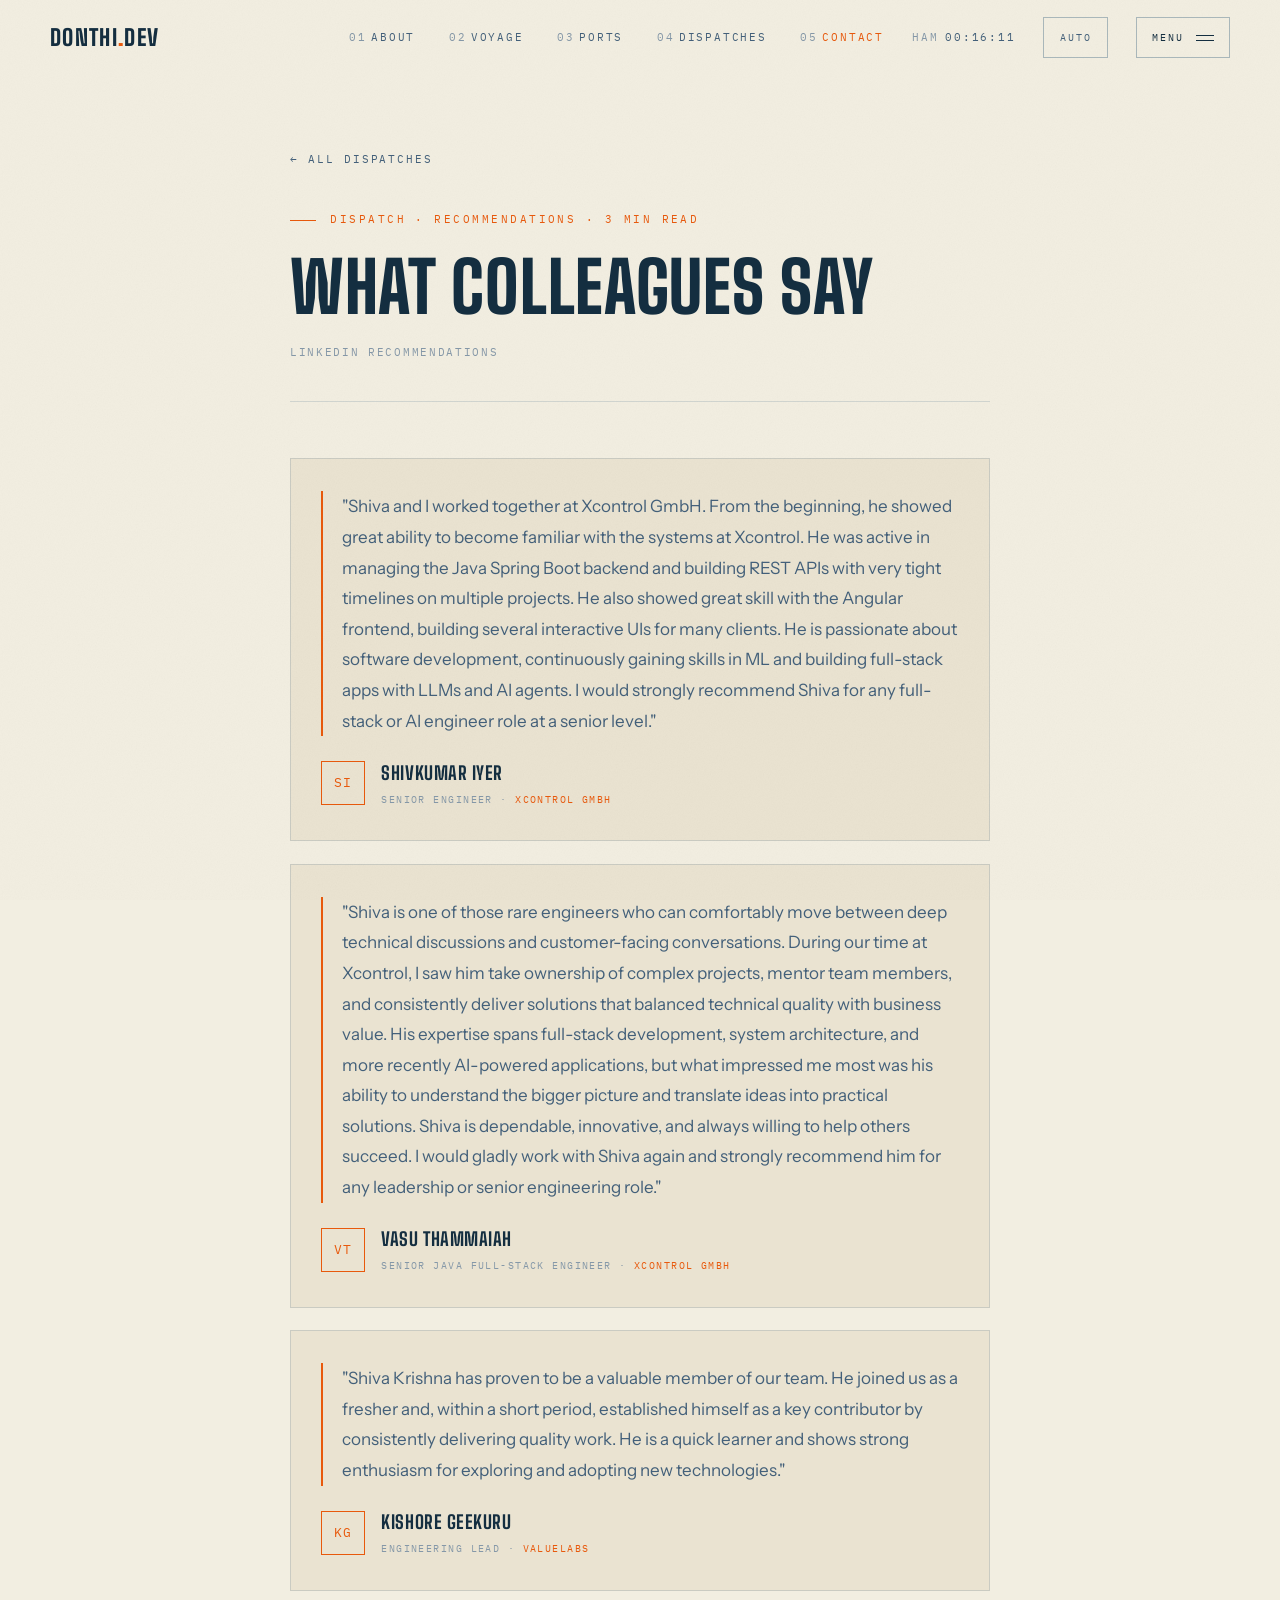
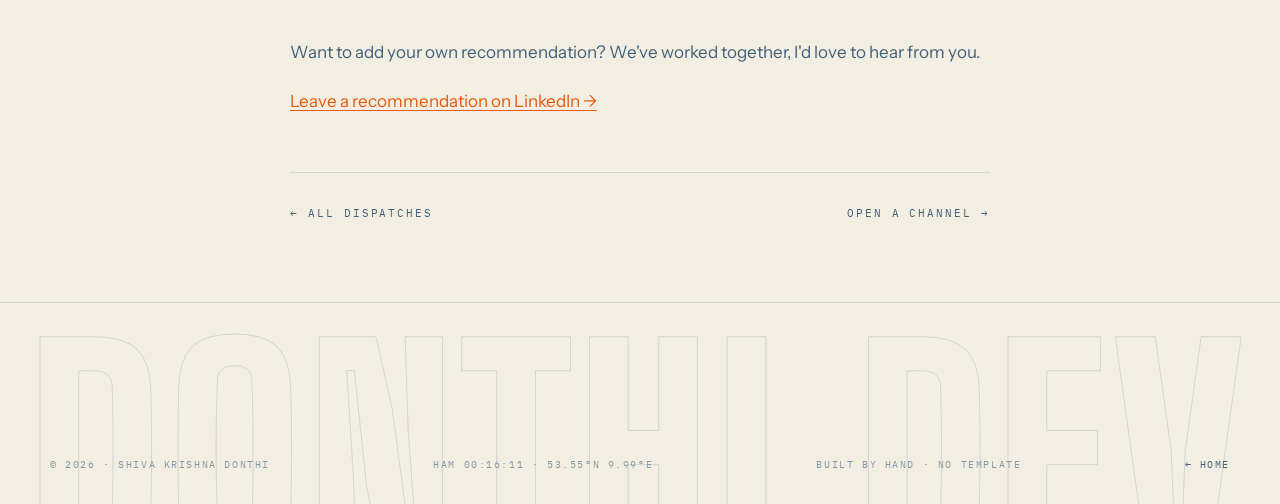
<file: blog/recommendations.html>
<!DOCTYPE html>
<html lang="en">

<head>
  <meta charset="UTF-8" />
  <meta name="viewport" content="width=device-width, initial-scale=1.0" />
  <meta name="robots" content="noindex, nofollow, noarchive, noimageindex, noai, noimageai" />
  <meta name="tdm-reservation" content="1" />
  <title>What Colleagues Say · Shiva Krishna Donthi</title>
  <meta name="description"
    content="LinkedIn recommendations from colleagues at Xcontrol and ValueLabs on technical depth, architecture, delivery, and growth." />
  <meta property="og:type" content="article" />
  <meta property="og:title" content="What Colleagues Say · Shiva Krishna Donthi" />
  <meta property="og:description" content="LinkedIn recommendations from colleagues at Xcontrol and ValueLabs on technical depth, architecture, delivery, and growth." />
  <meta property="og:url" content="https://donthi.dev/blog/recommendations" />
  <link rel="canonical" href="https://donthi.dev/blog/recommendations" />
  <meta property="og:image" content="https://donthi.dev/assets/og/recommendations.png" />
  <meta property="og:image:width" content="1200" />
  <meta property="og:image:height" content="630" />
  <meta name="twitter:card" content="summary_large_image" />
  <meta name="theme-color" content="#050d14" />

  <link rel="preconnect" href="https://fonts.googleapis.com" />
  <link rel="preconnect" href="https://fonts.gstatic.com" crossorigin />
  <link
    href="https://fonts.googleapis.com/css2?family=Big+Shoulders:opsz,wght@10..72,700;10..72,800&family=Instrument+Sans:wght@400;500;600&family=Instrument+Serif:ital@1&family=IBM+Plex+Mono:wght@400;500;600&display=swap"
    rel="stylesheet" />
  <link rel="stylesheet" href="../harbor.css?v=20260919a" />
  <link rel="stylesheet" href="../harbor-post.css?v=20260919a" />
  <script>
    (function () {
      try {
        var p = localStorage.getItem("skd-theme");
        var d = (p === "light" || p === "dark") ? p
          : (window.matchMedia("(prefers-color-scheme: light)").matches ? "light" : "dark");
        document.documentElement.dataset.theme = d;
      } catch (e) { /* default dark */ }
    })();
  </script>
</head>

<body>

  <div class="cursor" id="cursor" aria-hidden="true"><span class="cursor-ring"><span class="cursor-label" id="cursor-label"></span></span></div>
  <div class="grain" aria-hidden="true"></div>

  <header class="topbar" id="topbar">
    <a href="/" class="brand" data-cursor="HOME">DONTHI<span class="brand-dot">.</span>DEV</a>
    <nav class="topnav" aria-label="Sections">
      <a href="/#log-about"><span class="nav-idx">01</span>ABOUT</a>
      <a href="/#log-voyage"><span class="nav-idx">02</span>VOYAGE</a>
      <a href="/#log-ports"><span class="nav-idx">03</span>PORTS</a>
      <a href="/#log-dispatches"><span class="nav-idx">04</span>DISPATCHES</a>
      <a href="/#log-contact" class="nav-contact"><span class="nav-idx">05</span>CONTACT</a>
    </nav>
    <div class="ship-clock mono" aria-label="Hamburg local time">
      <span class="clock-port">HAM</span><span data-clock>--:--:--</span>
    </div>
    <button class="theme-toggle" id="theme-toggle" type="button" aria-label="Switch theme" data-cursor="THEME">AUTO</button>
    <button class="menu-btn" id="menu-btn" type="button" aria-expanded="false" aria-controls="menu" data-cursor="MENU">
      <span class="menu-text">MENU</span>
      <span class="menu-lines" aria-hidden="true"><span></span><span></span></span>
    </button>
  </header>

  <div class="menu" id="menu" aria-hidden="true">
    <div class="menu-inner">
      <nav class="menu-nav" aria-label="Menu">
        <a href="/#log-about"><span class="m-idx">01</span>ABOUT<span class="m-aside">who's aboard</span></a>
        <a href="/#log-principles"><span class="m-idx">02</span>PRINCIPLES<span class="m-aside">standing orders</span></a>
        <a href="/#log-voyage"><span class="m-idx">03</span>VOYAGE<span class="m-aside">Hyderabad → Hamburg, five waypoints</span></a>
        <a href="/#log-ports"><span class="m-idx">04</span>PORTS OF CALL<span class="m-aside">three domains, one method</span></a>
        <a href="/#log-stack"><span class="m-idx">05</span>STACK<span class="m-aside">instruments and cargo</span></a>
        <a href="/#log-dispatches"><span class="m-idx">06</span>DISPATCHES<span class="m-aside">notes from the engine room</span></a>
        <a href="/#log-contact"><span class="m-idx">07</span>CONTACT<span class="m-aside">open a channel</span></a>
      </nav>
      <div class="menu-rule" aria-hidden="true"></div>
      <aside class="menu-side">
        <div>
          <p class="ms-label">Hamburg · local time</p>
          <p class="menu-clock" data-clock="split">--:--<span class="sec">:--</span></p>
          <p class="menu-coords">53.55°N 9.99°E · UTC+2</p>
        </div>
        <div>
          <p class="ms-label">Channels</p>
          <ul class="menu-links">
            <li><a href="https://linkedin.com/in/skdonthi" target="_blank" rel="noopener">LinkedIn<span>/in/skdonthi ↗</span></a></li>
            <li><a href="https://github.com/skdonthi" target="_blank" rel="noopener">GitHub<span>/skdonthi ↗</span></a></li>
            <li><a href="/#log-contact" data-mail>Email<span>open a channel ↗</span></a></li>
          </ul>
        </div>
        <div>
          <p class="ms-label">Chart</p>
          <div class="seg" role="group" aria-label="Theme">
            <button type="button" data-theme-set="system" aria-pressed="false">Auto</button>
            <button type="button" data-theme-set="light" aria-pressed="false">Day</button>
            <button type="button" data-theme-set="dark" aria-pressed="false">Night</button>
          </div>
        </div>
      </aside>
    </div>
  </div>

  <main class="post">
    <a class="post-back" href="/#log-dispatches">← ALL DISPATCHES</a>

    <div class="post-head">
      <p class="post-eyebrow">DISPATCH · RECOMMENDATIONS · 3 MIN READ</p>
      <h1 class="post-title">What Colleagues Say</h1>
      <p class="post-meta">LINKEDIN RECOMMENDATIONS</p>
    </div>

    <article class="post-body">

      <div class="rec-card">
        <p class="rec-quote">
          "Shiva and I worked together at Xcontrol GmbH. From the beginning, he showed great ability to become familiar with the systems at Xcontrol. He was active in managing the Java Spring Boot backend and building REST APIs with very tight timelines on multiple projects. He also showed great skill with the Angular frontend, building several interactive UIs for many clients. He is passionate about software development, continuously gaining skills in ML and building full-stack apps with LLMs and AI agents. I would strongly recommend Shiva for any full-stack or AI engineer role at a senior level."
        </p>
        <div class="rec-author">
          <div class="rec-avatar">SI</div>
          <div>
            <div class="rec-name">Shivkumar Iyer</div>
            <div class="rec-role">Senior Engineer · <span class="rec-company">Xcontrol GmbH</span></div>
          </div>
        </div>
      </div>

      <div class="rec-card">
        <p class="rec-quote">
          "Shiva is one of those rare engineers who can comfortably move between deep technical discussions and customer-facing conversations. During our time at Xcontrol, I saw him take ownership of complex projects, mentor team members, and consistently deliver solutions that balanced technical quality with business value. His expertise spans full-stack development, system architecture, and more recently AI-powered applications, but what impressed me most was his ability to understand the bigger picture and translate ideas into practical solutions. Shiva is dependable, innovative, and always willing to help others succeed. I would gladly work with Shiva again and strongly recommend him for any leadership or senior engineering role."
        </p>
        <div class="rec-author">
          <div class="rec-avatar">VT</div>
          <div>
            <div class="rec-name">Vasu Thammaiah</div>
            <div class="rec-role">Senior Java Full-Stack Engineer · <span class="rec-company">Xcontrol GmbH</span></div>
          </div>
        </div>
      </div>

      <div class="rec-card">
        <p class="rec-quote">
          "Shiva Krishna has proven to be a valuable member of our team. He joined us as a fresher and, within a short period, established himself as a key contributor by consistently delivering quality work. He is a quick learner and shows strong enthusiasm for exploring and adopting new technologies."
        </p>
        <div class="rec-author">
          <div class="rec-avatar">KG</div>
          <div>
            <div class="rec-name">Kishore Geekuru</div>
            <div class="rec-role">Engineering Lead · <span class="rec-company">ValueLabs</span></div>
          </div>
        </div>
      </div>

      <p style="margin-top: 3rem;">Want to add your own recommendation? We've worked together, I'd love to hear from you.</p>
      <p>
        <a href="https://linkedin.com/in/skdonthi" target="_blank" rel="noopener">Leave a recommendation on LinkedIn →</a>
      </p>
    </article>

    <div class="post-foot">
      <a href="/#log-dispatches">← ALL DISPATCHES</a>
      <a href="/#log-contact">OPEN A CHANNEL →</a>
    </div>
  </main>

  <footer class="foot">
    <span class="foot-word" aria-hidden="true">DONTHI.DEV</span>
    <div class="foot-row mono">
      <span>© 2026 · Shiva Krishna Donthi</span>
      <span>HAM <span data-clock>--:--:--</span> · 53.55°N 9.99°E</span>
      <span>Built by hand · no template</span>
      <a href="/">← Home</a>
    </div>
  </footer>

  <script src="../harbor.js?v=20260919a"></script>
</body>

</html>
</file>
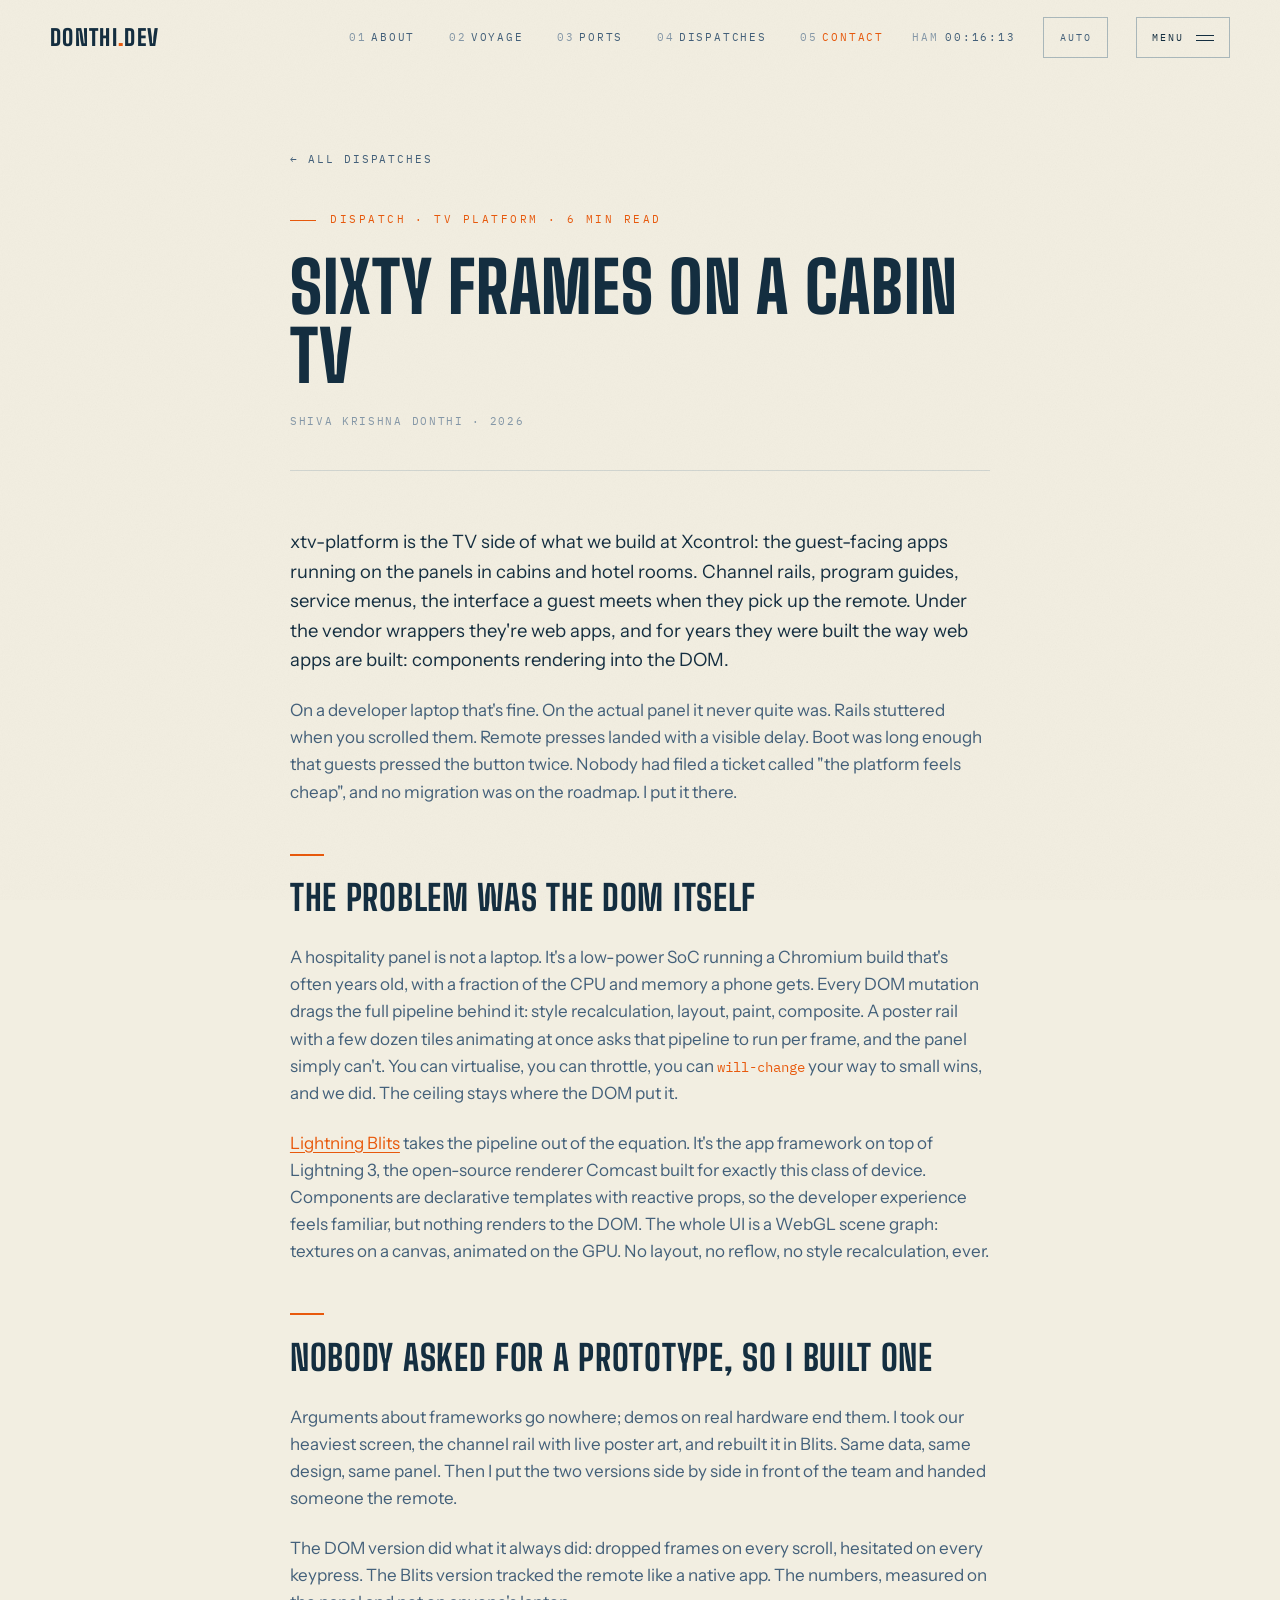
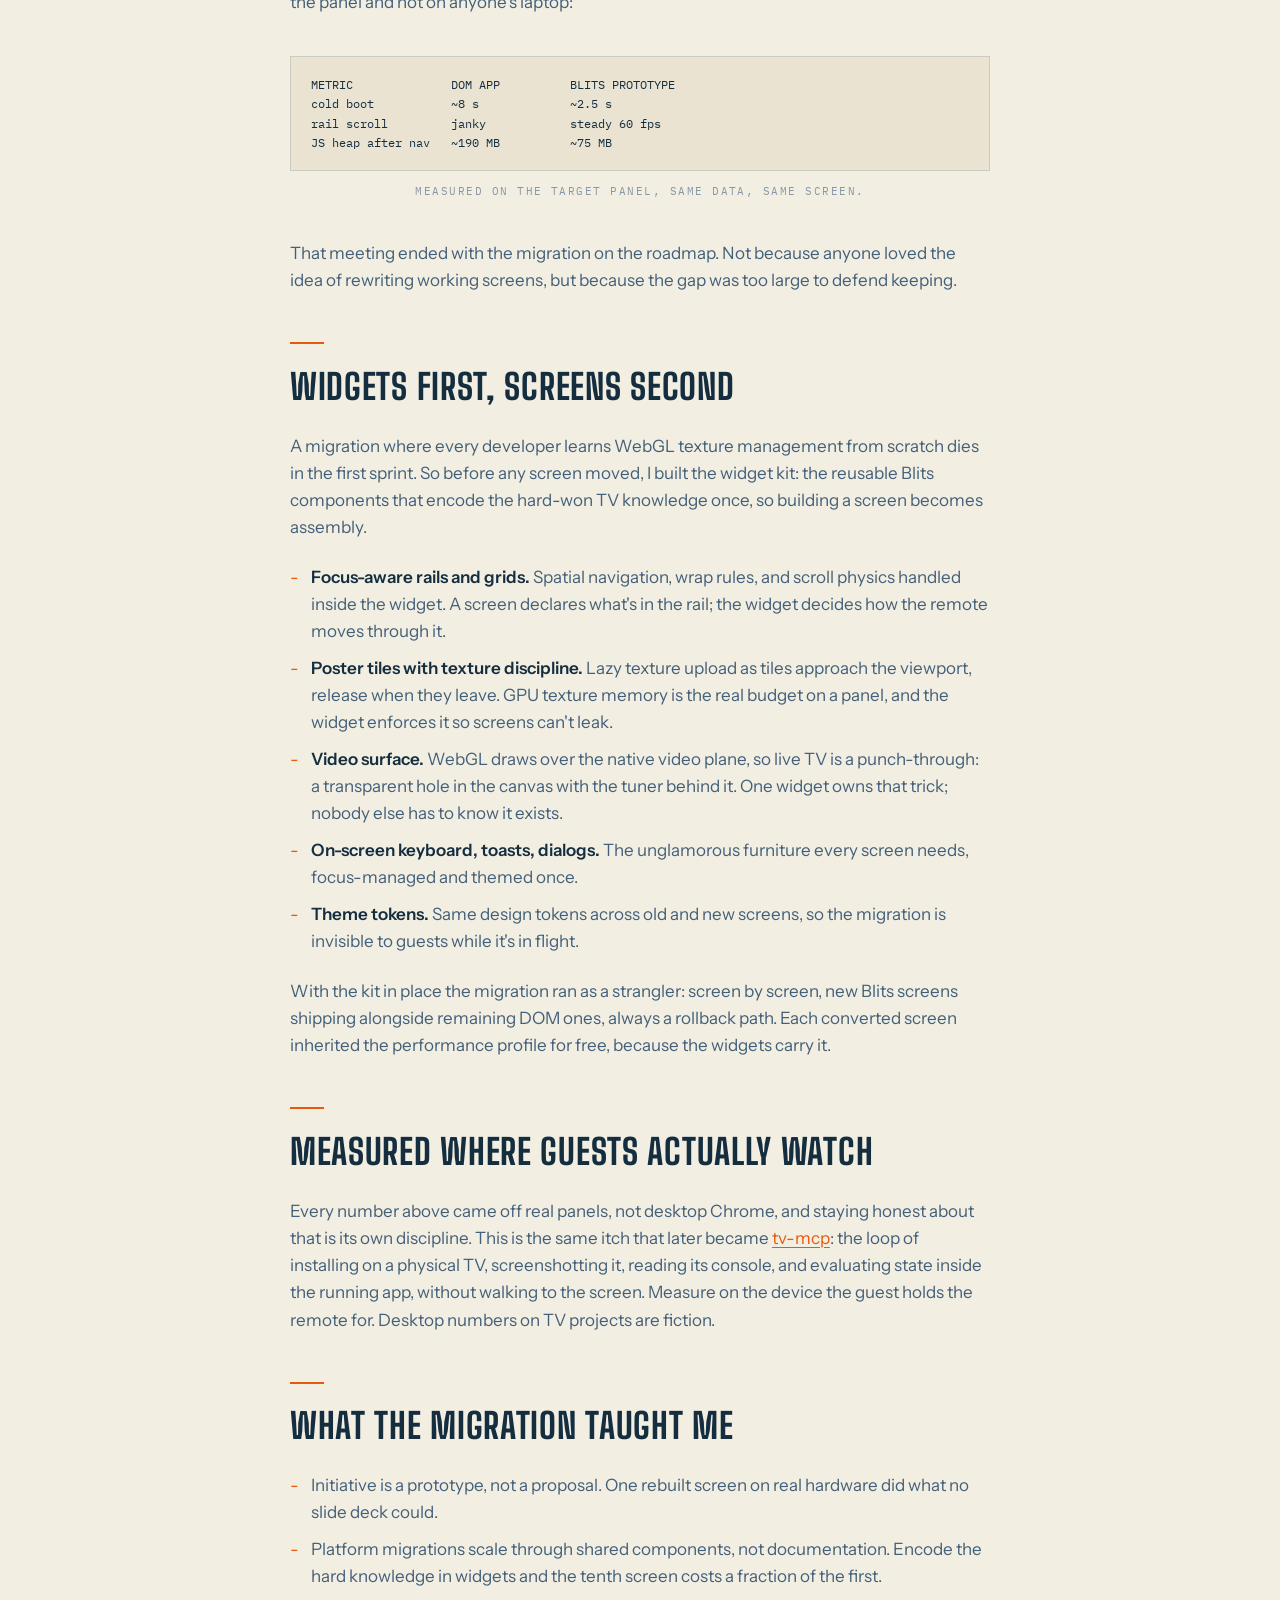
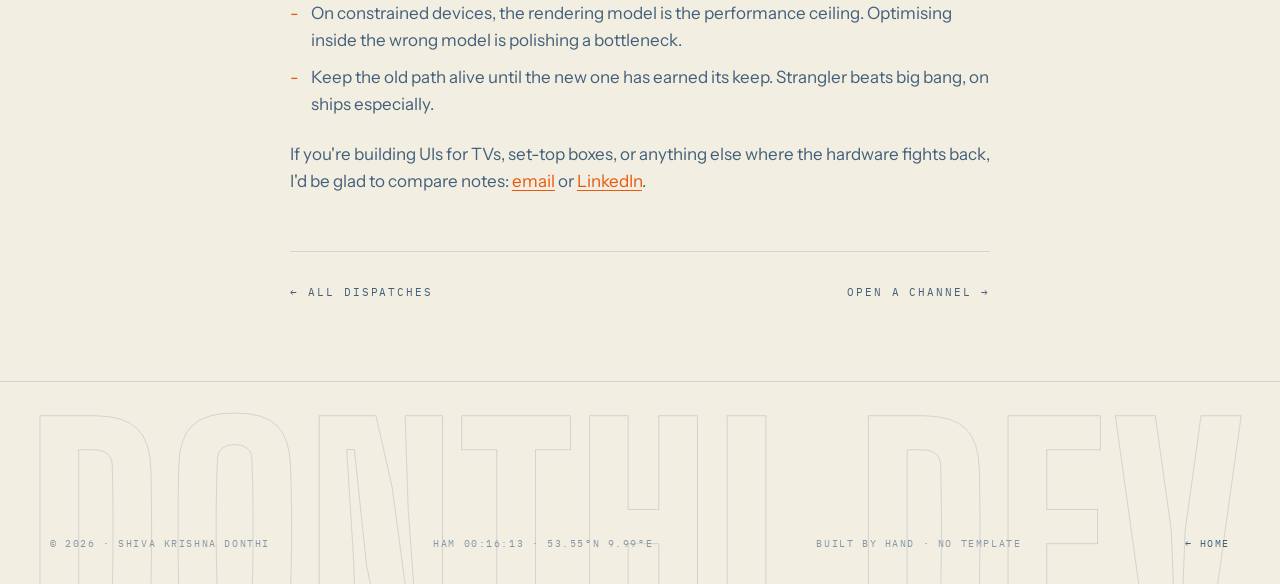
<file: blog/xtv-blits.html>
<!DOCTYPE html>
<html lang="en">

<head>
  <meta charset="UTF-8" />
  <meta name="viewport" content="width=device-width, initial-scale=1.0" />
  <meta name="robots" content="noindex, nofollow, noarchive, noimageindex, noai, noimageai" />
  <meta name="tdm-reservation" content="1" />
  <title>Sixty Frames on a Cabin TV · Shiva Krishna Donthi</title>
  <meta name="description"
    content="How I took the initiative to migrate xtv-platform's guest-facing TV apps from DOM rendering to Lightning Blits: the prototype that made the case, the widget kit that made it scale, and the on-device numbers." />
  <meta property="og:type" content="article" />
  <meta property="og:title" content="Sixty Frames on a Cabin TV · Shiva Krishna Donthi" />
  <meta property="og:description" content="How I took the initiative to migrate xtv-platform's guest-facing TV apps from DOM rendering to Lightning Blits: the prototype that made the case, the widget kit that made it scale, and the on-device numbers." />
  <meta property="og:url" content="https://donthi.dev/blog/xtv-blits" />
  <link rel="canonical" href="https://donthi.dev/blog/xtv-blits" />
  <meta property="og:image" content="https://donthi.dev/assets/og/xtv-blits.png" />
  <meta property="og:image:width" content="1200" />
  <meta property="og:image:height" content="630" />
  <meta name="twitter:card" content="summary_large_image" />
  <meta name="theme-color" content="#050d14" />

  <link rel="preconnect" href="https://fonts.googleapis.com" />
  <link rel="preconnect" href="https://fonts.gstatic.com" crossorigin />
  <link
    href="https://fonts.googleapis.com/css2?family=Big+Shoulders:opsz,wght@10..72,700;10..72,800&family=Instrument+Sans:wght@400;500;600&family=Instrument+Serif:ital@1&family=IBM+Plex+Mono:wght@400;500;600&display=swap"
    rel="stylesheet" />
  <link rel="stylesheet" href="../harbor.css?v=20260919a" />
  <link rel="stylesheet" href="../harbor-post.css?v=20260919a" />
  <script>
    (function () {
      try {
        var p = localStorage.getItem("skd-theme");
        var d = (p === "light" || p === "dark") ? p
          : (window.matchMedia("(prefers-color-scheme: light)").matches ? "light" : "dark");
        document.documentElement.dataset.theme = d;
      } catch (e) { /* default dark */ }
    })();
  </script>
</head>

<body>

  <div class="cursor" id="cursor" aria-hidden="true"><span class="cursor-ring"><span class="cursor-label" id="cursor-label"></span></span></div>
  <div class="grain" aria-hidden="true"></div>

  <header class="topbar" id="topbar">
    <a href="/" class="brand" data-cursor="HOME">DONTHI<span class="brand-dot">.</span>DEV</a>
    <nav class="topnav" aria-label="Sections">
      <a href="/#log-about"><span class="nav-idx">01</span>ABOUT</a>
      <a href="/#log-voyage"><span class="nav-idx">02</span>VOYAGE</a>
      <a href="/#log-ports"><span class="nav-idx">03</span>PORTS</a>
      <a href="/#log-dispatches"><span class="nav-idx">04</span>DISPATCHES</a>
      <a href="/#log-contact" class="nav-contact"><span class="nav-idx">05</span>CONTACT</a>
    </nav>
    <div class="ship-clock mono" aria-label="Hamburg local time">
      <span class="clock-port">HAM</span><span data-clock>--:--:--</span>
    </div>
    <button class="theme-toggle" id="theme-toggle" type="button" aria-label="Switch theme" data-cursor="THEME">AUTO</button>
    <button class="menu-btn" id="menu-btn" type="button" aria-expanded="false" aria-controls="menu" data-cursor="MENU">
      <span class="menu-text">MENU</span>
      <span class="menu-lines" aria-hidden="true"><span></span><span></span></span>
    </button>
  </header>

  <div class="menu" id="menu" aria-hidden="true">
    <div class="menu-inner">
      <nav class="menu-nav" aria-label="Menu">
        <a href="/#log-about"><span class="m-idx">01</span>ABOUT<span class="m-aside">who's aboard</span></a>
        <a href="/#log-principles"><span class="m-idx">02</span>PRINCIPLES<span class="m-aside">standing orders</span></a>
        <a href="/#log-voyage"><span class="m-idx">03</span>VOYAGE<span class="m-aside">Hyderabad → Hamburg, five waypoints</span></a>
        <a href="/#log-ports"><span class="m-idx">04</span>PORTS OF CALL<span class="m-aside">three domains, one method</span></a>
        <a href="/#log-stack"><span class="m-idx">05</span>STACK<span class="m-aside">instruments and cargo</span></a>
        <a href="/#log-dispatches"><span class="m-idx">06</span>DISPATCHES<span class="m-aside">notes from the engine room</span></a>
        <a href="/#log-contact"><span class="m-idx">07</span>CONTACT<span class="m-aside">open a channel</span></a>
      </nav>
      <div class="menu-rule" aria-hidden="true"></div>
      <aside class="menu-side">
        <div>
          <p class="ms-label">Hamburg · local time</p>
          <p class="menu-clock" data-clock="split">--:--<span class="sec">:--</span></p>
          <p class="menu-coords">53.55°N 9.99°E · UTC+2</p>
        </div>
        <div>
          <p class="ms-label">Channels</p>
          <ul class="menu-links">
            <li><a href="https://linkedin.com/in/skdonthi" target="_blank" rel="noopener">LinkedIn<span>/in/skdonthi ↗</span></a></li>
            <li><a href="https://github.com/skdonthi" target="_blank" rel="noopener">GitHub<span>/skdonthi ↗</span></a></li>
            <li><a href="/#log-contact" data-mail>Email<span>open a channel ↗</span></a></li>
          </ul>
        </div>
        <div>
          <p class="ms-label">Chart</p>
          <div class="seg" role="group" aria-label="Theme">
            <button type="button" data-theme-set="system" aria-pressed="false">Auto</button>
            <button type="button" data-theme-set="light" aria-pressed="false">Day</button>
            <button type="button" data-theme-set="dark" aria-pressed="false">Night</button>
          </div>
        </div>
      </aside>
    </div>
  </div>

  <main class="post">
    <a class="post-back" href="/#log-dispatches">← ALL DISPATCHES</a>

    <div class="post-head">
      <p class="post-eyebrow">DISPATCH · TV PLATFORM · 6 MIN READ</p>
      <h1 class="post-title">Sixty Frames on a Cabin TV</h1>
      <p class="post-meta">SHIVA KRISHNA DONTHI · 2026</p>
    </div>

    <article class="post-body">
      <p>xtv-platform is the TV side of what we build at Xcontrol: the guest-facing apps running on the panels in cabins and hotel rooms. Channel rails, program guides, service menus, the interface a guest meets when they pick up the remote. Under the vendor wrappers they're web apps, and for years they were built the way web apps are built: components rendering into the DOM.</p>

      <p>On a developer laptop that's fine. On the actual panel it never quite was. Rails stuttered when you scrolled them. Remote presses landed with a visible delay. Boot was long enough that guests pressed the button twice. Nobody had filed a ticket called "the platform feels cheap", and no migration was on the roadmap. I put it there.</p>

      <h2>The problem was the DOM itself</h2>

      <p>A hospitality panel is not a laptop. It's a low-power SoC running a Chromium build that's often years old, with a fraction of the CPU and memory a phone gets. Every DOM mutation drags the full pipeline behind it: style recalculation, layout, paint, composite. A poster rail with a few dozen tiles animating at once asks that pipeline to run per frame, and the panel simply can't. You can virtualise, you can throttle, you can <code>will-change</code> your way to small wins, and we did. The ceiling stays where the DOM put it.</p>

      <p><a href="https://lightningjs.io/">Lightning Blits</a> takes the pipeline out of the equation. It's the app framework on top of Lightning 3, the open-source renderer Comcast built for exactly this class of device. Components are declarative templates with reactive props, so the developer experience feels familiar, but nothing renders to the DOM. The whole UI is a WebGL scene graph: textures on a canvas, animated on the GPU. No layout, no reflow, no style recalculation, ever.</p>

      <h2>Nobody asked for a prototype, so I built one</h2>

      <p>Arguments about frameworks go nowhere; demos on real hardware end them. I took our heaviest screen, the channel rail with live poster art, and rebuilt it in Blits. Same data, same design, same panel. Then I put the two versions side by side in front of the team and handed someone the remote.</p>

      <p>The DOM version did what it always did: dropped frames on every scroll, hesitated on every keypress. The Blits version tracked the remote like a native app. The numbers, measured on the panel and not on anyone's laptop:</p>

      <figure class="flow"><pre>METRIC              DOM APP          BLITS PROTOTYPE
cold boot           ~8 s             ~2.5 s
rail scroll         janky            steady 60 fps
JS heap after nav   ~190 MB          ~75 MB</pre>
        <figcaption>MEASURED ON THE TARGET PANEL, SAME DATA, SAME SCREEN.</figcaption>
      </figure>

      <p>That meeting ended with the migration on the roadmap. Not because anyone loved the idea of rewriting working screens, but because the gap was too large to defend keeping.</p>

      <h2>Widgets first, screens second</h2>

      <p>A migration where every developer learns WebGL texture management from scratch dies in the first sprint. So before any screen moved, I built the widget kit: the reusable Blits components that encode the hard-won TV knowledge once, so building a screen becomes assembly.</p>

      <ul>
        <li><strong>Focus-aware rails and grids.</strong> Spatial navigation, wrap rules, and scroll physics handled inside the widget. A screen declares what's in the rail; the widget decides how the remote moves through it.</li>
        <li><strong>Poster tiles with texture discipline.</strong> Lazy texture upload as tiles approach the viewport, release when they leave. GPU texture memory is the real budget on a panel, and the widget enforces it so screens can't leak.</li>
        <li><strong>Video surface.</strong> WebGL draws over the native video plane, so live TV is a punch-through: a transparent hole in the canvas with the tuner behind it. One widget owns that trick; nobody else has to know it exists.</li>
        <li><strong>On-screen keyboard, toasts, dialogs.</strong> The unglamorous furniture every screen needs, focus-managed and themed once.</li>
        <li><strong>Theme tokens.</strong> Same design tokens across old and new screens, so the migration is invisible to guests while it's in flight.</li>
      </ul>

      <p>With the kit in place the migration ran as a strangler: screen by screen, new Blits screens shipping alongside remaining DOM ones, always a rollback path. Each converted screen inherited the performance profile for free, because the widgets carry it.</p>

      <h2>Measured where guests actually watch</h2>

      <p>Every number above came off real panels, not desktop Chrome, and staying honest about that is its own discipline. This is the same itch that later became <a href="/blog/building-tv-mcp">tv-mcp</a>: the loop of installing on a physical TV, screenshotting it, reading its console, and evaluating state inside the running app, without walking to the screen. Measure on the device the guest holds the remote for. Desktop numbers on TV projects are fiction.</p>

      <h2>What the migration taught me</h2>

      <ul>
        <li>Initiative is a prototype, not a proposal. One rebuilt screen on real hardware did what no slide deck could.</li>
        <li>Platform migrations scale through shared components, not documentation. Encode the hard knowledge in widgets and the tenth screen costs a fraction of the first.</li>
        <li>On constrained devices, the rendering model is the performance ceiling. Optimising inside the wrong model is polishing a bottleneck.</li>
        <li>Keep the old path alive until the new one has earned its keep. Strangler beats big bang, on ships especially.</li>
      </ul>

      <p>If you're building UIs for TVs, set-top boxes, or anything else where the hardware fights back, I'd be glad to compare notes: <a href="mailto:skdonthi@outlook.com">email</a> or <a href="https://linkedin.com/in/skdonthi">LinkedIn</a>.</p>
    </article>

    <div class="post-foot">
      <a href="/#log-dispatches">← ALL DISPATCHES</a>
      <a href="/#log-contact">OPEN A CHANNEL →</a>
    </div>
  </main>

  <footer class="foot">
    <span class="foot-word" aria-hidden="true">DONTHI.DEV</span>
    <div class="foot-row mono">
      <span>© 2026 · Shiva Krishna Donthi</span>
      <span>HAM <span data-clock>--:--:--</span> · 53.55°N 9.99°E</span>
      <span>Built by hand · no template</span>
      <a href="/">← Home</a>
    </div>
  </footer>

  <script src="../harbor.js?v=20260919a"></script>
</body>

</html>
</file>
<file: harbor.css>
/* ============================================================
   HARBOR v2 - night chart, pushed
   Palette: ink / foam / mist / signal
   Type: Big Shoulders 800 (display) · Instrument Serif italic (accent)
         Instrument Sans (body) · IBM Plex Mono (data)
   ============================================================ */

html { color-scheme: dark; }
html[data-theme="light"] { color-scheme: light; }

:root {
  --ink: #050d14;
  --ink-2: #0a1824;
  --panel: #0e2334;
  --bar: rgba(5, 13, 20, 0.86);
  --line: rgba(96, 148, 192, 0.18);
  --line-strong: rgba(96, 148, 192, 0.38);
  --foam: #edf3f8;
  --mist: #87a4bf;
  --dim: #4a6483;
  --mist-dim: var(--dim);
  --signal: #ff6b35;
  --signal-soft: rgba(255, 107, 53, 0.12);
  --ok: #45d08c;
  --display: "Big Shoulders", "Big Shoulders Display", "Arial Narrow", sans-serif;
  --serif: "Instrument Serif", Georgia, serif;
  --body: "Instrument Sans", "Helvetica Neue", Helvetica, sans-serif;
  --mono: "IBM Plex Mono", "SFMono-Regular", Menlo, monospace;
  --pad: clamp(1.25rem, 3.9vw, 3.5rem);
  --bar-h: 76px;
  --ease: cubic-bezier(0.2, 0.7, 0.2, 1);
  --grain-blend: screen;
  --grain-opacity: 0.07;
}

/* day chart */
:root[data-theme="light"] {
  --ink: #f2eee1;
  --ink-2: #eae3d1;
  --panel: #e3dbc6;
  --bar: rgba(242, 238, 225, 0.86);
  --line: rgba(21, 72, 110, 0.15);
  --line-strong: rgba(21, 72, 110, 0.32);
  --foam: #142e40;
  --mist: #43607a;
  --dim: #8598a8;
  --signal: #e8590c;
  --signal-soft: rgba(232, 89, 12, 0.1);
  --ok: #157a50;
  --grain-blend: multiply;
  --grain-opacity: 0.05;
}

* { margin: 0; padding: 0; box-sizing: border-box; }

html { scroll-behavior: smooth; -webkit-text-size-adjust: 100%; }
html.lenis, html.lenis body { height: auto; }
.lenis.lenis-smooth { scroll-behavior: auto !important; }
.lenis.lenis-stopped { overflow: hidden; }

body {
  background: var(--ink);
  color: var(--foam);
  font-family: var(--body);
  font-size: 1.0625rem;
  line-height: 1.6;
  overflow-x: hidden;
  -webkit-font-smoothing: antialiased;
}

html.has-cursor, html.has-cursor a, html.has-cursor button { cursor: none; }

::selection { background: var(--signal); color: var(--ink); }

a { color: inherit; }
button { font: inherit; color: inherit; }
ul, ol { list-style: none; }

.mono { font-family: var(--mono); letter-spacing: 0.16em; text-transform: uppercase; }
.serif { font-family: var(--serif); font-style: italic; font-weight: 400; }
.signal-text { color: var(--signal); }

section[id], .logbook[id] { scroll-margin-top: calc(var(--bar-h) + 0.5rem); }

/* ---------- grain + cursor + trail ---------- */
.grain {
  position: fixed;
  inset: 0;
  z-index: 90;
  pointer-events: none;
  opacity: var(--grain-opacity);
  mix-blend-mode: var(--grain-blend);
  background-image: url("data:image/svg+xml;utf8,<svg xmlns='http://www.w3.org/2000/svg' width='240' height='240'><filter id='n'><feTurbulence type='fractalNoise' baseFrequency='0.85' numOctaves='2' stitchTiles='stitch'/><feColorMatrix type='saturate' values='0'/></filter><rect width='240' height='240' filter='url(%23n)'/></svg>");
  background-size: 240px 240px;
  animation: grain 0.9s steps(6) infinite;
}

@keyframes grain {
  0% { background-position: 0 0; }
  20% { background-position: -60px 40px; }
  40% { background-position: 90px -30px; }
  60% { background-position: -40px -80px; }
  80% { background-position: 50px 70px; }
  100% { background-position: 0 0; }
}

.cursor {
  position: fixed;
  left: 0;
  top: 0;
  z-index: 100;
  pointer-events: none;
  mix-blend-mode: difference;
  transform: translate(-50%, -50%);
  will-change: transform;
  display: none;
}

html.has-cursor .cursor { display: block; }

.cursor-ring {
  position: relative;
  display: block;
  width: 14px;
  height: 14px;
  border: 1px solid var(--signal);
  border-radius: 50%;
  transition: width 0.28s var(--ease), height 0.28s var(--ease), background 0.28s, border-color 0.28s;
}

.cursor-ring::before, .cursor-ring::after {
  content: "";
  position: absolute;
  left: 50%;
  top: 50%;
  background: var(--signal);
  transform: translate(-50%, -50%);
  transition: opacity 0.2s;
}

.cursor-ring::before { width: 2px; height: 26px; }
.cursor-ring::after { width: 26px; height: 2px; }

.cursor.is-link .cursor-ring { width: 58px; height: 58px; }
.cursor.is-link .cursor-ring::before, .cursor.is-link .cursor-ring::after { opacity: 0; }
.cursor.is-fill .cursor-ring { background: var(--signal); }

.cursor-label {
  position: absolute;
  left: 50%;
  top: 50%;
  transform: translate(-50%, -50%);
  font-family: var(--mono);
  font-size: 0.55rem;
  letter-spacing: 0.22em;
  color: var(--signal);
  white-space: nowrap;
  opacity: 0;
  transition: opacity 0.2s;
}

.cursor.is-link .cursor-label { opacity: 1; }
.cursor.is-fill .cursor-label { color: var(--ink); }

.trail {
  position: fixed;
  left: 0;
  top: 0;
  z-index: 40;
  width: min(380px, 40vw);
  aspect-ratio: 1200 / 630;
  pointer-events: none;
  opacity: 0;
  border: 1px solid var(--line-strong);
  box-shadow: 0 30px 60px rgba(0, 0, 0, 0.55);
  overflow: hidden;
  background: var(--ink-2);
  transition: opacity 0.25s;
  will-change: transform;
}

.trail.on { opacity: 1; }
.trail img { display: block; width: 100%; height: 100%; object-fit: cover; }

/* ---------- top bar ---------- */
.topbar {
  position: fixed;
  inset: 0 0 auto 0;
  z-index: 70;
  height: var(--bar-h);
  display: flex;
  align-items: center;
  gap: 1.75rem;
  padding: 0 var(--pad);
  border-bottom: 1px solid transparent;
  transition: background 0.3s ease, border-color 0.3s ease;
}

.topbar.scrolled {
  background: var(--bar);
  backdrop-filter: blur(10px);
  -webkit-backdrop-filter: blur(10px);
  border-bottom-color: var(--line);
}

.brand {
  font-family: var(--display);
  font-weight: 800;
  font-size: 1.4rem;
  letter-spacing: 0.06em;
  text-decoration: none;
  white-space: nowrap;
}

.brand-dot { color: var(--signal); }

.topnav {
  display: flex;
  gap: 2.1rem;
  margin-left: auto;
}

.topnav a {
  font-family: var(--mono);
  font-size: 0.7rem;
  letter-spacing: 0.16em;
  text-decoration: none;
  color: var(--mist);
  transition: color 0.2s ease;
}

.topnav a:hover, .topnav a:focus-visible { color: var(--foam); }
.nav-idx { color: var(--dim); margin-right: 0.4em; }
.topnav .nav-contact { color: var(--signal); }
.topnav .nav-contact:hover { color: var(--foam); }

.ship-clock {
  font-size: 0.7rem;
  color: var(--mist);
  white-space: nowrap;
}

.clock-port { color: var(--dim); margin-right: 0.6em; }

.theme-toggle, .menu-btn {
  font-family: var(--mono);
  font-size: 0.62rem;
  letter-spacing: 0.2em;
  text-transform: uppercase;
  color: var(--foam);
  background: none;
  border: 1px solid var(--line-strong);
  padding: 0.75rem 0.95rem;
  cursor: pointer;
  white-space: nowrap;
  transition: color 0.2s ease, border-color 0.2s ease;
}

.theme-toggle { color: var(--mist); }
.theme-toggle:hover, .menu-btn:hover { color: var(--foam); border-color: var(--signal); }

.menu-btn { display: flex; align-items: center; gap: 0.75rem; }
.menu-lines { display: flex; flex-direction: column; gap: 4px; }
.menu-lines span { display: block; width: 18px; height: 1px; background: var(--foam); transition: transform 0.3s var(--ease); }

/* ---------- menu overlay ---------- */
.menu {
  position: fixed;
  inset: 0;
  z-index: 60;
  background: var(--ink-2);
  clip-path: inset(0 0 100% 0);
  visibility: hidden;
  transition: clip-path 0.75s cubic-bezier(0.7, 0, 0.2, 1), visibility 0s linear 0.75s;
  overflow: hidden;
}

.menu.open {
  clip-path: inset(0 0 0 0);
  visibility: visible;
  transition: clip-path 0.75s cubic-bezier(0.7, 0, 0.2, 1), visibility 0s;
}

.menu-inner {
  position: absolute;
  inset: var(--bar-h) 0 3rem 0;
  display: grid;
  grid-template-columns: minmax(0, 1.6fr) 1px minmax(0, 1fr);
  gap: 0 3rem;
  padding: 2.5rem var(--pad) 0;
}

.menu-rule { background: var(--line); }

.menu-nav { display: flex; flex-direction: column; gap: 0.3rem; }

.menu-nav a {
  display: flex;
  align-items: baseline;
  gap: 1.4rem;
  font-family: var(--display);
  font-weight: 800;
  font-size: clamp(2.6rem, 6.5vh, 5.1rem);
  line-height: 0.96;
  text-decoration: none;
  color: var(--foam);
  opacity: 0;
  transform: translateY(24px);
  transition: color 0.25s, opacity 0.5s var(--ease), transform 0.5s var(--ease), margin-left 0.35s var(--ease);
}

.menu.open .menu-nav a { opacity: 1; transform: none; }
.menu.open .menu-nav a:nth-child(1) { transition-delay: 0.15s; }
.menu.open .menu-nav a:nth-child(2) { transition-delay: 0.19s; }
.menu.open .menu-nav a:nth-child(3) { transition-delay: 0.23s; }
.menu.open .menu-nav a:nth-child(4) { transition-delay: 0.27s; }
.menu.open .menu-nav a:nth-child(5) { transition-delay: 0.31s; }
.menu.open .menu-nav a:nth-child(6) { transition-delay: 0.35s; }
.menu.open .menu-nav a:nth-child(7) { transition-delay: 0.39s; }

.menu-nav:hover a { color: rgba(237, 243, 248, 0.4); }
:root[data-theme="light"] .menu-nav:hover a { color: rgba(20, 46, 64, 0.4); }
.menu-nav a:hover, .menu-nav a:focus-visible { color: var(--signal) !important; margin-left: 1.5rem; }

.menu-nav .m-idx { font-family: var(--mono); font-size: 0.7rem; letter-spacing: 0.16em; color: var(--dim); width: 1.6rem; flex: none; }
.menu-nav .m-aside {
  font-family: var(--serif);
  font-style: italic;
  font-weight: 400;
  font-size: clamp(1rem, 2.6vh, 1.5rem);
  color: var(--mist);
  margin-left: 0.8rem;
  opacity: 0;
  transform: translateX(-8px);
  transition: opacity 0.3s, transform 0.3s var(--ease);
  white-space: nowrap;
}

.menu-nav a:hover .m-aside, .menu-nav a:focus-visible .m-aside { opacity: 1; transform: none; }

.menu-side { display: flex; flex-direction: column; gap: 2.2rem; min-width: 0; }

.menu-side .ms-label { font-family: var(--mono); font-size: 0.62rem; letter-spacing: 0.18em; text-transform: uppercase; color: var(--dim); margin-bottom: 0.7rem; }

.menu-clock {
  font-family: var(--display);
  font-weight: 800;
  font-size: clamp(3rem, 9vh, 6rem);
  line-height: 0.9;
  letter-spacing: 0.02em;
}

.menu-clock .sec { color: var(--signal); }
.menu-coords { font-family: var(--mono); font-size: 0.68rem; letter-spacing: 0.16em; color: var(--mist); margin-top: 0.7rem; }

.menu-links li a {
  display: flex;
  justify-content: space-between;
  gap: 1rem;
  padding: 0.85rem 0;
  border-top: 1px solid var(--line);
  font-family: var(--mono);
  font-size: 0.72rem;
  letter-spacing: 0.16em;
  text-transform: uppercase;
  text-decoration: none;
  color: var(--foam);
}

.menu-links li:last-child a { border-bottom: 1px solid var(--line); }
.menu-links li a span { color: var(--mist); }
.menu-links li a:hover span { color: var(--signal); }

.seg { display: inline-flex; border: 1px solid var(--line-strong); }
.seg button {
  font-family: var(--mono);
  font-size: 0.62rem;
  letter-spacing: 0.16em;
  text-transform: uppercase;
  padding: 0.65rem 1.1rem;
  background: none;
  border: none;
  border-left: 1px solid var(--line-strong);
  color: var(--mist);
  cursor: pointer;
}

.seg button:first-child { border-left: none; }
.seg button[aria-pressed="true"] { background: var(--signal); color: var(--ink); }

.menu-route { width: 100%; max-width: 420px; height: auto; display: block; }

.menu-marquee {
  position: absolute;
  left: 0;
  right: 0;
  bottom: 0;
  height: 3rem;
  border-top: 1px solid var(--line);
  overflow: hidden;
  display: flex;
  align-items: center;
}

/* ---------- hero ---------- */
.hero { position: relative; height: 400vh; }

.hero-pin {
  position: sticky;
  top: 0;
  height: 100vh;
  height: 100svh;
  overflow: hidden;
  display: flex;
  flex-direction: column;
  padding: calc(var(--bar-h) + 0.75rem) var(--pad) 2.6rem;
}

.chart { position: absolute; inset: 0; pointer-events: none; overflow: hidden; }

.chart::before {
  content: "";
  position: absolute;
  inset: 0;
  background-image:
    linear-gradient(var(--line) 1px, transparent 1px),
    linear-gradient(90deg, var(--line) 1px, transparent 1px);
  background-size: 120px 120px;
  -webkit-mask-image: radial-gradient(ellipse 85% 80% at 62% 46%, #000 20%, transparent 100%);
  mask-image: radial-gradient(ellipse 85% 80% at 62% 46%, #000 20%, transparent 100%);
  opacity: 0.6;
}

.chart-svg { position: absolute; inset: 0; width: 100%; height: 100%; }
.contour { fill: none; stroke: var(--line-strong); stroke-width: 1; }
.ring { fill: none; stroke: var(--line-strong); stroke-width: 1; opacity: 0.6; }

.route {
  fill: none;
  stroke: var(--signal);
  stroke-width: 1.5;
  opacity: 0.6;
  stroke-dasharray: 1 1;
  stroke-dashoffset: 1;
  transition: stroke-dashoffset 1.8s var(--ease) 0.3s;
}

.hero-in .route { stroke-dashoffset: 0; }
.hero-in .route.dashed { stroke-dasharray: 0.006 0.006; transition: none; }

.fixes circle { fill: none; stroke: var(--signal); stroke-width: 1.5; opacity: 0; transition: opacity 0.4s; }
.hero-in .fixes circle { opacity: 0.75; }
.hero-in .fixes circle:nth-child(2) { transition-delay: 0.5s; }
.hero-in .fixes circle:nth-child(3) { transition-delay: 0.8s; }
.hero-in .fixes circle:nth-child(4) { transition-delay: 1.1s; }
.hero-in .fixes circle:nth-child(5) { transition-delay: 1.4s; }
.fix-now { fill: var(--signal); }
.fix-halo { fill: none; stroke: var(--signal); stroke-width: 1; animation: halo 2.6s ease-out infinite; transform-origin: center; transform-box: fill-box; }

@keyframes halo {
  0% { transform: scale(0.4); opacity: 0.6; }
  100% { transform: scale(1.4); opacity: 0; }
}

.radar {
  position: absolute;
  width: min(440px, 46vw);
  aspect-ratio: 1;
  left: calc(78% - min(220px, 23vw));
  top: calc(58% - min(220px, 23vw));
  border-radius: 50%;
  background: conic-gradient(from 0deg, rgba(255, 107, 53, 0.26), rgba(255, 107, 53, 0.06) 28deg, transparent 58deg, transparent 360deg);
  animation: sweep 7s linear infinite;
  opacity: 0.8;
}

@keyframes sweep { to { transform: rotate(360deg); } }

.annot {
  position: absolute;
  font-family: var(--mono);
  font-size: 0.6rem;
  letter-spacing: 0.16em;
  color: var(--dim);
  text-transform: uppercase;
  white-space: nowrap;
}

.hero-byline { position: relative; display: flex; flex-direction: column; gap: 0.6rem; }

.hero-name {
  font-family: var(--mono);
  font-weight: 500;
  font-size: 0.85rem;
  letter-spacing: 0.24em;
  text-transform: uppercase;
  color: var(--foam);
}

.hero-status {
  display: flex;
  align-items: center;
  gap: 0.75rem;
  font-family: var(--mono);
  font-size: 0.68rem;
  letter-spacing: 0.16em;
  text-transform: uppercase;
  color: var(--mist);
}

.dot {
  width: 8px;
  height: 8px;
  border-radius: 50%;
  background: var(--ok);
  box-shadow: 0 0 0 4px rgba(69, 208, 140, 0.16);
  animation: pulse 2.2s ease-in-out infinite;
}

@keyframes pulse { 50% { opacity: 0.35; } }

.hero-stage {
  position: relative;
  flex: 1;
  display: flex;
  flex-direction: column;
  justify-content: center;
  min-height: 0;
}

.hero-verbs {
  position: relative;
  font-family: var(--display);
  font-weight: 800;
  font-size: min(23vw, 36vh);
  line-height: 0.86;
  height: 0.86em;
  letter-spacing: -0.005em;
  margin-left: -0.03em;
}

.verb {
  position: absolute;
  left: 0;
  top: 0;
  white-space: nowrap;
  transition: transform 0.75s var(--ease), clip-path 0.75s var(--ease);
  will-change: transform, clip-path;
}

.verb .dot-mark { color: var(--signal); }
.verb[data-state="next"] { transform: translateY(45%); clip-path: inset(100% 0 0 0); }
.verb[data-state="active"] { transform: none; clip-path: inset(-5% 0 -5% 0); }
.verb[data-state="past"] { transform: translateY(-45%); clip-path: inset(0 0 100% 0); }

.hero-rail {
  position: absolute;
  right: 0;
  top: 0.4rem;
  display: flex;
  gap: 1.5rem;
}

.rail-line { position: relative; width: 1px; background: var(--line-strong); }
.rail-fill { position: absolute; left: 0; top: 0; width: 1px; height: 0; background: var(--signal); transition: height 0.2s linear; }

.rail-list { display: flex; flex-direction: column; gap: 1rem; font-family: var(--mono); font-size: 0.68rem; letter-spacing: 0.16em; color: var(--dim); }
.rail-list li { display: flex; align-items: center; gap: 0.9rem; transition: color 0.3s; }
.rail-list li span:first-child { width: 1.4rem; }
.rail-fix { width: 10px; height: 10px; border: 1px solid var(--dim); border-radius: 50%; transition: background 0.3s, border-color 0.3s; }
.rail-list li.on { color: var(--foam); }
.rail-list li.on span:first-child { color: var(--signal); }
.rail-list li.on .rail-fix { background: var(--signal); border-color: var(--signal); }

.verb-caps { position: relative; height: 3em; margin-top: 1.6rem; max-width: 40rem; }
.verb-cap {
  position: absolute;
  inset: 0 auto auto 0;
  font-family: var(--serif);
  font-style: italic;
  font-size: clamp(1.25rem, 2.1vw, 1.9rem);
  line-height: 1.3;
  color: var(--mist);
  opacity: 0;
  transform: translateY(12px);
  transition: opacity 0.5s var(--ease), transform 0.5s var(--ease);
}

.verb-cap.on { opacity: 1; transform: none; transition-delay: 0.25s; }
.verb-cap em { font-style: italic; color: var(--foam); }

.hero-bottom {
  position: relative;
  display: grid;
  grid-template-columns: minmax(0, 1.1fr) minmax(0, 1fr);
  gap: 3rem;
  align-items: end;
  margin-top: 1.5rem;
}

.hero-tagline { max-width: 34rem; color: var(--mist); font-size: 1.05rem; }
.hero-tagline .serif { color: var(--foam); font-size: 1.25em; }

.scroll-hint { display: flex; align-items: center; gap: 0.9rem; margin-top: 1.6rem; font-size: 0.62rem; color: var(--dim); }
.scroll-line { position: relative; width: 72px; height: 1px; background: var(--line-strong); overflow: hidden; }
.scroll-line::after { content: ""; position: absolute; left: 0; top: 0; width: 26px; height: 1px; background: var(--signal); animation: slide 2.4s var(--ease) infinite; }

@keyframes slide { 0% { transform: translateX(-100%); } 60%, 100% { transform: translateX(300%); } }

.hero-meta {
  display: grid;
  grid-template-columns: repeat(4, minmax(0, 1fr));
  gap: 1.2rem;
  font-size: 0.62rem;
  letter-spacing: 0.14em;
}

.hero-meta dt { color: var(--dim); margin-bottom: 0.55rem; }
.hero-meta dd { color: var(--foam); }
.status-open { color: var(--ok); display: flex; align-items: center; gap: 0.5rem; }
.status-open .dot { width: 6px; height: 6px; box-shadow: none; }

.hero-side {
  position: absolute;
  right: 0.4rem;
  top: 40%;
  font-family: var(--mono);
  font-size: 0.6rem;
  letter-spacing: 0.18em;
  color: var(--dim);
  writing-mode: vertical-rl;
  transform: rotate(180deg);
  text-transform: uppercase;
}

/* load-in */
.hero-byline, .hero-verbs, .hero-rail, .verb-caps, .hero-bottom { opacity: 0; transform: translateY(22px); transition: opacity 0.9s var(--ease), transform 0.9s var(--ease); }
.hero-in .hero-byline { opacity: 1; transform: none; }
.hero-in .hero-verbs { opacity: 1; transform: none; transition-delay: 0.08s; }
.hero-in .hero-rail { opacity: 1; transform: none; transition-delay: 0.16s; }
.hero-in .verb-caps { opacity: 1; transform: none; transition-delay: 0.24s; }
.hero-in .hero-bottom { opacity: 1; transform: none; transition-delay: 0.32s; }

/* ---------- manifest marquee ---------- */
.manifest {
  border-top: 1px solid var(--line);
  border-bottom: 1px solid var(--line);
  overflow: hidden;
  padding: 0.85rem 0;
  background: var(--ink-2);
  position: relative;
  z-index: 1;
}

.manifest-track, .menu-marquee .manifest-track {
  display: flex;
  gap: 3.5rem;
  width: max-content;
  font-family: var(--mono);
  font-size: 0.7rem;
  letter-spacing: 0.2em;
  text-transform: uppercase;
  color: var(--mist);
  animation: drift 46s linear infinite;
  padding-left: var(--pad);
}

.manifest-track span { white-space: nowrap; }
.manifest-track span::after { content: "·"; color: var(--signal); margin-left: 3.5rem; }

@keyframes drift { to { transform: translateX(-50%); } }

/* ---------- compass (pinned statement) ---------- */
.compass { position: relative; height: 200vh; }

.compass-pin {
  position: sticky;
  top: 0;
  height: 100vh;
  height: 100svh;
  overflow: hidden;
  display: flex;
  flex-direction: column;
  justify-content: center;
  padding: var(--bar-h) var(--pad) 3rem;
}

.compass-rose {
  position: absolute;
  right: -6vw;
  top: 50%;
  width: min(900px, 70vw);
  aspect-ratio: 1;
  transform: translateY(-50%);
  pointer-events: none;
}

.compass-rose svg { width: 100%; height: 100%; }
.compass-rose .needle { animation: needle 12s ease-in-out infinite alternate; transform-origin: 50% 50%; }

@keyframes needle { from { transform: rotate(-8deg); } to { transform: rotate(14deg); } }

.cq-label {
  display: flex;
  align-items: center;
  gap: 1rem;
  font-size: 0.68rem;
  color: var(--signal);
  margin-bottom: 1.8rem;
}

.cq-label::before { content: ""; width: 36px; height: 1px; background: var(--signal); }

.cq-line {
  font-family: var(--display);
  font-weight: 800;
  font-size: min(7.2vw, 11.5vh);
  line-height: 0.92;
  letter-spacing: 0.005em;
  color: var(--foam);
  max-width: 14ch;
}

.cq-line.dimmed { color: var(--dim); }
.cq-line .serif { font-size: 1.14em; letter-spacing: -0.01em; color: var(--signal); }

.w { display: inline-block; opacity: 0.14; transition: opacity 0.45s var(--ease); }
.w.on { opacity: 1; }

.cq-foot {
  position: absolute;
  left: var(--pad);
  right: var(--pad);
  bottom: 2.6rem;
  display: flex;
  justify-content: space-between;
  font-size: 0.62rem;
  color: var(--dim);
}

.cq-progress { display: flex; align-items: center; gap: 1rem; }
.cq-progress .bar { position: relative; width: 120px; height: 1px; background: var(--line-strong); }
.cq-progress .bar span { position: absolute; left: 0; top: 0; height: 1px; width: 0; background: var(--signal); }

/* ---------- log sections ---------- */
.log {
  position: relative;
  padding: clamp(4.5rem, 9vw, 8rem) var(--pad);
  border-top: 1px solid var(--line);
  overflow: hidden;
}

.log-head {
  display: flex;
  align-items: center;
  gap: 1rem;
  font-size: 0.68rem;
  color: var(--signal);
  margin-bottom: 2.4rem;
}

.log-head::before { content: ""; width: 26px; height: 1px; background: var(--signal); }

.log-title {
  font-family: var(--display);
  font-weight: 800;
  font-size: clamp(2.4rem, 5.6vw, 4.75rem);
  line-height: 0.92;
  letter-spacing: 0.005em;
  margin-bottom: 2.6rem;
}

.log-title .serif { font-size: 0.95em; letter-spacing: -0.01em; color: var(--mist); }
.log-title .serif.signal-text { color: var(--signal); }

.ghost {
  position: absolute;
  top: -0.12em;
  right: -0.04em;
  font-family: var(--display);
  font-weight: 800;
  font-size: clamp(14rem, 39vw, 35rem);
  line-height: 1;
  color: transparent;
  -webkit-text-stroke: 1px var(--line);
  pointer-events: none;
  user-select: none;
}

.reveal { opacity: 0; transform: translateY(26px); transition: opacity 0.7s ease, transform 0.7s var(--ease); }
.reveal.in { opacity: 1; transform: none; }

.words .w { opacity: 0.14; transition: opacity 0.5s var(--ease); transition-delay: calc(var(--i, 0) * 28ms); }
.words.in .w { opacity: 1; }

/* ---------- about ---------- */
.about-grid {
  display: grid;
  grid-template-columns: minmax(0, 1.3fr) minmax(0, 1fr);
  gap: clamp(2rem, 5vw, 5rem);
  align-items: start;
  margin-bottom: clamp(3rem, 6vw, 5rem);
}

.about-grid .log-title { margin-bottom: 0; }
.about-grid .log-title .serif { color: var(--signal); font-size: 1.1em; }

.about-text p { color: var(--mist); margin-bottom: 1.35rem; max-width: 58ch; }
.about-text p:first-child { color: var(--foam); font-size: 1.15rem; }
.about-text p .serif { font-size: 1.15em; }

.langs { display: flex; flex-wrap: wrap; gap: 0.5rem; margin-top: 1.6rem; font-size: 0.6rem; }
.langs li { border: 1px solid var(--line-strong); padding: 0.5rem 0.75rem; color: var(--mist); }

.stats {
  display: grid;
  grid-template-columns: repeat(4, minmax(0, 1fr));
  border-top: 1px solid var(--line-strong);
}

.stat { padding: 1.8rem 1.5rem 0 0; border-right: 1px solid var(--line); }
.stat + .stat { padding-left: 1.6rem; }
.stat:last-child { border-right: none; }

.stat-num {
  font-family: var(--display);
  font-weight: 800;
  font-size: clamp(3.2rem, 6.6vw, 6rem);
  line-height: 0.85;
  color: var(--foam);
}

.stat:first-child .stat-num { color: var(--signal); }
.stat-num sup { font-size: 0.55em; vertical-align: top; }
.stat-label { display: block; margin-top: 0.9rem; font-size: 0.62rem; color: var(--mist); }

/* ---------- principles ---------- */
.principles {
  display: grid;
  grid-template-columns: repeat(3, minmax(0, 1fr));
  gap: 1px;
  background: var(--line);
  border: 1px solid var(--line);
}

.principle { background: var(--ink); padding: 2.2rem 1.8rem; transition: background 0.25s ease; }
.principle:hover { background: var(--ink-2); }

.p-idx { display: block; font-size: 0.66rem; color: var(--dim); margin-bottom: 1.4rem; }
.principle h3 {
  font-family: var(--display);
  font-weight: 800;
  font-size: 1.55rem;
  letter-spacing: 0.02em;
  text-transform: uppercase;
  margin-bottom: 0.8rem;
}

.principle p { color: var(--mist); font-size: 0.95rem; }

.principle-open { border: 1px dashed var(--signal); margin: -1px; background: var(--signal-soft); }
.principle-open:hover { background: rgba(255, 107, 53, 0.18); }
.principle-open .p-idx { color: var(--signal); }

.open-input {
  width: 100%;
  background: var(--ink);
  border: 1px solid var(--line-strong);
  color: var(--foam);
  font-family: var(--mono);
  font-size: 0.8rem;
  padding: 0.6rem 0.7rem;
  margin-bottom: 0.6rem;
}

.open-input:focus { outline: 2px solid var(--signal); outline-offset: -1px; }
.open-actions { display: flex; gap: 0.6rem; }
.open-save, .open-cancel { font-size: 0.66rem; letter-spacing: 0.14em; padding: 0.55rem 1.1rem; cursor: pointer; border: 1px solid var(--signal); }
.open-save { background: var(--signal); color: var(--ink); }
.open-cancel { background: none; color: var(--signal); }

/* ---------- voyage (horizontal) ---------- */
.voyage-section { padding: 0; overflow: visible; }

.voyage-pin {
  position: sticky;
  top: 0;
  height: 100vh;
  height: 100svh;
  overflow: hidden;
  display: flex;
  flex-direction: column;
  padding: calc(var(--bar-h) + 1rem) 0 2.2rem;
}

.voyage-head {
  padding: 0 var(--pad);
  display: flex;
  justify-content: space-between;
  align-items: flex-end;
  gap: 2rem;
}

.voyage-head .log-title { margin-bottom: 0; font-size: clamp(2rem, 4.6vw, 4rem); }
.voyage-head .log-head { margin-bottom: 1.2rem; }

.drag-hint { display: flex; align-items: center; gap: 0.8rem; font-size: 0.62rem; color: var(--mist); white-space: nowrap; }
.drag-hint svg { display: block; }

.voyage-scroller { position: relative; flex: 1; display: flex; align-items: center; min-height: 0; }

.voyage-track {
  position: relative;
  display: flex;
  gap: 2.5rem;
  padding: 3.2rem var(--pad) 0;
  will-change: transform;
  touch-action: pan-y;
  user-select: none;
}

.voyage-track.dragging { cursor: grabbing; }

.voyage-route {
  position: absolute;
  left: 0;
  right: -100vw;
  top: 8px;
  border-top: 2px dashed var(--line-strong);
}

.wp { position: relative; width: min(560px, 82vw); flex: none; }

.wp-year { position: absolute; top: -2rem; left: 0; font-size: 0.6rem; color: var(--dim); }
.wp.current .wp-year { color: var(--signal); }

.wp-fix {
  position: absolute;
  top: -3.7rem;
  left: -1px;
  width: 16px;
  height: 16px;
  border: 2px solid var(--mist);
  border-radius: 50%;
  background: var(--ink);
}

.wp.current .wp-fix { border-color: var(--signal); background: var(--signal); box-shadow: 0 0 0 8px rgba(255, 107, 53, 0.14); }

.wp-card {
  border: 1px solid var(--line);
  background: var(--ink-2);
  padding: clamp(1.4rem, 2.4vw, 2.1rem);
  display: flex;
  flex-direction: column;
  gap: 1rem;
  max-height: calc(100vh - 19rem);
  overflow: auto;
  scrollbar-width: thin;
}

.wp.current .wp-card { border-color: rgba(255, 107, 53, 0.5); }

.wp-top { display: flex; justify-content: space-between; flex-wrap: wrap; gap: 0.5rem 1rem; font-size: 0.62rem; color: var(--dim); }
.wp-top .wp-date { color: var(--mist); display: flex; align-items: center; gap: 0.5rem; }
.wp-now { color: var(--ok); }

.wp-card h3 {
  font-family: var(--display);
  font-weight: 800;
  font-size: clamp(1.6rem, 2.8vw, 2.75rem);
  line-height: 0.95;
  letter-spacing: 0.01em;
  text-transform: uppercase;
}

.wp-org { display: block; font-family: var(--serif); font-style: italic; font-weight: 400; font-size: 0.68em; text-transform: none; letter-spacing: 0; color: var(--mist); margin-top: 0.35rem; }

.wp-card ul { display: flex; flex-direction: column; gap: 0.6rem; }
.wp-card li { color: var(--mist); font-size: 0.94rem; line-height: 1.5; padding-left: 1.2rem; position: relative; }
.wp-card li::before { content: "–"; position: absolute; left: 0; color: var(--signal); }

.tags { display: flex; flex-wrap: wrap; gap: 0.4rem; margin-top: auto; padding-top: 0.4rem; font-size: 0.56rem; }
.tags li { border: 1px solid var(--line-strong); color: var(--mist); padding: 0.35rem 0.6rem; }

.voyage-foot {
  padding: 0 var(--pad);
  display: flex;
  justify-content: space-between;
  align-items: center;
  gap: 2rem;
  font-size: 0.62rem;
  color: var(--dim);
}

.voyage-progress { display: flex; align-items: center; gap: 1rem; }
.voyage-progress .bar { position: relative; width: min(320px, 30vw); height: 1px; background: var(--line-strong); }
.voyage-progress .bar span { position: absolute; left: 0; top: 0; height: 1px; width: 0; background: var(--signal); }
.voyage-progress .bar i { position: absolute; top: -4px; left: 0; width: 9px; height: 9px; border-radius: 50%; background: var(--signal); transform: translateX(-50%); }
.voyage-progress b { color: var(--foam); font-weight: 500; }

/* ---------- ports ---------- */
.ports-grid {
  position: relative;
  display: grid;
  grid-template-columns: minmax(0, 1fr) minmax(0, 1fr) minmax(0, 1fr) minmax(0, 1.45fr);
  gap: 1.5rem;
  padding-top: 3rem;
}

.ports-route { position: absolute; left: 0; right: -100vw; top: 8px; display: flex; pointer-events: none; }
.ports-route .solid { width: calc(50% - 0.75rem); border-top: 1.5px solid var(--signal); opacity: 0.7; }
.ports-route .dashed { flex: 1; border-top: 1.5px dashed var(--line-strong); }

.port { position: relative; display: flex; flex-direction: column; gap: 0.85rem; }
.port .port-fix { position: absolute; top: -3rem; left: 0; width: 16px; height: 16px; border-radius: 50%; border: 2px solid var(--signal); background: var(--signal); }
.port.current .port-fix { box-shadow: 0 0 0 8px rgba(255, 107, 53, 0.14); }
.port-where { font-size: 0.6rem; color: var(--dim); }
.port.current .port-where { color: var(--signal); }
.port h3 { font-family: var(--display); font-weight: 800; font-size: clamp(2rem, 3vw, 2.75rem); line-height: 0.92; }
.port-org { font-family: var(--serif); font-style: italic; font-size: 1.35rem; line-height: 1.1; color: var(--mist); }
.port p.port-desc { color: var(--mist); font-size: 0.9rem; line-height: 1.55; }
.port .tags { margin-top: auto; }

.cargo {
  border: 1px solid var(--line-strong);
  background: var(--ink-2);
  padding: 1.8rem 1.9rem;
  display: flex;
  flex-direction: column;
  gap: 1.1rem;
}

.cargo-head { display: flex; justify-content: space-between; gap: 1rem; font-size: 0.6rem; color: var(--dim); }
.cargo-head span:first-child { color: var(--signal); }

.cargo ol li {
  display: grid;
  grid-template-columns: 2.1rem minmax(0, 1fr);
  gap: 0.8rem;
  padding: 0.8rem 0;
  border-top: 1px solid var(--line);
  font-size: 0.95rem;
  line-height: 1.45;
}

.cargo ol li:last-child { border-bottom: 1px solid var(--line); }
.cargo ol li span:first-child { font-family: var(--mono); font-size: 0.62rem; letter-spacing: 0.16em; color: var(--signal); padding-top: 0.2rem; }
.cargo-tail { margin-top: auto; font-size: 1.35rem; line-height: 1.2; color: var(--mist); }

.ports-foot {
  margin-top: clamp(2.5rem, 5vw, 4rem);
  border-top: 1px solid var(--line);
  padding-top: 1.1rem;
  display: flex;
  justify-content: space-between;
  gap: 1rem;
  font-size: 0.62rem;
  color: var(--mist);
}

.ports-foot .next { display: flex; align-items: center; gap: 0.75rem; }
.ports-foot .next i { width: 12px; height: 12px; border-radius: 50%; border: 2px dashed var(--mist); }
.ports-foot a { text-decoration: none; color: var(--foam); }
.ports-foot a:hover { color: var(--signal); }

/* ---------- logbook (Paris) ---------- */
.logbook {
  position: relative;
  padding: clamp(5rem, 10vw, 9rem) var(--pad);
  border-top: 1px solid var(--line);
  overflow: hidden;
  min-height: 80vh;
  display: flex;
  flex-direction: column;
  justify-content: center;
}

.logbook .log-head { margin-bottom: 3rem; }

.lb-chart { position: absolute; right: 0; top: 0; bottom: 0; width: 46%; pointer-events: none; }
.lb-chart svg { width: 100%; height: 100%; }
.lb-chart text { font-family: var(--mono); font-size: 10px; letter-spacing: 1.5px; fill: var(--dim); }
.lb-chart text.sig { fill: var(--signal); }

.lb-quote { position: relative; max-width: 62rem; }
.lb-quote + .lb-quote { margin-top: clamp(2.5rem, 5vw, 4.5rem); max-width: 50rem; }

.lb-1 {
  font-family: var(--display);
  font-weight: 800;
  font-size: clamp(2.8rem, 7.2vw, 6.5rem);
  line-height: 0.92;
  letter-spacing: 0.005em;
}

.lb-1 .serif { font-size: 1.14em; letter-spacing: -0.01em; color: var(--signal); }
.lb-sub { margin-top: 1.3rem; max-width: 38rem; font-size: clamp(1.05rem, 1.5vw, 1.35rem); line-height: 1.5; color: var(--mist); }

.lb-2 {
  font-family: var(--display);
  font-weight: 800;
  font-size: clamp(1.9rem, 4.2vw, 3.75rem);
  line-height: 0.95;
  letter-spacing: 0.01em;
}

.lb-2 .dim { color: var(--mist); }
.lb-2 .serif { font-size: 1.06em; letter-spacing: -0.01em; color: var(--foam); }

.lb-cite {
  display: flex;
  align-items: center;
  gap: 0.9rem;
  margin-top: 3rem;
  font-size: 0.66rem;
  color: var(--mist);
  font-style: normal;
}

.lb-cite i { width: 12px; height: 12px; border-radius: 50%; border: 2px solid var(--signal); }

/* ---------- stack ---------- */
.stack-grid {
  display: grid;
  grid-template-columns: repeat(3, minmax(0, 1fr));
  gap: 1px;
  background: var(--line);
  border: 1px solid var(--line);
}

.stack-group { background: var(--ink); padding: 2rem 1.8rem; }
.stack-wide { grid-column: span 3; }
.stack-group h3 { font-size: 0.75rem; font-weight: 500; margin-bottom: 1.3rem; color: var(--foam); display: flex; align-items: center; gap: 0.7rem; }
.stack-code { color: var(--signal); border: 1px solid rgba(255, 107, 53, 0.4); padding: 0.2rem 0.5rem; font-size: 0.62rem; }
.stack-tags { display: flex; flex-wrap: wrap; gap: 0.5rem; font-size: 0.66rem; }
.stack-tags li { color: var(--mist); border: 1px solid var(--line); padding: 0.35rem 0.7rem; transition: border-color 0.2s, color 0.2s; }
.stack-tags li:hover { border-color: var(--signal); color: var(--foam); }

/* ---------- dispatches (editorial index) ---------- */
.dispatch-head { display: flex; justify-content: space-between; align-items: flex-end; gap: 2rem; }
.dispatch-head .log-title { margin-bottom: 0; }
.dispatch-count { font-size: 0.62rem; color: var(--dim); white-space: nowrap; padding-bottom: 0.6rem; }

.dlist { margin-top: 2.6rem; border-top: 1px solid var(--line-strong); }

.drow {
  display: grid;
  grid-template-columns: 4rem minmax(0, 1fr) 13rem 5rem 2rem;
  align-items: center;
  gap: 1.5rem;
  min-height: 5.2rem;
  padding: 0.6rem 0;
  border-bottom: 1px solid var(--line);
  text-decoration: none;
  color: var(--foam);
  position: relative;
  transition: background 0.3s;
}

.drow::before {
  content: "";
  position: absolute;
  inset: 0;
  background: linear-gradient(90deg, var(--signal-soft), transparent 70%);
  opacity: 0;
  transition: opacity 0.3s;
}

.drow:hover::before, .drow:focus-visible::before { opacity: 1; }
.drow > * { position: relative; }

.d-idx { font-size: 0.68rem; color: var(--dim); transition: color 0.3s; }
.d-title {
  font-family: var(--display);
  font-weight: 800;
  font-size: clamp(1.5rem, 2.8vw, 2.5rem);
  line-height: 1;
  letter-spacing: 0.01em;
  text-transform: uppercase;
  transition: transform 0.4s var(--ease), color 0.3s;
}

.d-cat { font-size: 0.62rem; color: var(--mist); }
.d-time { font-size: 0.62rem; color: var(--dim); text-align: right; }
.d-arrow { width: 22px; height: 22px; display: block; margin-left: auto; }
.d-arrow path { fill: none; stroke: var(--dim); stroke-width: 1.4; transition: stroke 0.3s; }

.drow:hover .d-idx, .drow:hover .d-title { color: var(--signal); }
.drow:hover .d-title { transform: translateX(1.4rem); }
.drow:hover .d-cat { color: var(--foam); }
.drow:hover .d-arrow path { stroke: var(--signal); }

/* ---------- certs ---------- */
.certs { display: grid; grid-template-columns: repeat(2, minmax(0, 1fr)); gap: 1px; background: var(--line); border: 1px solid var(--line); }
.cert { background: var(--ink); display: flex; justify-content: space-between; flex-wrap: wrap; gap: 0.6rem; padding: 1.2rem 1.6rem; font-size: 0.66rem; }
.cert-src { color: var(--dim); }

/* ---------- contact ---------- */
.contact { padding-bottom: 0; }

.contact-grid { display: grid; grid-template-columns: minmax(0, 1fr) auto; gap: 3rem; align-items: start; }

.contact-title {
  font-family: var(--display);
  font-weight: 800;
  font-size: clamp(3.4rem, 11.5vw, 11rem);
  line-height: 0.86;
  letter-spacing: 0.005em;
}

.contact-title .serif { font-size: 0.95em; letter-spacing: -0.01em; color: var(--signal); }

.magnet {
  position: relative;
  width: clamp(150px, 15vw, 220px);
  aspect-ratio: 1;
  border-radius: 50%;
  border: 1px solid var(--signal);
  display: flex;
  flex-direction: column;
  align-items: center;
  justify-content: center;
  gap: 0.6rem;
  text-decoration: none;
  font-size: 0.68rem;
  letter-spacing: 0.24em;
  margin-top: 1rem;
  transition: background 0.3s, color 0.3s;
  will-change: transform;
}

.magnet svg { display: block; width: 26px; height: 26px; }
.magnet svg path { fill: none; stroke: var(--signal); stroke-width: 1.5; transition: stroke 0.3s; }
.magnet:hover { background: var(--signal); color: var(--ink); }
.magnet:hover svg path { stroke: var(--ink); }

.contact-bottom {
  display: grid;
  grid-template-columns: minmax(0, 1fr) minmax(0, 1fr);
  gap: 3rem;
  margin-top: clamp(3rem, 6vw, 5.5rem);
  align-items: end;
}

.contact-sub { color: var(--mist); max-width: 34rem; font-size: 1.1rem; }
.contact-sub .serif { color: var(--foam); font-size: 1.2em; }

.channels { display: grid; grid-template-columns: repeat(3, minmax(0, 1fr)); font-size: 0.68rem; }
.channels li { border-top: 1px solid var(--line-strong); padding: 1rem 0; }
.channels a { display: flex; flex-direction: column; gap: 0.5rem; text-decoration: none; color: var(--foam); }
.channels a:hover { color: var(--signal); }
.channels a small { font-size: 0.6rem; color: var(--dim); letter-spacing: 0.16em; }
.channels .ch-mail a { color: var(--signal); }

/* ---------- footer ---------- */
.foot {
  position: relative;
  overflow: hidden;
  padding: clamp(5rem, 12vw, 11rem) var(--pad) 2rem;
  border-top: 1px solid var(--line);
}

.foot-word {
  position: absolute;
  left: 0;
  bottom: -0.32em;
  font-family: var(--display);
  font-weight: 800;
  font-size: clamp(6rem, 22vw, 21rem);
  line-height: 1;
  letter-spacing: 0.02em;
  white-space: nowrap;
  color: transparent;
  -webkit-text-stroke: 1px var(--line);
  pointer-events: none;
  user-select: none;
  padding-left: 0.1em;
}

.foot-row {
  position: relative;
  display: flex;
  justify-content: space-between;
  flex-wrap: wrap;
  gap: 0.8rem 2rem;
  font-size: 0.62rem;
  color: var(--dim);
}

.foot-row a { text-decoration: none; color: var(--mist); }
.foot-row a:hover { color: var(--signal); }

/* ---------- focus ---------- */
a:focus-visible, button:focus-visible, input:focus-visible, textarea:focus-visible {
  outline: 2px solid var(--signal);
  outline-offset: 3px;
}

/* ---------- responsive ---------- */
@media (max-width: 1100px) {
  .topnav { display: none; }
  .principles { grid-template-columns: repeat(2, minmax(0, 1fr)); }
  .stack-grid { grid-template-columns: repeat(2, minmax(0, 1fr)); }
  .stack-wide { grid-column: span 2; }
  .ports-grid { grid-template-columns: repeat(2, minmax(0, 1fr)); }
  .ports-route { display: none; }
  .port .port-fix { display: none; }
  .ports-grid { padding-top: 0; }
  .drow { grid-template-columns: 3rem minmax(0, 1fr) 4.5rem 2rem; }
  .d-cat { display: none; }
  .hero-side { display: none; }
  .menu-inner { grid-template-columns: 1fr; gap: 2rem; }
  .menu-rule, .menu-route { display: none; }
  .menu-side { flex-direction: row; flex-wrap: wrap; gap: 2rem 3rem; }
}

@media (max-width: 900px) {
  .ship-clock { display: none; }

  /* voyage falls back to a vertical log */
  .voyage-section { height: auto !important; padding: clamp(4.5rem, 9vw, 8rem) 0; }
  .voyage-pin { position: static; height: auto; overflow: visible; padding: 0; }
  .voyage-head { flex-direction: column; align-items: flex-start; gap: 1rem; }
  .voyage-head .log-title { margin-bottom: 1rem; }
  .drag-hint, .voyage-foot { display: none; }
  .voyage-scroller { display: block; }
  .voyage-track { flex-direction: column; gap: 2rem; transform: none !important; padding: 1rem var(--pad) 0 calc(var(--pad) + 1.6rem); }
  .voyage-route { top: 0; bottom: 0; left: var(--pad); right: auto; border-top: none; border-left: 2px dashed var(--line-strong); }
  .wp { width: auto; }
  .wp-year { position: static; display: block; margin-bottom: 0.5rem; }
  .wp-fix { top: 0.15rem; left: -2.35rem; }
  .wp-card { max-height: none; overflow: visible; }
}

@media (max-width: 760px) {
  :root { --bar-h: 64px; }
  .theme-toggle { display: none; }
  .brand { font-size: 1.2rem; }
  .annot { display: none; }
  .radar { display: none; }

  .hero-pin { padding-bottom: 2rem; }
  .hero-verbs { font-size: min(23vw, 30vh); }
  .hero-rail { position: static; margin-top: 1.2rem; flex-direction: column; gap: 0.6rem; }
  .rail-line { width: 100%; height: 1px; }
  .rail-fill { height: 1px !important; width: var(--rail, 0%); transition: width 0.2s linear; }
  .rail-list { flex-direction: row; flex-wrap: wrap; gap: 0.6rem 1rem; font-size: 0.58rem; }
  .rail-list li span:first-child { width: auto; }
  .rail-fix { display: none; }
  .verb-caps { height: 3.6em; margin-top: 1.2rem; }
  .hero-bottom { grid-template-columns: 1fr; gap: 1.6rem; }
  .hero-tagline { font-size: 0.95rem; }
  .hero-meta { grid-template-columns: repeat(2, minmax(0, 1fr)); font-size: 0.58rem; }
  .scroll-hint { margin-top: 1rem; }

  .compass-pin { justify-content: flex-start; padding-top: calc(var(--bar-h) + 3rem); }
  .cq-line { font-size: min(13vw, 9vh); max-width: none; }
  .cq-foot { flex-direction: column; gap: 0.6rem; }

  .about-grid, .contact-grid, .contact-bottom { grid-template-columns: 1fr; }
  .stats { grid-template-columns: repeat(2, minmax(0, 1fr)); }
  .stat { padding: 1.4rem 1rem 1rem 0; border-right: none; }
  .stat + .stat { padding-left: 0; }
  .principles { grid-template-columns: 1fr; }
  .stack-grid { grid-template-columns: 1fr; }
  .stack-wide { grid-column: auto; }
  .ports-grid { grid-template-columns: 1fr; }
  .cargo { padding: 1.4rem; }
  .lb-chart { display: none; }
  .dispatch-head { flex-direction: column; align-items: flex-start; gap: 0.5rem; }
  .drow { grid-template-columns: 2.4rem minmax(0, 1fr) 2rem; gap: 1rem; min-height: 4.4rem; }
  .d-time { display: none; }
  .drow:hover .d-title { transform: none; }
  .certs { grid-template-columns: 1fr; }
  .channels { grid-template-columns: 1fr; }
  .magnet { margin-top: 0; }
  .menu-nav a { font-size: clamp(2.2rem, 9vw, 3.4rem); }
  .m-aside { display: none; }
  .menu-side { gap: 1.5rem 2rem; }
  .menu-clock { font-size: 3rem; }
}

/* ---------- reduced motion ---------- */
@media (prefers-reduced-motion: reduce) {
  html { scroll-behavior: auto; }
  .grain, .radar, .scroll-line::after, .dot, .fix-halo, .compass-rose .needle, .manifest-track { animation: none; }
  .reveal, .words .w, .w { opacity: 1; transform: none; transition: none; }
  .hero { height: auto; }
  .hero-pin { position: relative; height: auto; min-height: 100vh; }
  .hero-verbs { height: auto; display: flex; flex-direction: column; font-size: min(11vw, 16vh); line-height: 0.9; }
  .verb { position: static; transform: none !important; clip-path: none !important; }
  .hero-rail, .verb-caps { display: none; }
  .hero-byline, .hero-verbs, .hero-bottom { opacity: 1; transform: none; transition: none; }
  .route { stroke-dashoffset: 0; transition: none; }
  .fixes circle { opacity: 0.75; transition: none; }
  .compass { height: auto; }
  .compass-pin { position: relative; height: auto; min-height: 70vh; }
  .cq-foot { position: static; margin-top: 3rem; }
  .menu { transition: none; }
  .menu-nav a { transition: none; opacity: 1; transform: none; }
  .voyage-section { height: auto !important; padding: clamp(4.5rem, 9vw, 8rem) 0; }
  .voyage-pin { position: static; height: auto; overflow: visible; padding: 0; }
  .voyage-head { flex-direction: column; align-items: flex-start; }
  .drag-hint, .voyage-foot { display: none; }
  .voyage-track { flex-direction: column; gap: 2rem; transform: none !important; padding: 1rem var(--pad) 0 calc(var(--pad) + 1.6rem); }
  .voyage-route { top: 0; bottom: 0; left: var(--pad); right: auto; border-top: none; border-left: 2px dashed var(--line-strong); }
  .wp { width: auto; }
  .wp-year { position: static; display: block; margin-bottom: 0.5rem; }
  .wp-fix { top: 0.15rem; left: -2.35rem; }
  .wp-card { max-height: none; overflow: visible; }
  .drow, .d-title, .magnet { transition: none; }
}

/* ---------- 404 ---------- */
.nf {
  position: relative;
  min-height: 100vh;
  display: flex;
  flex-direction: column;
  justify-content: center;
  padding: calc(var(--bar-h) + 2rem) var(--pad) 4rem;
  overflow: hidden;
}

.nf .chart { z-index: 0; }
.nf > *:not(.chart) { position: relative; z-index: 1; }
.nf-lost line, .nf-lost circle { fill: none; stroke: var(--signal); stroke-width: 1.5; }
.nf-lost circle { opacity: 0.45; stroke-dasharray: 4 4; }

.nf-num {
  font-family: var(--display);
  font-weight: 800;
  font-size: min(28vw, 40vh);
  line-height: 0.86;
  letter-spacing: -0.005em;
  margin-left: -0.03em;
}

.nf-num .dot-mark { color: var(--signal); }

.nf-title {
  font-family: var(--display);
  font-weight: 800;
  font-size: clamp(2rem, 4.5vw, 3.75rem);
  line-height: 0.95;
  margin-top: 1.2rem;
}

.nf-title .serif { color: var(--signal); font-size: 1.05em; letter-spacing: -0.01em; }
.nf-sub { color: var(--mist); max-width: 34rem; margin-top: 1.2rem; }
.nf-links { display: flex; flex-wrap: wrap; gap: 2rem; margin-top: 2.2rem; font-size: 0.7rem; }
.nf-links a { text-decoration: none; color: var(--foam); border-bottom: 1px solid var(--signal); padding-bottom: 0.3rem; }
.nf-links a:hover { color: var(--signal); }

/* ---------- crew profile pages (donthi.dev/<name>) ---------- */
.crew-hero {
  position: relative;
  min-height: 100vh;
  display: flex;
  flex-direction: column;
  justify-content: center;
  padding: calc(var(--bar-h) + 2.5rem) var(--pad) 3.5rem;
  overflow: hidden;
}

.crew-hero .chart { z-index: 0; }
.crew-hero > *:not(.chart) { position: relative; z-index: 1; }

.crew-name {
  font-family: var(--display);
  font-weight: 800;
  font-size: min(19vw, 30vh);
  line-height: 0.86;
  letter-spacing: -0.005em;
  margin-left: -0.03em;
}

.crew-name .serif { display: block; font-size: 0.42em; line-height: 1; letter-spacing: -0.01em; color: var(--signal); margin: 0.1em 0 0 0.06em; }

.crew-role { margin-top: 1.8rem; max-width: 44rem; font-size: clamp(1.1rem, 1.7vw, 1.4rem); line-height: 1.5; color: var(--foam); }
.crew-role .serif { color: var(--mist); font-size: 1.1em; }

.crew-grid { display: grid; grid-template-columns: minmax(0, 1.3fr) auto; gap: 3rem; align-items: end; margin-top: 2.6rem; }
.crew-bio { color: var(--mist); max-width: 38rem; }
.crew-grid .hero-meta { margin-top: 2rem; }

.crew-rows { border-top: 1px solid var(--line-strong); }
.crew-rows li {
  display: grid;
  grid-template-columns: 10rem minmax(0, 1.15fr) minmax(0, 1fr);
  gap: 1.5rem;
  padding: 1.5rem 0;
  border-bottom: 1px solid var(--line);
  align-items: start;
}

.crew-rows .cr-when { font-size: 0.62rem; color: var(--dim); padding-top: 0.4rem; }
.crew-rows li.current .cr-when { color: var(--signal); }
.crew-rows .cr-role {
  font-family: var(--display);
  font-weight: 800;
  font-size: clamp(1.4rem, 2.2vw, 2rem);
  line-height: 1;
  letter-spacing: 0.01em;
  text-transform: uppercase;
}

.crew-rows .cr-org { display: block; font-family: var(--serif); font-style: italic; font-weight: 400; font-size: 0.6em; line-height: 1.2; letter-spacing: 0; text-transform: none; color: var(--mist); margin-top: 0.45rem; }
.crew-rows .cr-note { color: var(--mist); font-size: 0.95rem; line-height: 1.5; }

.crew-cards { display: grid; grid-template-columns: repeat(3, minmax(0, 1fr)); gap: 1px; background: var(--line); border: 1px solid var(--line); }
.crew-card { background: var(--ink); padding: 2rem 1.8rem; display: flex; flex-direction: column; gap: 0.8rem; }
.crew-card .mono { font-size: 0.6rem; color: var(--dim); }
.crew-card h3 { font-family: var(--display); font-weight: 800; font-size: 1.6rem; line-height: 1; text-transform: uppercase; letter-spacing: 0.01em; }
.crew-card .cc-org { font-family: var(--serif); font-style: italic; font-size: 1.15rem; color: var(--mist); }
.crew-card p { color: var(--mist); font-size: 0.92rem; }

.crew-award { margin-top: 2.5rem; display: grid; grid-template-columns: 9rem minmax(0, 1fr); gap: 1.5rem; border-top: 1px solid var(--line); padding-top: 1.4rem; }
.crew-award .mono { color: var(--signal); font-size: 0.62rem; padding-top: 0.3rem; }
.crew-award p { color: var(--mist); }
.crew-award strong { color: var(--foam); font-weight: 500; }

@media (max-width: 1100px) {
  .crew-cards { grid-template-columns: repeat(2, minmax(0, 1fr)); }
}

@media (max-width: 760px) {
  .crew-name { font-size: min(21vw, 22vh); }
  .crew-grid { grid-template-columns: 1fr; gap: 2rem; }
  .crew-rows li { grid-template-columns: 1fr; gap: 0.5rem; }
  .crew-rows .cr-when { padding-top: 0; }
  .crew-cards { grid-template-columns: 1fr; }
  .crew-award { grid-template-columns: 1fr; gap: 0.5rem; }
}
</file>
<file: harbor-post.css>
/* HARBOR - dispatch (blog post) layout. Loads after harbor.css. */

.post {
  max-width: 800px;
  margin: 0 auto;
  padding: 9rem var(--pad) 5rem;
}

.post-back {
  font-family: var(--mono);
  font-size: 0.68rem;
  letter-spacing: 0.18em;
  color: var(--mist);
  text-decoration: none;
}

.post-back:hover { color: var(--signal); }

.post-head {
  margin: 2.5rem 0 3.5rem;
  border-bottom: 1px solid var(--line);
  padding-bottom: 2.5rem;
}

.post-eyebrow {
  font-family: var(--mono);
  font-size: 0.7rem;
  letter-spacing: 0.22em;
  color: var(--signal);
  margin-bottom: 1.5rem;
}

.post-eyebrow::before {
  content: "";
  display: inline-block;
  width: 26px;
  height: 1px;
  background: var(--signal);
  vertical-align: middle;
  margin-right: 0.9rem;
}

.post-title {
  font-family: var(--display);
  font-weight: 800;
  font-size: clamp(2.4rem, 6vw, 4.4rem);
  line-height: 0.98;
  text-transform: uppercase;
  letter-spacing: 0.01em;
}

.post-meta {
  font-family: var(--mono);
  font-size: 0.66rem;
  letter-spacing: 0.16em;
  color: var(--mist-dim);
  margin-top: 1.4rem;
}

/* ---------- body ---------- */
.post-body p {
  color: var(--mist);
  margin-bottom: 1.4rem;
}

.post-body > p:first-child {
  color: var(--foam);
  font-size: 1.15rem;
}

.post-body h2 {
  font-family: var(--display);
  font-weight: 700;
  font-size: clamp(1.6rem, 3.4vw, 2.2rem);
  text-transform: uppercase;
  letter-spacing: 0.02em;
  color: var(--foam);
  margin: 3rem 0 1.1rem;
}

.post-body h2::before {
  content: "";
  display: block;
  width: 34px;
  height: 2px;
  background: var(--signal);
  margin-bottom: 0.9rem;
}

.post-body h3 {
  font-family: var(--mono);
  font-weight: 600;
  font-size: 0.8rem;
  letter-spacing: 0.18em;
  text-transform: uppercase;
  color: var(--foam);
  margin: 2rem 0 0.7rem;
}

.post-body ul {
  list-style: none;
  margin: 0 0 1.4rem;
}

.post-body li {
  color: var(--mist);
  padding-left: 1.3rem;
  position: relative;
  margin-bottom: 0.6rem;
}

.post-body li::before {
  content: "-";
  position: absolute;
  left: 0;
  color: var(--signal);
}

.post-body strong { color: var(--foam); font-weight: 600; }
.post-body em { color: var(--foam); }

.post-body a {
  color: var(--signal);
  text-decoration: underline;
  text-underline-offset: 3px;
}

.post-body a:hover { color: var(--foam); }

.post-body blockquote {
  border: 1px solid var(--line);
  border-left: 3px solid var(--signal);
  background: var(--ink-2);
  padding: 1.5rem 1.8rem;
  margin: 2.2rem 0;
}

.post-body blockquote p {
  color: var(--foam);
  font-size: 1.12rem;
  margin: 0;
}

.post-body code, .post-body .m {
  font-family: var(--mono);
  font-size: 0.85em;
  color: var(--signal);
}

.post-body pre {
  font-family: var(--mono);
  font-size: 0.78rem;
  line-height: 1.55;
  color: var(--foam);
  background: var(--ink-2);
  border: 1px solid var(--line);
  padding: 1.1rem 1.25rem;
  overflow-x: auto;
  margin: 0;
}

.post-body figure { margin: 2.5rem 0; }

.post-body figcaption {
  margin-top: 0.75rem;
  font-family: var(--mono);
  font-size: 0.66rem;
  letter-spacing: 0.14em;
  color: var(--mist-dim);
  text-align: center;
}

/* architecture diagram (theme-aware) */
.arch svg { width: 100%; height: auto; display: block; }
.arch svg text { font-family: var(--body); }
.arch .bx { fill: var(--ink-2); stroke: var(--line-strong); stroke-width: 1; }
.arch .vid { fill: rgba(61, 143, 209, 0.14); stroke: #3d8fd1; stroke-width: 1.2; }
.arch .evt { fill: var(--signal-soft); stroke: var(--signal); stroke-width: 1.2; }
.arch .t { fill: var(--foam); font-size: 14px; font-weight: 600; }
.arch .s { fill: var(--mist); font-size: 12px; }
.arch .arr { stroke: var(--mist-dim); stroke-width: 1.5; fill: none; }
.arch .arr-head { fill: none; stroke: var(--mist-dim); stroke-width: 1.3; }

/* recommendation cards */
.rec-card {
  border: 1px solid var(--line);
  background: var(--ink-2);
  padding: 2rem 1.9rem;
  margin-bottom: 1.4rem;
}

.rec-quote {
  color: var(--foam);
  line-height: 1.8;
  border-left: 2px solid var(--signal);
  padding-left: 1.2rem;
  margin-bottom: 1.6rem;
}

.rec-author {
  display: flex;
  align-items: center;
  gap: 1rem;
}

.rec-avatar {
  width: 44px;
  height: 44px;
  border: 1px solid var(--signal);
  color: var(--signal);
  font-family: var(--mono);
  font-size: 0.8rem;
  letter-spacing: 0.08em;
  display: flex;
  align-items: center;
  justify-content: center;
  flex-shrink: 0;
}

.rec-name {
  font-family: var(--display);
  font-weight: 700;
  font-size: 1.15rem;
  text-transform: uppercase;
  letter-spacing: 0.03em;
}

.rec-role {
  font-family: var(--mono);
  font-size: 0.64rem;
  letter-spacing: 0.14em;
  color: var(--mist-dim);
  text-transform: uppercase;
  margin-top: 0.25rem;
}

.rec-role .rec-company { color: var(--signal); }

/* footer nav of a post */
.post-foot {
  border-top: 1px solid var(--line);
  margin-top: 3.5rem;
  padding-top: 2rem;
  display: flex;
  justify-content: space-between;
  flex-wrap: wrap;
  gap: 1rem;
}

.post-foot a {
  font-family: var(--mono);
  font-size: 0.68rem;
  letter-spacing: 0.18em;
  color: var(--mist);
  text-decoration: none;
}

.post-foot a:hover { color: var(--signal); }
</file>
